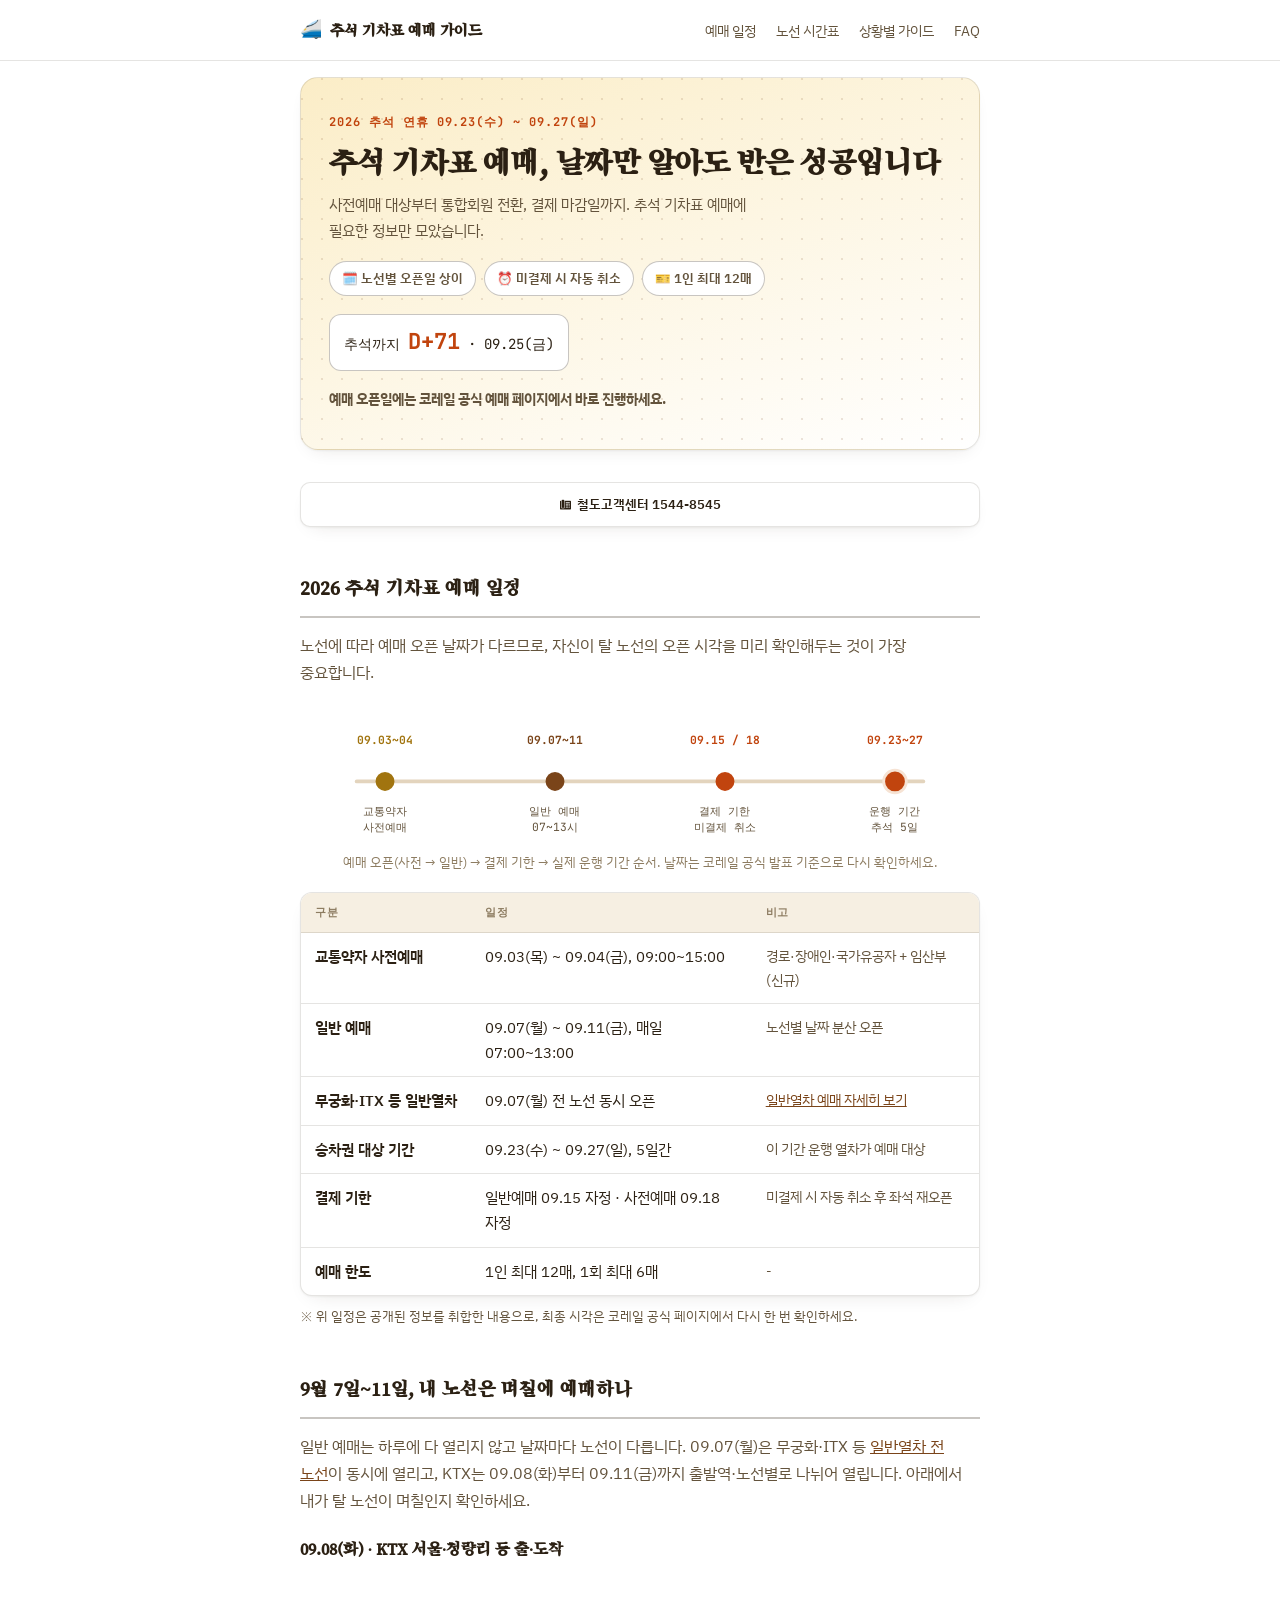
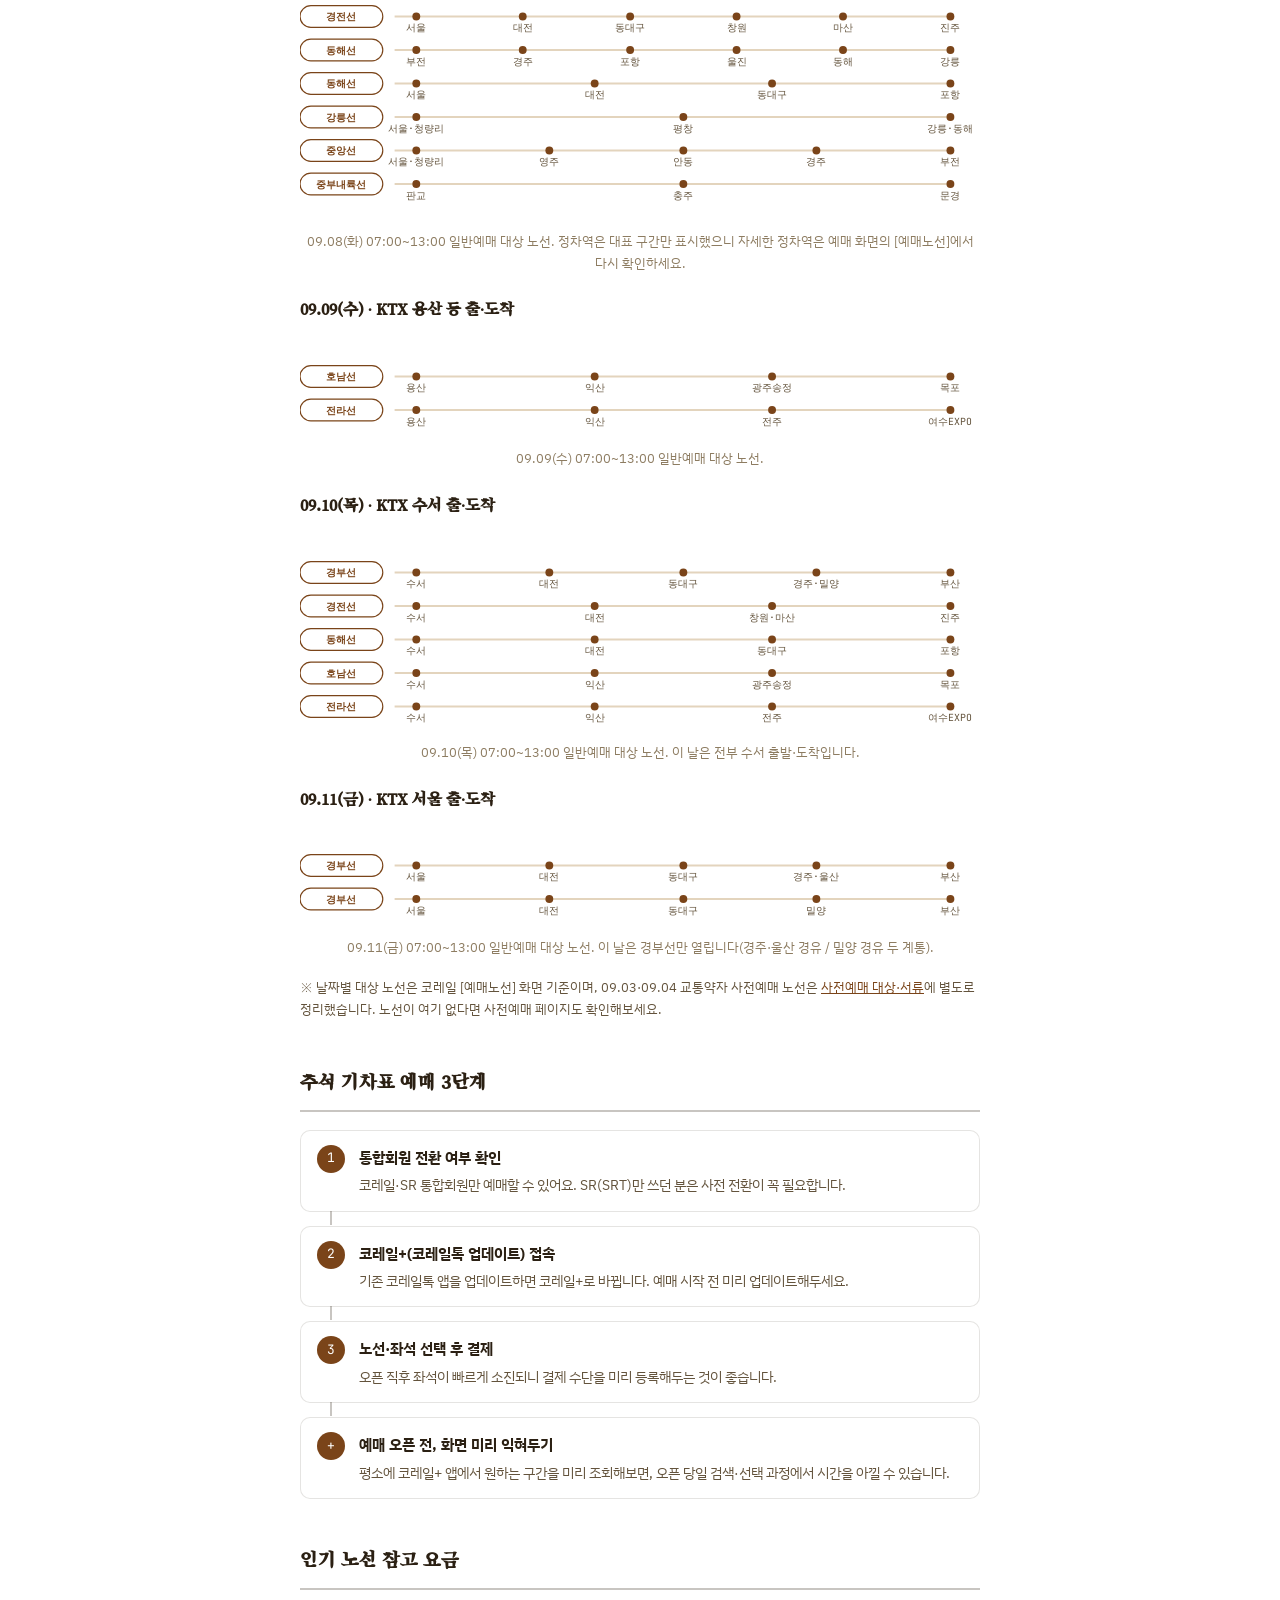
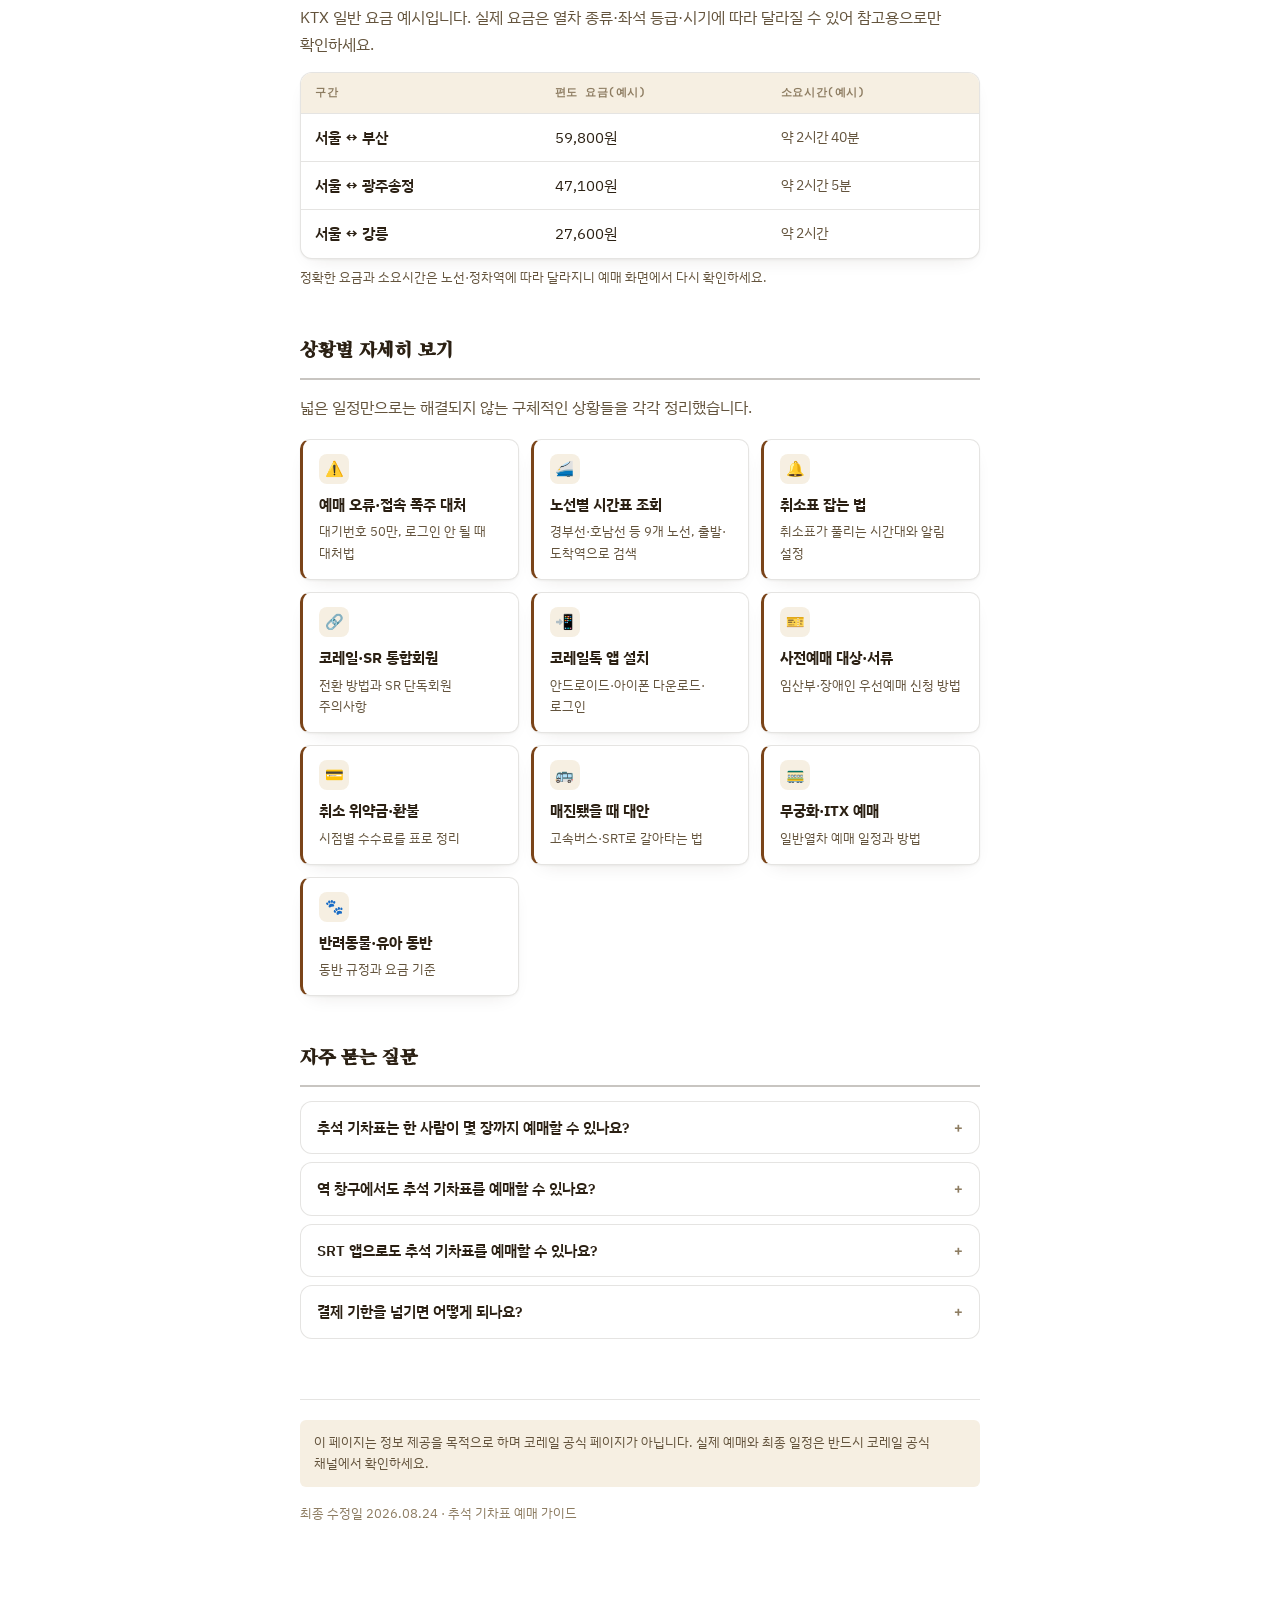
<file: index.html>
<!doctype html>
<html lang="ko">
<head>
<meta charset="UTF-8">
<meta name="viewport" content="width=device-width, initial-scale=1">
<title>2026 추석 기차표 예매 총정리 | 일정·방법·꿀팁</title>
<meta name="description" content="2026년 추석 기차표 예매 일정, 사전예매 대상, 통합회원 전환, 취소표 잡는 법까지 한 번에 정리했습니다.">
<link rel="canonical" href="https://ktx.zucca100.com/">
<meta name="robots" content="index,follow">
<meta name="naver-site-verification" content="a7feb17b45eee95991f97860eff9dbf93d3845fe" />
<meta name="google-site-verification" content="ylRZwQXQH9ZVegPDqDJGKHanYBIwb2fDMD_NWF917FI" />
<meta name="theme-color" content="#7a4419">
<meta property="og:type" content="website">
<meta property="og:site_name" content="추석 기차표 예매 가이드">
<meta property="og:locale" content="ko_KR">
<meta property="og:title" content="2026 추석 기차표 예매 총정리">
<meta property="og:description" content="2026년 추석 기차표 예매 일정, 사전예매 대상, 통합회원 전환, 취소표 잡는 법까지 한 번에 정리했습니다.">
<meta property="og:url" content="https://ktx.zucca100.com/">
<meta property="og:image" content="https://ktx.zucca100.com/assets/og-image.jpg">
<meta property="og:image:width" content="1200">
<meta property="og:image:height" content="630">
<meta property="og:image:alt" content="추석 기차표 예매 가이드">
<meta name="twitter:card" content="summary_large_image">
<meta name="twitter:title" content="2026 추석 기차표 예매 총정리">
<meta name="twitter:description" content="2026년 추석 기차표 예매 일정, 사전예매 대상, 통합회원 전환, 취소표 잡는 법까지 한 번에 정리했습니다.">
<meta name="twitter:image" content="https://ktx.zucca100.com/assets/og-image.jpg">
<link rel="icon" href="assets/favicon.svg" type="image/svg+xml">
<link rel="icon" href="assets/favicon.ico" sizes="any">
<link rel="apple-touch-icon" href="assets/apple-touch-icon.png">
<link rel="preconnect" href="https://fonts.googleapis.com">
<link rel="preconnect" href="https://fonts.gstatic.com" crossorigin>
<link href="https://fonts.googleapis.com/css2?family=Song+Myung&family=IBM+Plex+Sans+KR:wght@400;500;600;700&family=JetBrains+Mono:wght@400;600;700&display=swap" rel="stylesheet">
<link rel="stylesheet" href="assets/style.css">
<script src="assets/traffic-gate.js"></script>
</head>
<body>

<div class="topbar">
  <div class="topbar-inner">
    <a class="brand" href="/"><span class="flag">🚄</span>추석 기차표 예매 가이드</a>
    <nav>
      <a href="#schedule">예매 일정</a>
      <a href="timetable">노선 시간표</a>
      <a href="#guides">상황별 가이드</a>
      <a href="#faq">FAQ</a>
    </nav>
  </div>
</div>

<div class="wrap">

  <div class="hero">
    <div class="eyebrow">2026 추석 연휴 09.23(수) ~ 09.27(일)</div>
    <h1>추석 기차표 예매, 날짜만 알아도 반은 성공입니다</h1>
    <p>사전예매 대상부터 통합회원 전환, 결제 마감일까지. 추석 기차표 예매에 필요한 정보만 모았습니다.</p>
    <div class="hero-tags">
      <span class="tag">🗓️ 노선별 오픈일 상이</span>
      <span class="tag">⏰ 미결제 시 자동 취소</span>
      <span class="tag">🎫 1인 최대 12매</span>
    </div>
    <div class="dday" id="dday">
      <span>추석까지</span><b id="dday-num">D-32</b><span>· 09.25(금)</span>
    </div>
    <br>
    <p style="margin:0 0 4px;font-size:14px;"><strong>예매 오픈일에는 코레일 공식 예매 페이지에서 바로 진행하세요.</strong></p>
    <div class="btn-row" data-paid-only>
      <a class="cta" href="https://bt.korail.com/holiday/main" rel="noopener noreferrer sponsored">코레일 승차권 예매 페이지 열기 →</a>
      <a class="cta on-dark secondary" href="https://www.korail.com/ticket/guest/notice/25563" rel="noopener noreferrer sponsored">예매 전 이용환경 확인하기</a>
    </div>
  </div>

  <div class="quicklinks">
    <a href="https://apps.apple.com/kr/app/id1000558562" rel="noopener noreferrer sponsored" data-paid-only><span class="ic">📱</span>코레일+ (App Store)</a>
    <a href="https://play.google.com/store/apps/details?id=com.korail.talk" rel="noopener noreferrer sponsored" data-paid-only><span class="ic">🤖</span>코레일+ (Google Play)</a>
    <a href="tel:15448545"><span class="ic">☎</span>철도고객센터 1544-8545</a>
  </div>

  <section class="block" id="schedule">
    <h2>2026 추석 기차표 예매 일정</h2>
    <p>노선에 따라 예매 오픈 날짜가 다르므로, 자신이 탈 노선의 오픈 시각을 미리 확인해두는 것이 가장 중요합니다.</p>
    <figure class="figure">
      <svg viewBox="0 0 720 150" role="img" aria-labelledby="tl-title" xmlns="http://www.w3.org/2000/svg">
        <title id="tl-title">2026 추석 기차표 예매 일정 타임라인: 교통약자 사전예매 09.03~04, 일반예매 09.07~11, 결제기한 09.15/09.18, 운행기간 09.23~27</title>
        <line x1="60" y1="82" x2="660" y2="82" stroke="#e3d4bd" stroke-width="4" stroke-linecap="round"/>
        <g font-family="'JetBrains Mono',monospace" text-anchor="middle">
          <g>
            <circle cx="90" cy="82" r="10" fill="#a1740f"/>
            <text x="90" y="42" font-size="12" font-weight="700" fill="#a1740f">09.03~04</text>
            <text x="90" y="118" font-size="12" fill="#63533c">교통약자</text>
            <text x="90" y="134" font-size="12" fill="#63533c">사전예매</text>
          </g>
          <g>
            <circle cx="270" cy="82" r="10" fill="#7a4419"/>
            <text x="270" y="42" font-size="12" font-weight="700" fill="#7a4419">09.07~11</text>
            <text x="270" y="118" font-size="12" fill="#63533c">일반 예매</text>
            <text x="270" y="134" font-size="12" fill="#63533c">07~13시</text>
          </g>
          <g>
            <circle cx="450" cy="82" r="10" fill="#c1440e"/>
            <text x="450" y="42" font-size="12" font-weight="700" fill="#c1440e">09.15 / 18</text>
            <text x="450" y="118" font-size="12" fill="#63533c">결제 기한</text>
            <text x="450" y="134" font-size="12" fill="#63533c">미결제 취소</text>
          </g>
          <g>
            <circle cx="630" cy="82" r="12" fill="#c1440e" stroke="#f6e3d4" stroke-width="3"/>
            <text x="630" y="42" font-size="12" font-weight="700" fill="#c1440e">09.23~27</text>
            <text x="630" y="118" font-size="12" fill="#63533c">운행 기간</text>
            <text x="630" y="134" font-size="12" fill="#63533c">추석 5일</text>
          </g>
        </g>
      </svg>
      <figcaption>예매 오픈(사전 → 일반) → 결제 기한 → 실제 운행 기간 순서. 날짜는 코레일 공식 발표 기준으로 다시 확인하세요.</figcaption>
    </figure>
    <div class="tbl-wrap">
      <table class="facts">
        <thead><tr><th>구분</th><th>일정</th><th>비고</th></tr></thead>
        <tbody>
          <tr><td class="label">교통약자 사전예매</td><td>09.03(목) ~ 09.04(금), 09:00~15:00</td><td class="note">경로·장애인·국가유공자 + 임산부(신규)</td></tr>
          <tr><td class="label">일반 예매</td><td>09.07(월) ~ 09.11(금), 매일 07:00~13:00</td><td class="note">노선별 날짜 분산 오픈</td></tr>
          <tr><td class="label">무궁화·ITX 등 일반열차</td><td>09.07(월) 전 노선 동시 오픈</td><td class="note"><a href="general-train">일반열차 예매 자세히 보기</a></td></tr>
          <tr><td class="label">승차권 대상 기간</td><td>09.23(수) ~ 09.27(일), 5일간</td><td class="note">이 기간 운행 열차가 예매 대상</td></tr>
          <tr><td class="label">결제 기한</td><td>일반예매 09.15 자정 · 사전예매 09.18 자정</td><td class="note">미결제 시 자동 취소 후 좌석 재오픈</td></tr>
          <tr><td class="label">예매 한도</td><td>1인 최대 12매, 1회 최대 6매</td><td class="note">-</td></tr>
        </tbody>
      </table>
    </div>
    <p style="font-size:12.5px;margin-top:10px;">※ 위 일정은 공개된 정보를 취합한 내용으로, 최종 시각은 <a href="https://bt.korail.com/holiday/main" rel="noopener noreferrer sponsored" class="inline-link" data-paid-only>코레일 공식 페이지</a><span data-organic-only>코레일 공식 페이지</span>에서 다시 한 번 확인하세요.</p>
  </section>

  <section class="block" id="general-route-dates">
    <h2>9월 7일~11일, 내 노선은 며칠에 예매하나</h2>
    <p>
      일반 예매는 하루에 다 열리지 않고 날짜마다 노선이 다릅니다. 09.07(월)은 무궁화·ITX 등
      <a href="general-train">일반열차 전 노선</a>이 동시에 열리고, KTX는 09.08(화)부터 09.11(금)까지
      출발역·노선별로 나뉘어 열립니다. 아래에서 내가 탈 노선이 며칠인지 확인하세요.
    </p>

    <h3>09.08(화) · KTX 서울·청량리 등 출·도착</h3>
    <figure class="figure">
      <svg viewBox="0 0 690 245" role="img" aria-labelledby="gb8-title" xmlns="http://www.w3.org/2000/svg">
        <title id="gb8-title">9월 8일(화) 일반예매 대상 노선: 경전선, 동해선(2개 구간), 강릉선, 중앙선, 중부내륙선</title>
        <g font-family="'JetBrains Mono',monospace">
          <g>
            <line x1="96" y1="34" x2="660" y2="34" stroke="#e3d4bd" stroke-width="2"/>
            <circle cx="118" cy="34" r="4" fill="#7a4419"/><circle cx="226" cy="34" r="4" fill="#7a4419"/><circle cx="335" cy="34" r="4" fill="#7a4419"/><circle cx="443" cy="34" r="4" fill="#7a4419"/><circle cx="551" cy="34" r="4" fill="#7a4419"/><circle cx="660" cy="34" r="4" fill="#7a4419"/>
            <rect x="0" y="23" width="84" height="22" rx="11" fill="#fff" stroke="#7a4419" stroke-width="1.2"/>
            <text x="42" y="38" text-anchor="middle" font-size="10.5" font-weight="700" fill="#7a4419">경전선</text>
            <g text-anchor="middle" font-size="10" fill="#63533c">
              <text x="118" y="49">서울</text><text x="226" y="49">대전</text><text x="335" y="49">동대구</text><text x="443" y="49">창원</text><text x="551" y="49">마산</text><text x="660" y="49">진주</text>
            </g>
          </g>
          <g>
            <line x1="96" y1="68" x2="660" y2="68" stroke="#e3d4bd" stroke-width="2"/>
            <circle cx="118" cy="68" r="4" fill="#7a4419"/><circle cx="226" cy="68" r="4" fill="#7a4419"/><circle cx="335" cy="68" r="4" fill="#7a4419"/><circle cx="443" cy="68" r="4" fill="#7a4419"/><circle cx="551" cy="68" r="4" fill="#7a4419"/><circle cx="660" cy="68" r="4" fill="#7a4419"/>
            <rect x="0" y="57" width="84" height="22" rx="11" fill="#fff" stroke="#7a4419" stroke-width="1.2"/>
            <text x="42" y="72" text-anchor="middle" font-size="10.5" font-weight="700" fill="#7a4419">동해선</text>
            <g text-anchor="middle" font-size="10" fill="#63533c">
              <text x="118" y="83">부전</text><text x="226" y="83">경주</text><text x="335" y="83">포항</text><text x="443" y="83">울진</text><text x="551" y="83">동해</text><text x="660" y="83">강릉</text>
            </g>
          </g>
          <g>
            <line x1="96" y1="102" x2="660" y2="102" stroke="#e3d4bd" stroke-width="2"/>
            <circle cx="118" cy="102" r="4" fill="#7a4419"/><circle cx="299" cy="102" r="4" fill="#7a4419"/><circle cx="479" cy="102" r="4" fill="#7a4419"/><circle cx="660" cy="102" r="4" fill="#7a4419"/>
            <rect x="0" y="91" width="84" height="22" rx="11" fill="#fff" stroke="#7a4419" stroke-width="1.2"/>
            <text x="42" y="106" text-anchor="middle" font-size="10.5" font-weight="700" fill="#7a4419">동해선</text>
            <g text-anchor="middle" font-size="10" fill="#63533c">
              <text x="118" y="117">서울</text><text x="299" y="117">대전</text><text x="479" y="117">동대구</text><text x="660" y="117">포항</text>
            </g>
          </g>
          <g>
            <line x1="96" y1="136" x2="660" y2="136" stroke="#e3d4bd" stroke-width="2"/>
            <circle cx="118" cy="136" r="4" fill="#7a4419"/><circle cx="389" cy="136" r="4" fill="#7a4419"/><circle cx="660" cy="136" r="4" fill="#7a4419"/>
            <rect x="0" y="125" width="84" height="22" rx="11" fill="#fff" stroke="#7a4419" stroke-width="1.2"/>
            <text x="42" y="140" text-anchor="middle" font-size="10.5" font-weight="700" fill="#7a4419">강릉선</text>
            <g text-anchor="middle" font-size="10" fill="#63533c">
              <text x="118" y="151">서울·청량리</text><text x="389" y="151">평창</text><text x="660" y="151">강릉·동해</text>
            </g>
          </g>
          <g>
            <line x1="96" y1="170" x2="660" y2="170" stroke="#e3d4bd" stroke-width="2"/>
            <circle cx="118" cy="170" r="4" fill="#7a4419"/><circle cx="253" cy="170" r="4" fill="#7a4419"/><circle cx="389" cy="170" r="4" fill="#7a4419"/><circle cx="524" cy="170" r="4" fill="#7a4419"/><circle cx="660" cy="170" r="4" fill="#7a4419"/>
            <rect x="0" y="159" width="84" height="22" rx="11" fill="#fff" stroke="#7a4419" stroke-width="1.2"/>
            <text x="42" y="174" text-anchor="middle" font-size="10.5" font-weight="700" fill="#7a4419">중앙선</text>
            <g text-anchor="middle" font-size="10" fill="#63533c">
              <text x="118" y="185">서울·청량리</text><text x="253" y="185">영주</text><text x="389" y="185">안동</text><text x="524" y="185">경주</text><text x="660" y="185">부전</text>
            </g>
          </g>
          <g>
            <line x1="96" y1="204" x2="660" y2="204" stroke="#e3d4bd" stroke-width="2"/>
            <circle cx="118" cy="204" r="4" fill="#7a4419"/><circle cx="389" cy="204" r="4" fill="#7a4419"/><circle cx="660" cy="204" r="4" fill="#7a4419"/>
            <rect x="0" y="193" width="84" height="22" rx="11" fill="#fff" stroke="#7a4419" stroke-width="1.2"/>
            <text x="42" y="208" text-anchor="middle" font-size="10.5" font-weight="700" fill="#7a4419">중부내륙선</text>
            <g text-anchor="middle" font-size="10" fill="#63533c">
              <text x="118" y="219">판교</text><text x="389" y="219">충주</text><text x="660" y="219">문경</text>
            </g>
          </g>
        </g>
      </svg>
      <figcaption>09.08(화) 07:00~13:00 일반예매 대상 노선. 정차역은 대표 구간만 표시했으니 자세한 정차역은 예매 화면의 [예매노선]에서 다시 확인하세요.</figcaption>
    </figure>

    <h3>09.09(수) · KTX 용산 등 출·도착</h3>
    <figure class="figure">
      <svg viewBox="0 0 690 100" role="img" aria-labelledby="gb9-title" xmlns="http://www.w3.org/2000/svg">
        <title id="gb9-title">9월 9일(수) 일반예매 대상 노선: 호남선, 전라선</title>
        <g font-family="'JetBrains Mono',monospace">
          <g>
            <line x1="96" y1="34" x2="660" y2="34" stroke="#e3d4bd" stroke-width="2"/>
            <circle cx="118" cy="34" r="4" fill="#7a4419"/><circle cx="299" cy="34" r="4" fill="#7a4419"/><circle cx="479" cy="34" r="4" fill="#7a4419"/><circle cx="660" cy="34" r="4" fill="#7a4419"/>
            <rect x="0" y="23" width="84" height="22" rx="11" fill="#fff" stroke="#7a4419" stroke-width="1.2"/>
            <text x="42" y="38" text-anchor="middle" font-size="10.5" font-weight="700" fill="#7a4419">호남선</text>
            <g text-anchor="middle" font-size="10" fill="#63533c">
              <text x="118" y="49">용산</text><text x="299" y="49">익산</text><text x="479" y="49">광주송정</text><text x="660" y="49">목포</text>
            </g>
          </g>
          <g>
            <line x1="96" y1="68" x2="660" y2="68" stroke="#e3d4bd" stroke-width="2"/>
            <circle cx="118" cy="68" r="4" fill="#7a4419"/><circle cx="299" cy="68" r="4" fill="#7a4419"/><circle cx="479" cy="68" r="4" fill="#7a4419"/><circle cx="660" cy="68" r="4" fill="#7a4419"/>
            <rect x="0" y="57" width="84" height="22" rx="11" fill="#fff" stroke="#7a4419" stroke-width="1.2"/>
            <text x="42" y="72" text-anchor="middle" font-size="10.5" font-weight="700" fill="#7a4419">전라선</text>
            <g text-anchor="middle" font-size="10" fill="#63533c">
              <text x="118" y="83">용산</text><text x="299" y="83">익산</text><text x="479" y="83">전주</text><text x="660" y="83">여수EXPO</text>
            </g>
          </g>
        </g>
      </svg>
      <figcaption>09.09(수) 07:00~13:00 일반예매 대상 노선.</figcaption>
    </figure>

    <h3>09.10(목) · KTX 수서 출·도착</h3>
    <figure class="figure">
      <svg viewBox="0 0 690 200" role="img" aria-labelledby="gb10-title" xmlns="http://www.w3.org/2000/svg">
        <title id="gb10-title">9월 10일(목) 일반예매 대상 노선: 경부선, 경전선, 동해선, 호남선, 전라선(모두 수서 출발)</title>
        <g font-family="'JetBrains Mono',monospace">
          <g>
            <line x1="96" y1="34" x2="660" y2="34" stroke="#e3d4bd" stroke-width="2"/>
            <circle cx="118" cy="34" r="4" fill="#7a4419"/><circle cx="253" cy="34" r="4" fill="#7a4419"/><circle cx="389" cy="34" r="4" fill="#7a4419"/><circle cx="524" cy="34" r="4" fill="#7a4419"/><circle cx="660" cy="34" r="4" fill="#7a4419"/>
            <rect x="0" y="23" width="84" height="22" rx="11" fill="#fff" stroke="#7a4419" stroke-width="1.2"/>
            <text x="42" y="38" text-anchor="middle" font-size="10.5" font-weight="700" fill="#7a4419">경부선</text>
            <g text-anchor="middle" font-size="10" fill="#63533c">
              <text x="118" y="49">수서</text><text x="253" y="49">대전</text><text x="389" y="49">동대구</text><text x="524" y="49">경주·밀양</text><text x="660" y="49">부산</text>
            </g>
          </g>
          <g>
            <line x1="96" y1="68" x2="660" y2="68" stroke="#e3d4bd" stroke-width="2"/>
            <circle cx="118" cy="68" r="4" fill="#7a4419"/><circle cx="299" cy="68" r="4" fill="#7a4419"/><circle cx="479" cy="68" r="4" fill="#7a4419"/><circle cx="660" cy="68" r="4" fill="#7a4419"/>
            <rect x="0" y="57" width="84" height="22" rx="11" fill="#fff" stroke="#7a4419" stroke-width="1.2"/>
            <text x="42" y="72" text-anchor="middle" font-size="10.5" font-weight="700" fill="#7a4419">경전선</text>
            <g text-anchor="middle" font-size="10" fill="#63533c">
              <text x="118" y="83">수서</text><text x="299" y="83">대전</text><text x="479" y="83">창원·마산</text><text x="660" y="83">진주</text>
            </g>
          </g>
          <g>
            <line x1="96" y1="102" x2="660" y2="102" stroke="#e3d4bd" stroke-width="2"/>
            <circle cx="118" cy="102" r="4" fill="#7a4419"/><circle cx="299" cy="102" r="4" fill="#7a4419"/><circle cx="479" cy="102" r="4" fill="#7a4419"/><circle cx="660" cy="102" r="4" fill="#7a4419"/>
            <rect x="0" y="91" width="84" height="22" rx="11" fill="#fff" stroke="#7a4419" stroke-width="1.2"/>
            <text x="42" y="106" text-anchor="middle" font-size="10.5" font-weight="700" fill="#7a4419">동해선</text>
            <g text-anchor="middle" font-size="10" fill="#63533c">
              <text x="118" y="117">수서</text><text x="299" y="117">대전</text><text x="479" y="117">동대구</text><text x="660" y="117">포항</text>
            </g>
          </g>
          <g>
            <line x1="96" y1="136" x2="660" y2="136" stroke="#e3d4bd" stroke-width="2"/>
            <circle cx="118" cy="136" r="4" fill="#7a4419"/><circle cx="299" cy="136" r="4" fill="#7a4419"/><circle cx="479" cy="136" r="4" fill="#7a4419"/><circle cx="660" cy="136" r="4" fill="#7a4419"/>
            <rect x="0" y="125" width="84" height="22" rx="11" fill="#fff" stroke="#7a4419" stroke-width="1.2"/>
            <text x="42" y="140" text-anchor="middle" font-size="10.5" font-weight="700" fill="#7a4419">호남선</text>
            <g text-anchor="middle" font-size="10" fill="#63533c">
              <text x="118" y="151">수서</text><text x="299" y="151">익산</text><text x="479" y="151">광주송정</text><text x="660" y="151">목포</text>
            </g>
          </g>
          <g>
            <line x1="96" y1="170" x2="660" y2="170" stroke="#e3d4bd" stroke-width="2"/>
            <circle cx="118" cy="170" r="4" fill="#7a4419"/><circle cx="299" cy="170" r="4" fill="#7a4419"/><circle cx="479" cy="170" r="4" fill="#7a4419"/><circle cx="660" cy="170" r="4" fill="#7a4419"/>
            <rect x="0" y="159" width="84" height="22" rx="11" fill="#fff" stroke="#7a4419" stroke-width="1.2"/>
            <text x="42" y="174" text-anchor="middle" font-size="10.5" font-weight="700" fill="#7a4419">전라선</text>
            <g text-anchor="middle" font-size="10" fill="#63533c">
              <text x="118" y="185">수서</text><text x="299" y="185">익산</text><text x="479" y="185">전주</text><text x="660" y="185">여수EXPO</text>
            </g>
          </g>
        </g>
      </svg>
      <figcaption>09.10(목) 07:00~13:00 일반예매 대상 노선. 이 날은 전부 수서 출발·도착입니다.</figcaption>
    </figure>

    <h3>09.11(금) · KTX 서울 출·도착</h3>
    <figure class="figure">
      <svg viewBox="0 0 690 100" role="img" aria-labelledby="gb11-title" xmlns="http://www.w3.org/2000/svg">
        <title id="gb11-title">9월 11일(금) 일반예매 대상 노선: 경부선(경주·울산 경유 / 밀양 경유 2개 계통)</title>
        <g font-family="'JetBrains Mono',monospace">
          <g>
            <line x1="96" y1="34" x2="660" y2="34" stroke="#e3d4bd" stroke-width="2"/>
            <circle cx="118" cy="34" r="4" fill="#7a4419"/><circle cx="253" cy="34" r="4" fill="#7a4419"/><circle cx="389" cy="34" r="4" fill="#7a4419"/><circle cx="524" cy="34" r="4" fill="#7a4419"/><circle cx="660" cy="34" r="4" fill="#7a4419"/>
            <rect x="0" y="23" width="84" height="22" rx="11" fill="#fff" stroke="#7a4419" stroke-width="1.2"/>
            <text x="42" y="38" text-anchor="middle" font-size="10.5" font-weight="700" fill="#7a4419">경부선</text>
            <g text-anchor="middle" font-size="10" fill="#63533c">
              <text x="118" y="49">서울</text><text x="253" y="49">대전</text><text x="389" y="49">동대구</text><text x="524" y="49">경주·울산</text><text x="660" y="49">부산</text>
            </g>
          </g>
          <g>
            <line x1="96" y1="68" x2="660" y2="68" stroke="#e3d4bd" stroke-width="2"/>
            <circle cx="118" cy="68" r="4" fill="#7a4419"/><circle cx="253" cy="68" r="4" fill="#7a4419"/><circle cx="389" cy="68" r="4" fill="#7a4419"/><circle cx="524" cy="68" r="4" fill="#7a4419"/><circle cx="660" cy="68" r="4" fill="#7a4419"/>
            <rect x="0" y="57" width="84" height="22" rx="11" fill="#fff" stroke="#7a4419" stroke-width="1.2"/>
            <text x="42" y="72" text-anchor="middle" font-size="10.5" font-weight="700" fill="#7a4419">경부선</text>
            <g text-anchor="middle" font-size="10" fill="#63533c">
              <text x="118" y="83">서울</text><text x="253" y="83">대전</text><text x="389" y="83">동대구</text><text x="524" y="83">밀양</text><text x="660" y="83">부산</text>
            </g>
          </g>
        </g>
      </svg>
      <figcaption>09.11(금) 07:00~13:00 일반예매 대상 노선. 이 날은 경부선만 열립니다(경주·울산 경유 / 밀양 경유 두 계통).</figcaption>
    </figure>

    <p style="font-size:12.5px;">※ 날짜별 대상 노선은 코레일 [예매노선] 화면 기준이며, 09.03·09.04 교통약자 사전예매 노선은 <a href="priority-booking">사전예매 대상·서류</a>에 별도로 정리했습니다. 노선이 여기 없다면 사전예매 페이지도 확인해보세요.</p>
  </section>

  <div class="ad-slot" data-paid-only>
    <span class="ad-label">광고</span>
    <ins class="adsbygoogle"
         style="display:block"
         data-ad-client="ca-pub-9196149361612087"
         data-ad-slot="8085639039"
         data-ad-format="auto"
         data-full-width-responsive="true"></ins>
    <script>
      if (document.documentElement.classList.contains('is-paid')) {
        (adsbygoogle = window.adsbygoogle || []).push({});
      }
    </script>
  </div>

  <section class="block">
    <h2>추석 기차표 예매 3단계</h2>
    <div class="steps">
      <div class="step"><span class="n">1</span><div><div class="t">통합회원 전환 여부 확인</div><div class="d">코레일·SR 통합회원만 예매할 수 있어요. SR(SRT)만 쓰던 분은 사전 전환이 꼭 필요합니다.</div></div></div>
      <div class="step"><span class="n">2</span><div><div class="t">코레일+(코레일톡 업데이트) 접속</div><div class="d">기존 코레일톡 앱을 업데이트하면 코레일+로 바뀝니다. 예매 시작 전 미리 업데이트해두세요.</div></div></div>
      <div class="step"><span class="n">3</span><div><div class="t">노선·좌석 선택 후 결제</div><div class="d">오픈 직후 좌석이 빠르게 소진되니 결제 수단을 미리 등록해두는 것이 좋습니다.</div></div></div>
      <div class="step"><span class="n">+</span><div><div class="t">예매 오픈 전, 화면 미리 익혀두기</div><div class="d">평소에 코레일+ 앱에서 원하는 구간을 미리 조회해보면, 오픈 당일 검색·선택 과정에서 시간을 아낄 수 있습니다.</div></div></div>
    </div>
  </section>

  <section class="block">
    <h2>인기 노선 참고 요금</h2>
    <p>KTX 일반 요금 예시입니다. 실제 요금은 열차 종류·좌석 등급·시기에 따라 달라질 수 있어 참고용으로만 확인하세요.</p>
    <div class="tbl-wrap">
      <table class="facts">
        <thead><tr><th>구간</th><th>편도 요금(예시)</th><th>소요시간(예시)</th></tr></thead>
        <tbody>
          <tr><td class="label">서울 ↔ 부산</td><td>59,800원</td><td class="note">약 2시간 40분</td></tr>
          <tr><td class="label">서울 ↔ 광주송정</td><td>47,100원</td><td class="note">약 2시간 5분</td></tr>
          <tr><td class="label">서울 ↔ 강릉</td><td>27,600원</td><td class="note">약 2시간</td></tr>
        </tbody>
      </table>
    </div>
    <p style="font-size:12.5px;margin-top:8px;">정확한 요금과 소요시간은 노선·정차역에 따라 달라지니 예매 화면에서 다시 확인하세요.</p>
  </section>

  <section class="block" id="guides">
    <h2>상황별 자세히 보기</h2>
    <p>넓은 일정만으로는 해결되지 않는 구체적인 상황들을 각각 정리했습니다.</p>
    <div class="grid">
      <a class="gcard" href="booking-error"><span class="gi">⚠️</span><div class="t">예매 오류·접속 폭주 대처</div><div class="d">대기번호 50만, 로그인 안 될 때 대처법</div></a>
      <a class="gcard" href="timetable"><span class="gi">🚄</span><div class="t">노선별 시간표 조회</div><div class="d">경부선·호남선 등 9개 노선, 출발·도착역으로 검색</div></a>
      <a class="gcard" href="cancel-ticket"><span class="gi">🔔</span><div class="t">취소표 잡는 법</div><div class="d">취소표가 풀리는 시간대와 알림 설정</div></a>
      <a class="gcard" href="member-integration"><span class="gi">🔗</span><div class="t">코레일·SR 통합회원</div><div class="d">전환 방법과 SR 단독회원 주의사항</div></a>
      <a class="gcard" href="korailtalk-install"><span class="gi">📲</span><div class="t">코레일톡 앱 설치</div><div class="d">안드로이드·아이폰 다운로드·로그인</div></a>
      <a class="gcard" href="priority-booking"><span class="gi">🎫</span><div class="t">사전예매 대상·서류</div><div class="d">임산부·장애인 우선예매 신청 방법</div></a>
      <a class="gcard" href="refund-penalty"><span class="gi">💳</span><div class="t">취소 위약금·환불</div><div class="d">시점별 수수료를 표로 정리</div></a>
      <a class="gcard" href="alternative-transport"><span class="gi">🚌</span><div class="t">매진됐을 때 대안</div><div class="d">고속버스·SRT로 갈아타는 법</div></a>
      <a class="gcard" href="general-train"><span class="gi">🚃</span><div class="t">무궁화·ITX 예매</div><div class="d">일반열차 예매 일정과 방법</div></a>
      <a class="gcard" href="pet-child"><span class="gi">🐾</span><div class="t">반려동물·유아 동반</div><div class="d">동반 규정과 요금 기준</div></a>
    </div>
  </section>


  <section class="block" id="faq">
    <h2>자주 묻는 질문</h2>
    <div class="faq">
      <details>
        <summary>추석 기차표는 한 사람이 몇 장까지 예매할 수 있나요?</summary>
        <div class="a">1인 최대 12매, 한 번에 예매할 수 있는 매수는 최대 6매입니다.</div>
      </details>
      <details>
        <summary>역 창구에서도 추석 기차표를 예매할 수 있나요?</summary>
        <div class="a">명절 특별수송기간에는 역 창구 예매를 별도로 열지 않으며, 코레일 홈페이지·코레일+ 앱·철도고객센터(1544-8545) 전화 예매만 가능합니다.</div>
      </details>
      <details>
        <summary>SRT 앱으로도 추석 기차표를 예매할 수 있나요?</summary>
        <div class="a">코레일·SR 통합 이후에는 SR 앱 단독이 아니라 통합회원 전환을 마쳐야 코레일+·코레일톡·SRT 앱 어디서든 양사 열차를 예매할 수 있습니다. 자세한 내용은 <a href="member-integration">통합회원 전환 안내</a>를 확인하세요.</div>
      </details>
      <details>
        <summary>결제 기한을 넘기면 어떻게 되나요?</summary>
        <div class="a">일반예매분은 09.15 자정, 사전예매분은 09.18 자정까지 결제하지 않으면 예약이 자동 취소되고 좌석이 다시 풀립니다.</div>
      </details>
    </div>
  </section>

  <footer class="pagefoot">
    <div class="disclaimer">이 페이지는 정보 제공을 목적으로 하며 코레일 공식 페이지가 아닙니다. 실제 예매와 최종 일정은 반드시 <a href="https://bt.korail.com/holiday/main" rel="noopener noreferrer sponsored" data-paid-only>코레일 공식 채널</a><span data-organic-only>코레일 공식 채널</span>에서 확인하세요.</div>
    <p>최종 수정일 2026.08.24 · 추석 기차표 예매 가이드</p>
  </footer>

</div>

<script>
(function(){
  var target = new Date("2026-09-25T00:00:00+09:00").getTime();
  var el = document.getElementById("dday-num");
  function tick(){
    var now = new Date().getTime();
    var diff = Math.ceil((target - now) / 86400000);
    el.textContent = diff > 0 ? ("D-" + diff) : (diff === 0 ? "D-DAY" : ("D+" + Math.abs(diff)));
  }
  tick();
})();
</script>

</body>
</html>
</file>
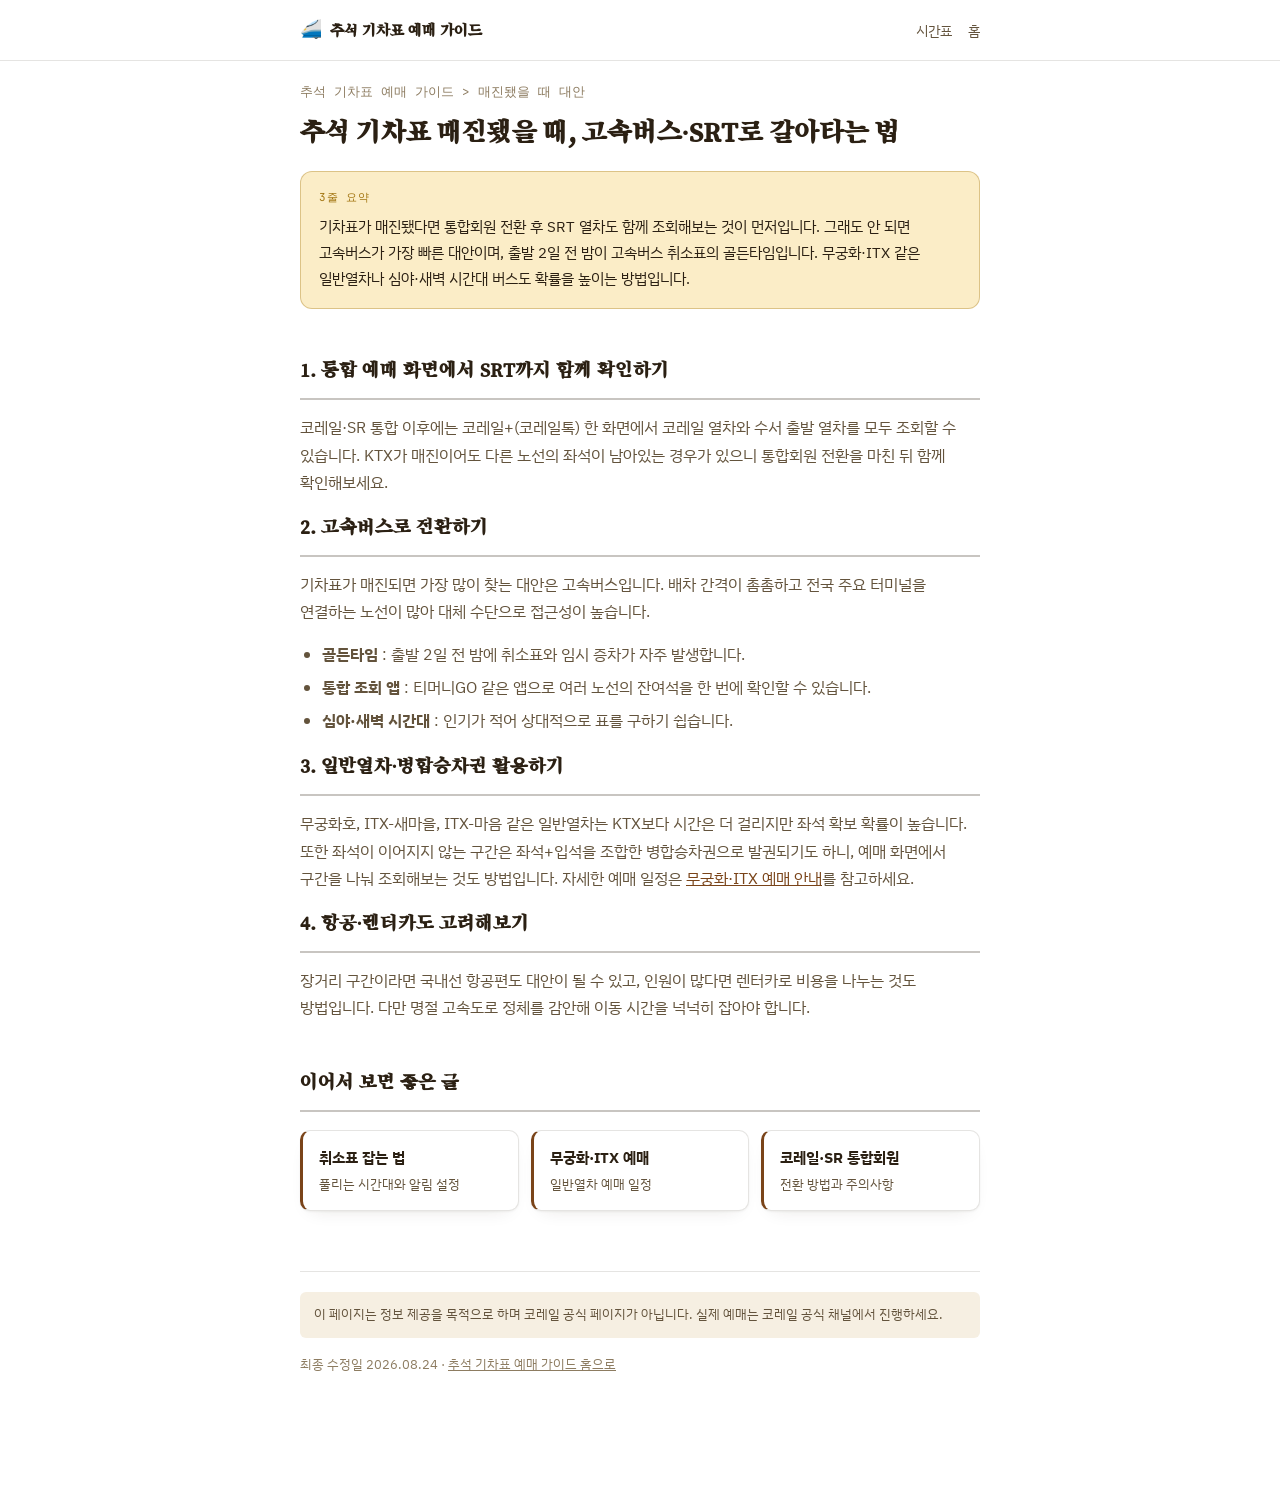
<file: alternative-transport.html>
<!doctype html>
<html lang="ko">
<head>
<meta charset="UTF-8">
<meta name="viewport" content="width=device-width, initial-scale=1">
<title>추석 기차표 매진됐을 때, 고속버스·SRT로 갈아타는 법</title>
<meta name="description" content="추석 기차표가 매진됐을 때 고속버스, SRT, 일반열차 등 대체 교통수단을 확보하는 방법을 정리했습니다.">
<link rel="canonical" href="https://ktx.zucca100.com/alternative-transport">
<meta name="robots" content="index,follow">
<meta name="naver-site-verification" content="a7feb17b45eee95991f97860eff9dbf93d3845fe" />
<meta name="google-site-verification" content="ylRZwQXQH9ZVegPDqDJGKHanYBIwb2fDMD_NWF917FI" />
<meta name="theme-color" content="#7a4419">
<meta property="og:type" content="website">
<meta property="og:site_name" content="추석 기차표 예매 가이드">
<meta property="og:locale" content="ko_KR">
<meta property="og:title" content="추석 기차표 매진됐을 때, 고속버스·SRT로 갈아타는 법">
<meta property="og:description" content="추석 기차표가 매진됐을 때 고속버스, SRT, 일반열차 등 대체 교통수단을 확보하는 방법을 정리했습니다.">
<meta property="og:url" content="https://ktx.zucca100.com/alternative-transport">
<meta property="og:image" content="https://ktx.zucca100.com/assets/og-image.jpg">
<meta property="og:image:width" content="1200">
<meta property="og:image:height" content="630">
<meta property="og:image:alt" content="추석 기차표 예매 가이드">
<meta name="twitter:card" content="summary_large_image">
<meta name="twitter:title" content="추석 기차표 매진됐을 때, 고속버스·SRT로 갈아타는 법">
<meta name="twitter:description" content="추석 기차표가 매진됐을 때 고속버스, SRT, 일반열차 등 대체 교통수단을 확보하는 방법을 정리했습니다.">
<meta name="twitter:image" content="https://ktx.zucca100.com/assets/og-image.jpg">
<link rel="icon" href="assets/favicon.svg" type="image/svg+xml">
<link rel="icon" href="assets/favicon.ico" sizes="any">
<link rel="apple-touch-icon" href="assets/apple-touch-icon.png">
<link rel="preconnect" href="https://fonts.googleapis.com">
<link rel="preconnect" href="https://fonts.gstatic.com" crossorigin>
<link href="https://fonts.googleapis.com/css2?family=Song+Myung&family=IBM+Plex+Sans+KR:wght@400;500;600;700&family=JetBrains+Mono:wght@400;600;700&display=swap" rel="stylesheet">
<link rel="stylesheet" href="assets/style.css">
<script src="assets/traffic-gate.js"></script>
</head>
<body>

<div class="topbar">
  <div class="topbar-inner">
    <a class="brand" href="/"><span class="flag">🚄</span>추석 기차표 예매 가이드</a>
    <nav><a href="timetable">시간표</a><a href="/">홈</a></nav>
  </div>
</div>

<div class="wrap">
  <div class="crumb"><a href="/">추석 기차표 예매 가이드</a> &gt; 매진됐을 때 대안</div>

  <div class="pagehead">
    <h1>추석 기차표 매진됐을 때, 고속버스·SRT로 갈아타는 법</h1>
  </div>

  <div class="snippet">
    <span class="label">3줄 요약</span>
    기차표가 매진됐다면 통합회원 전환 후 SRT 열차도 함께 조회해보는 것이 먼저입니다. 그래도 안 되면
    고속버스가 가장 빠른 대안이며, 출발 2일 전 밤이 고속버스 취소표의 골든타임입니다. 무궁화·ITX 같은
    일반열차나 심야·새벽 시간대 버스도 확률을 높이는 방법입니다.
  </div>

  <section class="block">
    <h2>1. 통합 예매 화면에서 SRT까지 함께 확인하기</h2>
    <p>
      코레일·SR 통합 이후에는 코레일+(코레일톡) 한 화면에서 코레일 열차와 수서 출발 열차를 모두 조회할 수
      있습니다. KTX가 매진이어도 다른 노선의 좌석이 남아있는 경우가 있으니 통합회원 전환을 마친 뒤 함께
      확인해보세요.
    </p>
    <div class="btn-row">
      <a class="cta small" href="https://bt.korail.com/holiday/main" rel="noopener noreferrer sponsored" data-paid-only>통합 예매 페이지 열기</a>
    </div>

    <h2>2. 고속버스로 전환하기</h2>
    <p>
      기차표가 매진되면 가장 많이 찾는 대안은 고속버스입니다. 배차 간격이 촘촘하고 전국 주요 터미널을
      연결하는 노선이 많아 대체 수단으로 접근성이 높습니다.
    </p>
    <ul>
      <li><strong>골든타임</strong> : 출발 2일 전 밤에 취소표와 임시 증차가 자주 발생합니다.</li>
      <li><strong>통합 조회 앱</strong> : 티머니GO 같은 앱으로 여러 노선의 잔여석을 한 번에 확인할 수 있습니다.</li>
      <li><strong>심야·새벽 시간대</strong> : 인기가 적어 상대적으로 표를 구하기 쉽습니다.</li>
    </ul>
    <div class="btn-row">
      <a class="cta small" href="https://www.kobus.co.kr" rel="noopener noreferrer sponsored" data-paid-only>고속버스통합예매(코버스) 바로가기</a>
      <a class="cta outline small" href="https://txbus.t-money.co.kr/main.do" rel="noopener noreferrer sponsored" data-paid-only>시외버스 통합예매 바로가기</a>
    </div>

    <h2>3. 일반열차·병합승차권 활용하기</h2>
    <p>
      무궁화호, ITX-새마을, ITX-마음 같은 일반열차는 KTX보다 시간은 더 걸리지만 좌석 확보 확률이 높습니다.
      또한 좌석이 이어지지 않는 구간은 좌석+입석을 조합한 병합승차권으로 발권되기도 하니, 예매 화면에서
      구간을 나눠 조회해보는 것도 방법입니다. 자세한 예매 일정은 <a href="general-train">무궁화·ITX 예매 안내</a>를
      참고하세요.
    </p>

    <div class="ad-slot" data-paid-only>
      <span class="ad-label">광고</span>
      <ins class="adsbygoogle"
           style="display:block"
           data-ad-client="ca-pub-9196149361612087"
           data-ad-slot="8085639039"
           data-ad-format="auto"
           data-full-width-responsive="true"></ins>
      <script>
        if (document.documentElement.classList.contains('is-paid')) {
          (adsbygoogle = window.adsbygoogle || []).push({});
        }
      </script>
    </div>

    <h2>4. 항공·렌터카도 고려해보기</h2>
    <p>
      장거리 구간이라면 국내선 항공편도 대안이 될 수 있고, 인원이 많다면 렌터카로 비용을 나누는 것도
      방법입니다. 다만 명절 고속도로 정체를 감안해 이동 시간을 넉넉히 잡아야 합니다.
    </p>
  </section>


  <section class="block">
    <h2>이어서 보면 좋은 글</h2>
    <div class="grid">
      <a class="gcard" href="cancel-ticket"><div class="t">취소표 잡는 법</div><div class="d">풀리는 시간대와 알림 설정</div></a>
      <a class="gcard" href="general-train"><div class="t">무궁화·ITX 예매</div><div class="d">일반열차 예매 일정</div></a>
      <a class="gcard" href="member-integration"><div class="t">코레일·SR 통합회원</div><div class="d">전환 방법과 주의사항</div></a>
    </div>
  </section>

  <footer class="pagefoot">
    <div class="disclaimer">이 페이지는 정보 제공을 목적으로 하며 코레일 공식 페이지가 아닙니다. 실제 예매는 <a href="https://bt.korail.com/holiday/main" rel="noopener noreferrer sponsored" data-paid-only>코레일 공식 채널</a><span data-organic-only>코레일 공식 채널</span>에서 진행하세요.</div>
    <p>최종 수정일 2026.08.24 · <a href="/">추석 기차표 예매 가이드 홈으로</a></p>
  </footer>
</div>

</body>
</html>
</file>
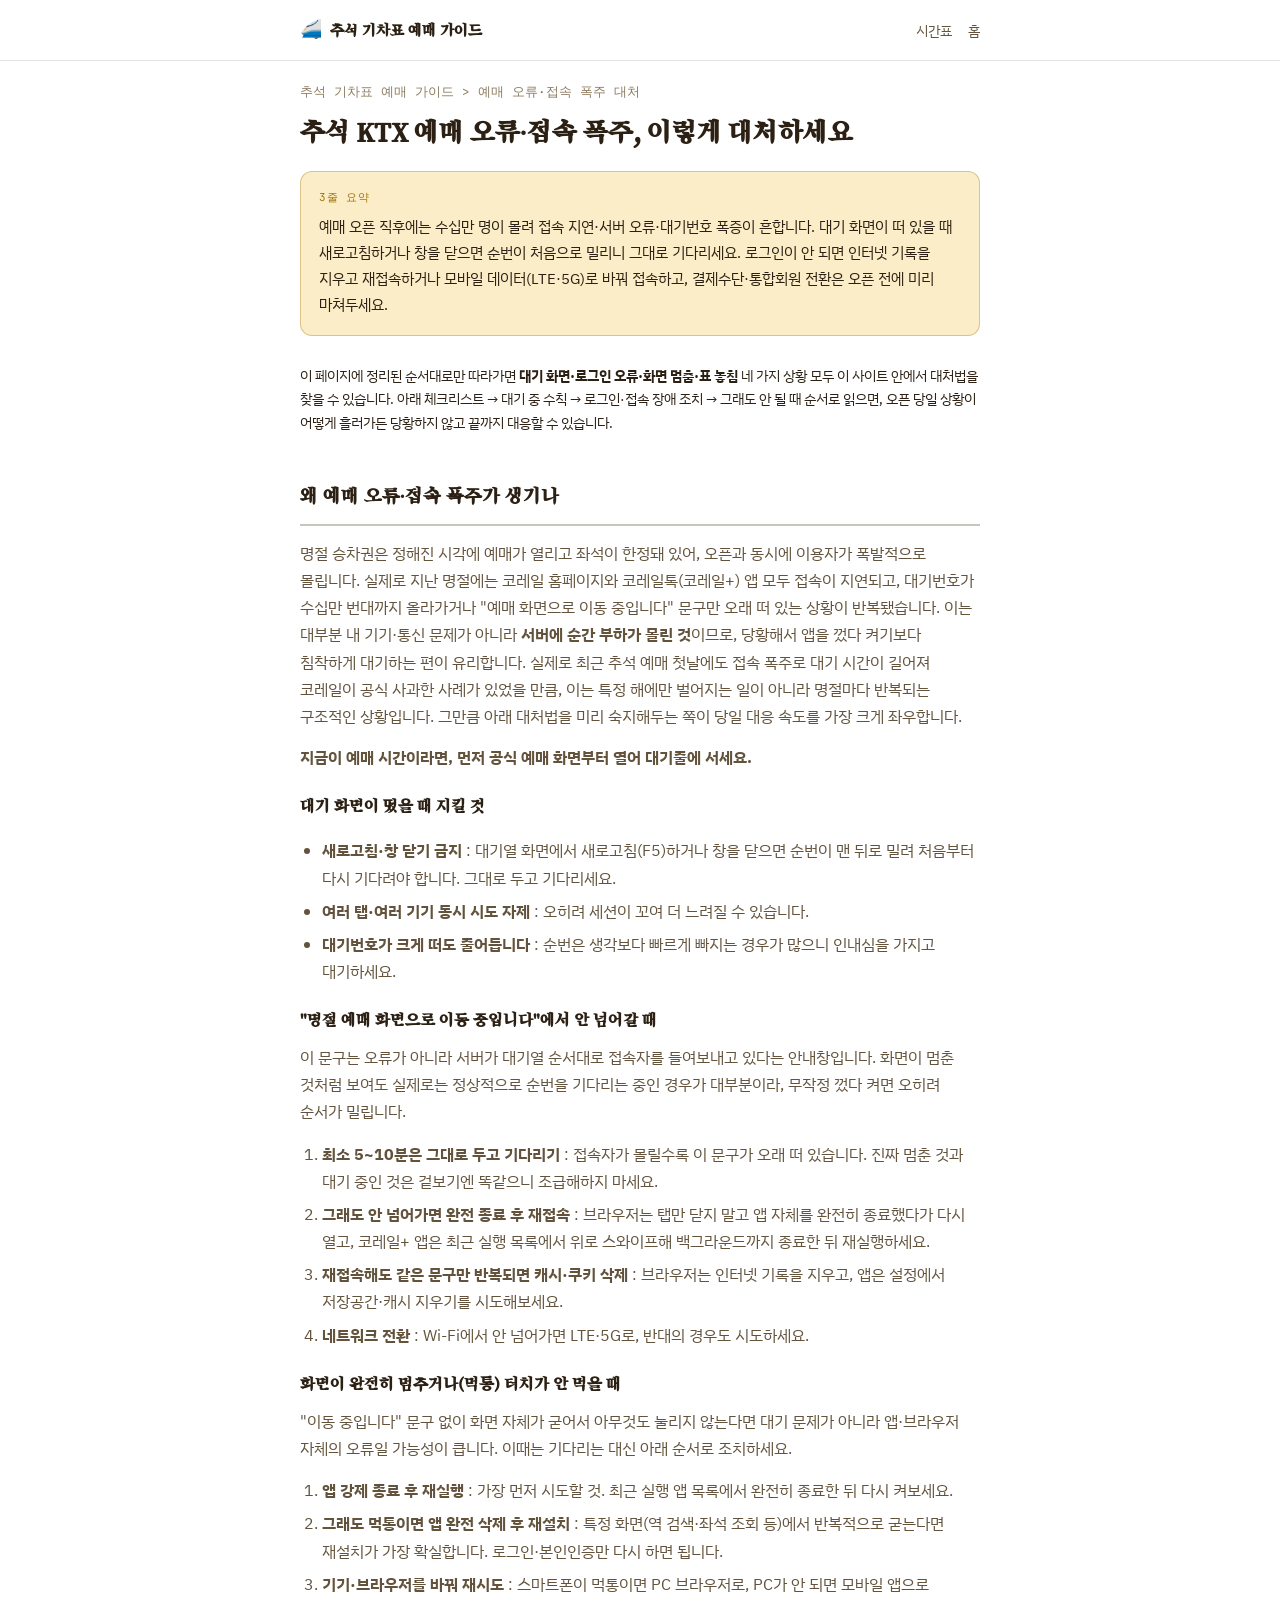
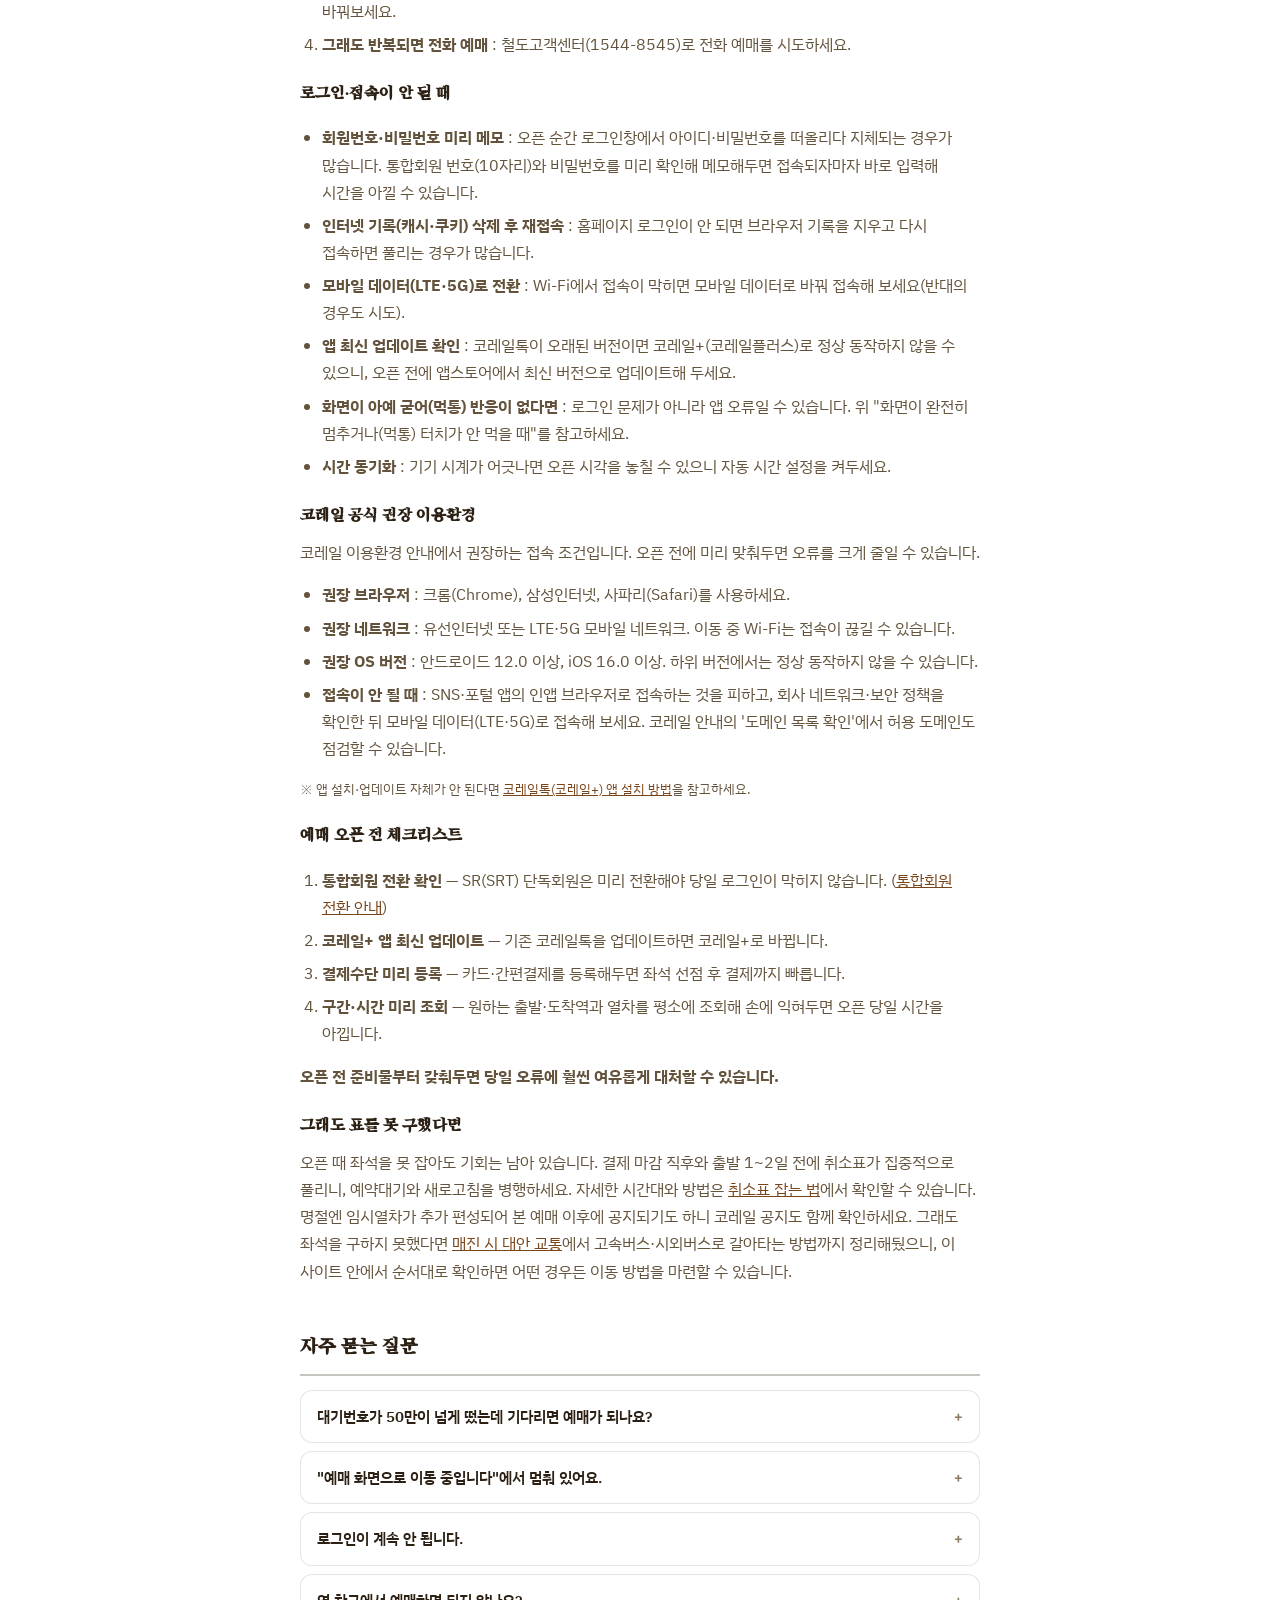
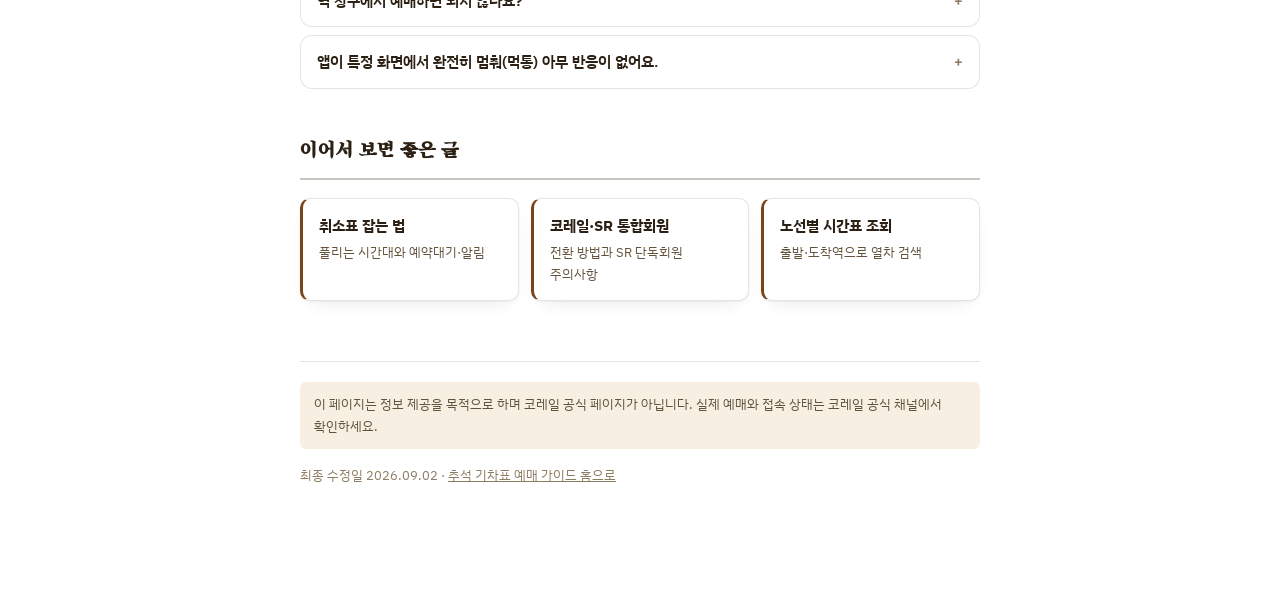
<file: booking-error.html>
<!doctype html>
<html lang="ko">
<head>
<meta charset="UTF-8">
<meta name="viewport" content="width=device-width, initial-scale=1">
<title>추석 KTX 예매 오류·접속 폭주 대처법 | 대기번호 50만 떠도 표 잡는 법</title>
<meta name="description" content="추석 KTX 예매 오픈 때 접속 폭주·화면 멈춤(먹통)·'이동 중입니다' 대기·로그인 안 됨에 대처하는 법. 대기화면 수칙과 오픈 전 체크리스트를 정리했습니다.">
<link rel="canonical" href="https://ktx.zucca100.com/booking-error">
<meta name="robots" content="index,follow">
<meta name="naver-site-verification" content="a7feb17b45eee95991f97860eff9dbf93d3845fe" />
<meta name="google-site-verification" content="ylRZwQXQH9ZVegPDqDJGKHanYBIwb2fDMD_NWF917FI" />
<meta name="theme-color" content="#7a4419">
<meta property="og:type" content="website">
<meta property="og:site_name" content="추석 기차표 예매 가이드">
<meta property="og:locale" content="ko_KR">
<meta property="og:title" content="추석 KTX 예매 오류·접속 폭주 대처법">
<meta property="og:description" content="접속 폭주·서버 오류·로그인 안 됨·대기번호 폭증에 대처하는 법과 오픈 전 체크리스트.">
<meta property="og:url" content="https://ktx.zucca100.com/booking-error">
<meta property="og:image" content="https://ktx.zucca100.com/assets/og-image.jpg">
<meta property="og:image:width" content="1200">
<meta property="og:image:height" content="630">
<meta property="og:image:alt" content="추석 기차표 예매 가이드">
<meta name="twitter:card" content="summary_large_image">
<meta name="twitter:title" content="추석 KTX 예매 오류·접속 폭주 대처법">
<meta name="twitter:description" content="접속 폭주·서버 오류·로그인 안 됨·대기번호 폭증에 대처하는 법과 오픈 전 체크리스트.">
<meta name="twitter:image" content="https://ktx.zucca100.com/assets/og-image.jpg">
<link rel="icon" href="assets/favicon.svg" type="image/svg+xml">
<link rel="icon" href="assets/favicon.ico" sizes="any">
<link rel="apple-touch-icon" href="assets/apple-touch-icon.png">
<link rel="preconnect" href="https://fonts.googleapis.com">
<link rel="preconnect" href="https://fonts.gstatic.com" crossorigin>
<link href="https://fonts.googleapis.com/css2?family=Song+Myung&family=IBM+Plex+Sans+KR:wght@400;500;600;700&family=JetBrains+Mono:wght@400;600;700&display=swap" rel="stylesheet">
<link rel="stylesheet" href="assets/style.css">
<script src="assets/traffic-gate.js"></script>
</head>
<body>

<div class="topbar">
  <div class="topbar-inner">
    <a class="brand" href="/"><span class="flag">🚄</span>추석 기차표 예매 가이드</a>
    <nav><a href="timetable">시간표</a><a href="/">홈</a></nav>
  </div>
</div>

<div class="wrap">
  <div class="crumb"><a href="/">추석 기차표 예매 가이드</a> &gt; 예매 오류·접속 폭주 대처</div>

  <div class="pagehead">
    <h1>추석 KTX 예매 오류·접속 폭주, 이렇게 대처하세요</h1>
  </div>

  <div class="snippet">
    <span class="label">3줄 요약</span>
    예매 오픈 직후에는 수십만 명이 몰려 접속 지연·서버 오류·대기번호 폭증이 흔합니다. 대기 화면이 떠 있을
    때 새로고침하거나 창을 닫으면 순번이 처음으로 밀리니 그대로 기다리세요. 로그인이 안 되면 인터넷 기록을
    지우고 재접속하거나 모바일 데이터(LTE·5G)로 바꿔 접속하고, 결제수단·통합회원 전환은 오픈 전에 미리 마쳐두세요.
  </div>

  <p style="font-size:14px;line-height:1.7;">
    이 페이지에 정리된 순서대로만 따라가면 <strong>대기 화면·로그인 오류·화면 멈춤·표 놓침</strong> 네 가지
    상황 모두 이 사이트 안에서 대처법을 찾을 수 있습니다. 아래 체크리스트 → 대기 중 수칙 → 로그인·접속
    장애 조치 → 그래도 안 될 때 순서로 읽으면, 오픈 당일 상황이 어떻게 흘러가든 당황하지 않고 끝까지
    대응할 수 있습니다.
  </p>

  <section class="block">
    <h2>왜 예매 오류·접속 폭주가 생기나</h2>
    <p>
      명절 승차권은 정해진 시각에 예매가 열리고 좌석이 한정돼 있어, 오픈과 동시에 이용자가 폭발적으로
      몰립니다. 실제로 지난 명절에는 코레일 홈페이지와 코레일톡(코레일+) 앱 모두 접속이 지연되고,
      대기번호가 수십만 번대까지 올라가거나 "예매 화면으로 이동 중입니다" 문구만 오래 떠 있는 상황이
      반복됐습니다. 이는 대부분 내 기기·통신 문제가 아니라 <strong>서버에 순간 부하가 몰린 것</strong>이므로,
      당황해서 앱을 껐다 켜기보다 침착하게 대기하는 편이 유리합니다. 실제로 최근 추석 예매 첫날에도
      접속 폭주로 대기 시간이 길어져 코레일이 공식 사과한 사례가 있었을 만큼, 이는 특정 해에만 벌어지는
      일이 아니라 명절마다 반복되는 구조적인 상황입니다. 그만큼 아래 대처법을 미리 숙지해두는 쪽이
      당일 대응 속도를 가장 크게 좌우합니다.
    </p>

    <p><strong>지금이 예매 시간이라면, 먼저 공식 예매 화면부터 열어 대기줄에 서세요.</strong></p>
    <div class="btn-row" data-paid-only>
      <a class="cta small" href="https://bt.korail.com/holiday/main" rel="noopener noreferrer sponsored">코레일 예매 페이지 열기</a>
      <a class="cta outline small" href="https://www.korail.com/ticket/guest/notice/25563" rel="noopener noreferrer sponsored">예매 전 이용환경 확인</a>
    </div>

    <h3>대기 화면이 떴을 때 지킬 것</h3>
    <ul>
      <li><strong>새로고침·창 닫기 금지</strong> : 대기열 화면에서 새로고침(F5)하거나 창을 닫으면 순번이
        맨 뒤로 밀려 처음부터 다시 기다려야 합니다. 그대로 두고 기다리세요.</li>
      <li><strong>여러 탭·여러 기기 동시 시도 자제</strong> : 오히려 세션이 꼬여 더 느려질 수 있습니다.</li>
      <li><strong>대기번호가 크게 떠도 줄어듭니다</strong> : 순번은 생각보다 빠르게 빠지는 경우가 많으니
        인내심을 가지고 대기하세요.</li>
    </ul>

    <h3>"명절 예매 화면으로 이동 중입니다"에서 안 넘어갈 때</h3>
    <p>
      이 문구는 오류가 아니라 서버가 대기열 순서대로 접속자를 들여보내고 있다는 안내창입니다. 화면이
      멈춘 것처럼 보여도 실제로는 정상적으로 순번을 기다리는 중인 경우가 대부분이라, 무작정 껐다 켜면
      오히려 순서가 밀립니다.
    </p>
    <ol>
      <li><strong>최소 5~10분은 그대로 두고 기다리기</strong> : 접속자가 몰릴수록 이 문구가 오래 떠 있습니다.
        진짜 멈춘 것과 대기 중인 것은 겉보기엔 똑같으니 조급해하지 마세요.</li>
      <li><strong>그래도 안 넘어가면 완전 종료 후 재접속</strong> : 브라우저는 탭만 닫지 말고 앱 자체를 완전히
        종료했다가 다시 열고, 코레일+ 앱은 최근 실행 목록에서 위로 스와이프해 백그라운드까지 종료한 뒤
        재실행하세요.</li>
      <li><strong>재접속해도 같은 문구만 반복되면 캐시·쿠키 삭제</strong> : 브라우저는 인터넷 기록을 지우고,
        앱은 설정에서 저장공간·캐시 지우기를 시도해보세요.</li>
      <li><strong>네트워크 전환</strong> : Wi-Fi에서 안 넘어가면 LTE·5G로, 반대의 경우도 시도하세요.</li>
    </ol>

    <h3>화면이 완전히 멈추거나(먹통) 터치가 안 먹을 때</h3>
    <p>
      "이동 중입니다" 문구 없이 화면 자체가 굳어서 아무것도 눌리지 않는다면 대기 문제가 아니라 앱·브라우저
      자체의 오류일 가능성이 큽니다. 이때는 기다리는 대신 아래 순서로 조치하세요.
    </p>
    <ol>
      <li><strong>앱 강제 종료 후 재실행</strong> : 가장 먼저 시도할 것. 최근 실행 앱 목록에서 완전히
        종료한 뒤 다시 켜보세요.</li>
      <li><strong>그래도 먹통이면 앱 완전 삭제 후 재설치</strong> : 특정 화면(역 검색·좌석 조회 등)에서
        반복적으로 굳는다면 재설치가 가장 확실합니다. 로그인·본인인증만 다시 하면 됩니다.</li>
      <li><strong>기기·브라우저를 바꿔 재시도</strong> : 스마트폰이 먹통이면 PC 브라우저로, PC가 안 되면
        모바일 앱으로 바꿔보세요.</li>
      <li><strong>그래도 반복되면 전화 예매</strong> : 철도고객센터(1544-8545)로 전화 예매를 시도하세요.</li>
    </ol>

    <div class="ad-slot" data-paid-only>
      <span class="ad-label">광고</span>
      <ins class="adsbygoogle"
           style="display:block"
           data-ad-client="ca-pub-9196149361612087"
           data-ad-slot="8085639039"
           data-ad-format="auto"
           data-full-width-responsive="true"></ins>
      <script>
        if (document.documentElement.classList.contains('is-paid')) {
          (adsbygoogle = window.adsbygoogle || []).push({});
        }
      </script>
    </div>

    <h3>로그인·접속이 안 될 때</h3>
    <ul>
      <li><strong>회원번호·비밀번호 미리 메모</strong> : 오픈 순간 로그인창에서 아이디·비밀번호를 떠올리다
        지체되는 경우가 많습니다. 통합회원 번호(10자리)와 비밀번호를 미리 확인해 메모해두면 접속되자마자
        바로 입력해 시간을 아낄 수 있습니다.</li>
      <li><strong>인터넷 기록(캐시·쿠키) 삭제 후 재접속</strong> : 홈페이지 로그인이 안 되면 브라우저
        기록을 지우고 다시 접속하면 풀리는 경우가 많습니다.</li>
      <li><strong>모바일 데이터(LTE·5G)로 전환</strong> : Wi-Fi에서 접속이 막히면 모바일 데이터로 바꿔
        접속해 보세요(반대의 경우도 시도).</li>
      <li><strong>앱 최신 업데이트 확인</strong> : 코레일톡이 오래된 버전이면 코레일+(코레일플러스)로 정상 동작하지 않을
        수 있으니, 오픈 전에 앱스토어에서 최신 버전으로 업데이트해 두세요.</li>
      <li><strong>화면이 아예 굳어(먹통) 반응이 없다면</strong> : 로그인 문제가 아니라 앱 오류일 수 있습니다.
        위 "화면이 완전히 멈추거나(먹통) 터치가 안 먹을 때"를 참고하세요.</li>
      <li><strong>시간 동기화</strong> : 기기 시계가 어긋나면 오픈 시각을 놓칠 수 있으니 자동 시간 설정을 켜두세요.</li>
    </ul>

    <h3>코레일 공식 권장 이용환경</h3>
    <p>코레일 이용환경 안내에서 권장하는 접속 조건입니다. 오픈 전에 미리 맞춰두면 오류를 크게 줄일 수 있습니다.</p>
    <ul>
      <li><strong>권장 브라우저</strong> : 크롬(Chrome), 삼성인터넷, 사파리(Safari)를 사용하세요.</li>
      <li><strong>권장 네트워크</strong> : 유선인터넷 또는 LTE·5G 모바일 네트워크. 이동 중 Wi-Fi는 접속이 끊길 수 있습니다.</li>
      <li><strong>권장 OS 버전</strong> : 안드로이드 12.0 이상, iOS 16.0 이상. 하위 버전에서는 정상 동작하지 않을 수 있습니다.</li>
      <li><strong>접속이 안 될 때</strong> : SNS·포털 앱의 인앱 브라우저로 접속하는 것을 피하고, 회사 네트워크·보안 정책을 확인한 뒤 모바일 데이터(LTE·5G)로 접속해 보세요. 코레일 안내의 '도메인 목록 확인'에서 허용 도메인도 점검할 수 있습니다.</li>
    </ul>
    <p style="font-size:13px;">※ 앱 설치·업데이트 자체가 안 된다면 <a href="korailtalk-install">코레일톡(코레일+) 앱 설치 방법</a>을 참고하세요.</p>

    <h3>예매 오픈 전 체크리스트</h3>
    <ol>
      <li><strong>통합회원 전환 확인</strong> — SR(SRT) 단독회원은 미리 전환해야 당일 로그인이 막히지 않습니다.
        (<a href="member-integration">통합회원 전환 안내</a>)</li>
      <li><strong>코레일+ 앱 최신 업데이트</strong> — 기존 코레일톡을 업데이트하면 코레일+로 바뀝니다.</li>
      <li><strong>결제수단 미리 등록</strong> — 카드·간편결제를 등록해두면 좌석 선점 후 결제까지 빠릅니다.</li>
      <li><strong>구간·시간 미리 조회</strong> — 원하는 출발·도착역과 열차를 평소에 조회해 손에 익혀두면 오픈 당일 시간을 아낍니다.</li>
    </ol>

    <p><strong>오픈 전 준비물부터 갖춰두면 당일 오류에 훨씬 여유롭게 대처할 수 있습니다.</strong></p>
    <div class="btn-row" data-paid-only>
      <a class="cta small" href="https://apps.apple.com/kr/app/id1000558562" rel="noopener noreferrer sponsored">📱 코레일+ App Store</a>
      <a class="cta outline small" href="https://play.google.com/store/apps/details?id=com.korail.talk" rel="noopener noreferrer sponsored">🤖 코레일+ Google Play</a>
    </div>

    <h3>그래도 표를 못 구했다면</h3>
    <p>
      오픈 때 좌석을 못 잡아도 기회는 남아 있습니다. 결제 마감 직후와 출발 1~2일 전에 취소표가 집중적으로
      풀리니, 예약대기와 새로고침을 병행하세요. 자세한 시간대와 방법은
      <a href="cancel-ticket">취소표 잡는 법</a>에서 확인할 수 있습니다. 명절엔 임시열차가 추가 편성되어
      본 예매 이후에 공지되기도 하니 코레일 공지도 함께 확인하세요. 그래도 좌석을 구하지 못했다면
      <a href="alternative-transport">매진 시 대안 교통</a>에서 고속버스·시외버스로 갈아타는 방법까지
      정리해뒀으니, 이 사이트 안에서 순서대로 확인하면 어떤 경우든 이동 방법을 마련할 수 있습니다.
    </p>
  </section>

  <section class="block">
    <h2>자주 묻는 질문</h2>
    <div class="faq">
      <details>
        <summary>대기번호가 50만이 넘게 떴는데 기다리면 예매가 되나요?</summary>
        <div class="a">순번은 생각보다 빠르게 줄어드는 경우가 많습니다. 새로고침하거나 창을 닫으면 맨 뒤로 밀리니, 화면을 그대로 두고 기다리는 것이 안전합니다.</div>
      </details>
      <details>
        <summary>"예매 화면으로 이동 중입니다"에서 멈춰 있어요.</summary>
        <div class="a">서버 부하로 인한 대기 상태인 경우가 많습니다. 강제로 새로고침하지 말고 기다리되, 아주 오래 멈춰 있으면 모바일 데이터로 전환하거나 인터넷 기록을 지운 뒤 다시 접속해 보세요.</div>
      </details>
      <details>
        <summary>로그인이 계속 안 됩니다.</summary>
        <div class="a">브라우저 캐시·쿠키를 삭제하고 재접속하거나, Wi-Fi 대신 모바일 데이터(LTE·5G)로 접속해 보세요. 앱은 최신 버전으로 업데이트되어 있어야 합니다. SR 단독회원이라면 통합회원 전환이 되어 있어야 로그인이 됩니다.</div>
      </details>
      <details>
        <summary>역 창구에서 예매하면 되지 않나요?</summary>
        <div class="a">명절 특별수송기간에는 역 창구 현장 예매를 별도로 열지 않고, 코레일 홈페이지·코레일+ 앱·철도고객센터(1544-8545) 전화 예매만 가능합니다.</div>
      </details>
      <details>
        <summary>앱이 특정 화면에서 완전히 멈춰(먹통) 아무 반응이 없어요.</summary>
        <div class="a">최신 버전으로 업데이트해도 특정 화면에서 멎어 있다면 서버 부하가 아니라 앱 자체 오류일 가능성이 큽니다. 앱을 완전히 삭제 후 재설치하면 대부분 해결되며, 재설치해도 같은 화면에서 반복해서 멈춘다면 철도고객센터(1544-8545)로 전화 예매를 시도하세요.</div>
      </details>
    </div>
  </section>

  <section class="block">
    <h2>이어서 보면 좋은 글</h2>
    <div class="grid">
      <a class="gcard" href="cancel-ticket"><div class="t">취소표 잡는 법</div><div class="d">풀리는 시간대와 예약대기·알림</div></a>
      <a class="gcard" href="member-integration"><div class="t">코레일·SR 통합회원</div><div class="d">전환 방법과 SR 단독회원 주의사항</div></a>
      <a class="gcard" href="timetable"><div class="t">노선별 시간표 조회</div><div class="d">출발·도착역으로 열차 검색</div></a>
    </div>
  </section>

  <footer class="pagefoot">
    <div class="disclaimer">이 페이지는 정보 제공을 목적으로 하며 코레일 공식 페이지가 아닙니다. 실제 예매와 접속 상태는 <a href="https://bt.korail.com/holiday/main" rel="noopener noreferrer sponsored" data-paid-only>코레일 공식 채널</a><span data-organic-only>코레일 공식 채널</span>에서 확인하세요.</div>
    <p>최종 수정일 2026.09.02 · <a href="/">추석 기차표 예매 가이드 홈으로</a></p>
  </footer>
</div>

</body>
</html>
</file>
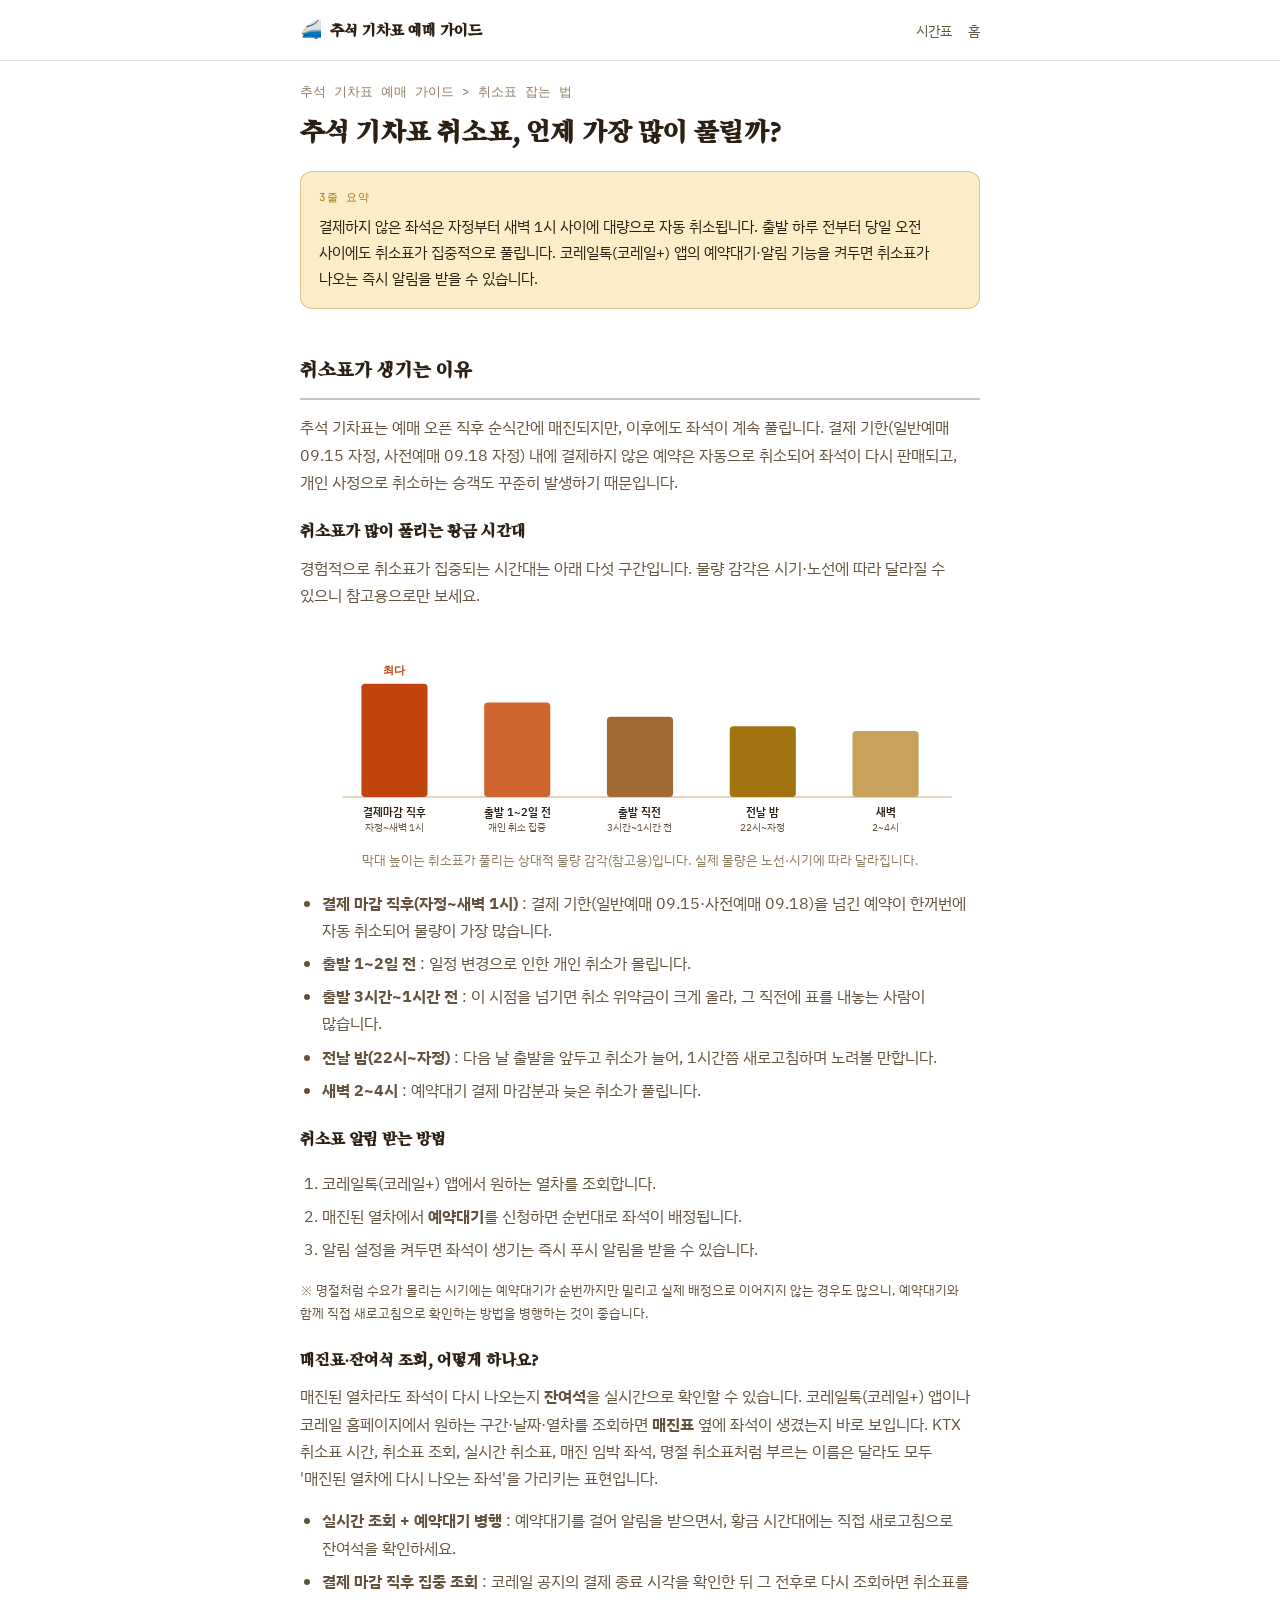
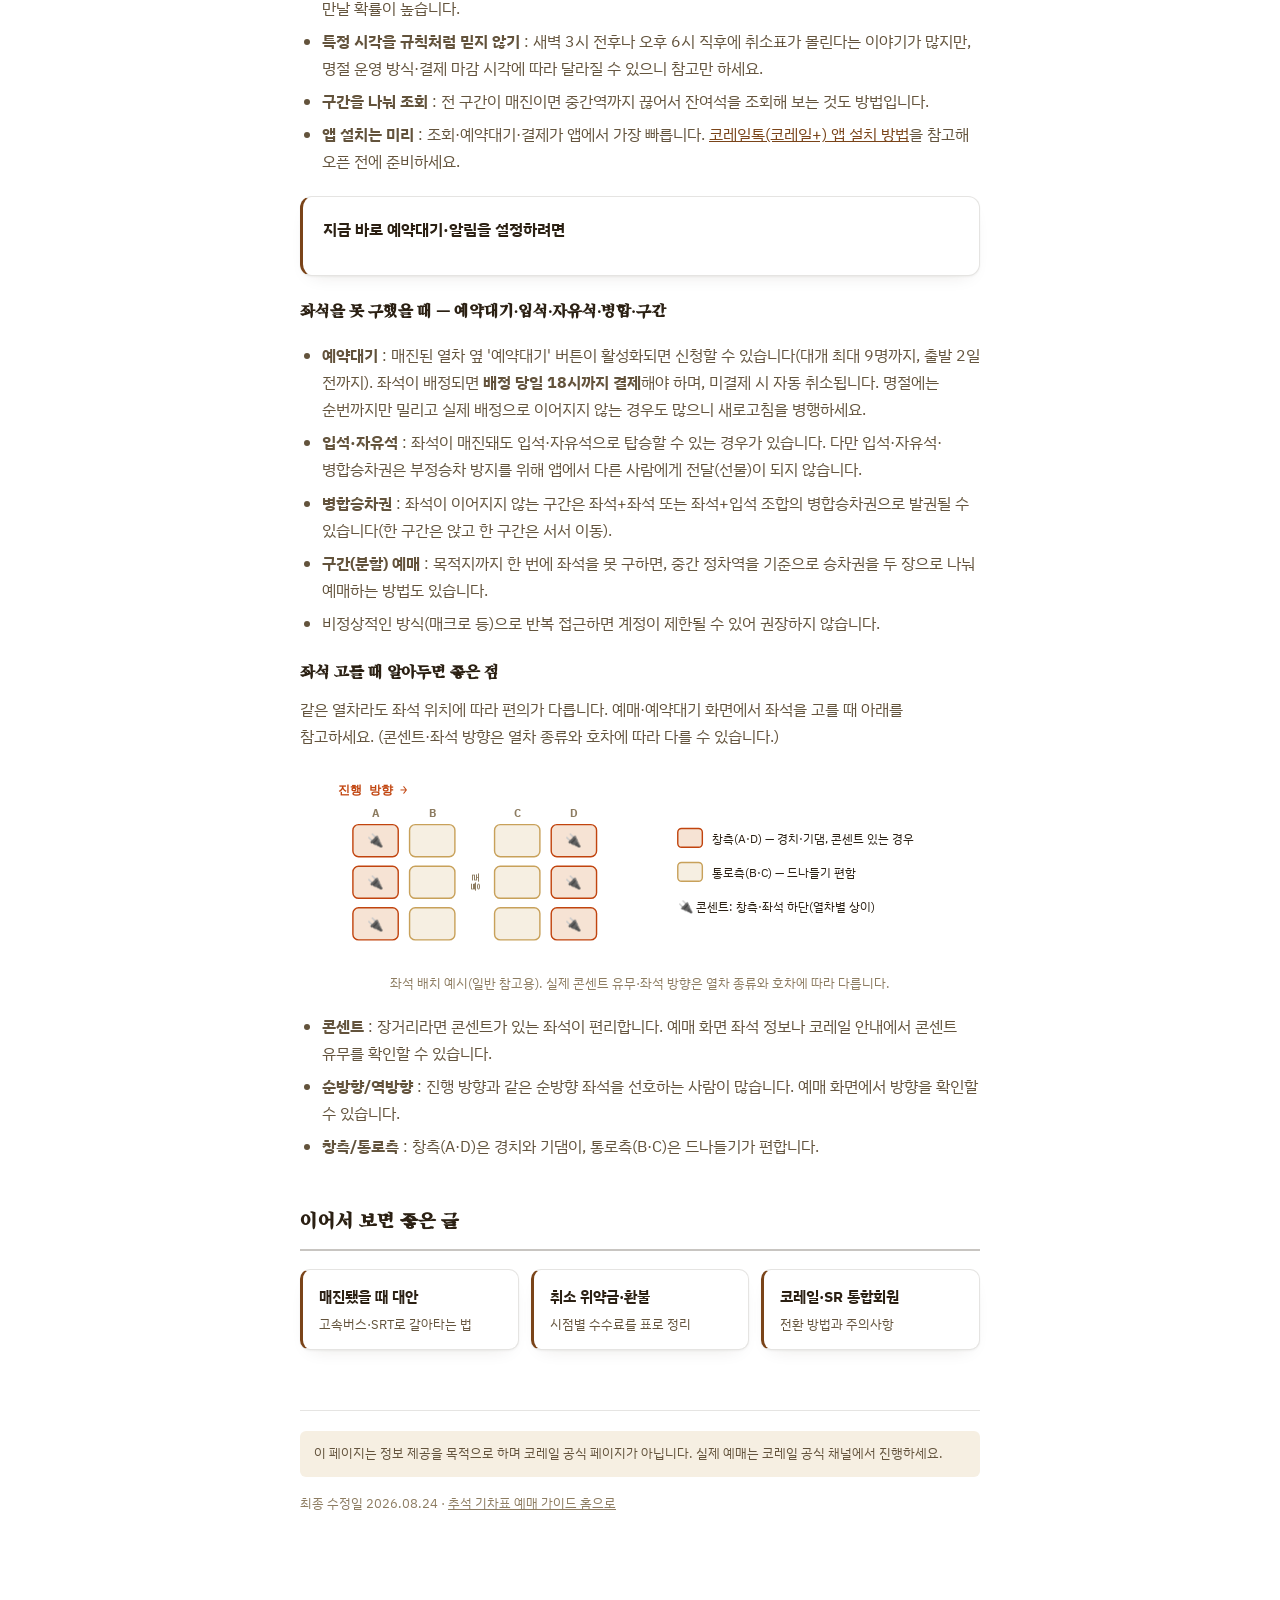
<file: cancel-ticket.html>
<!doctype html>
<html lang="ko">
<head>
<meta charset="UTF-8">
<meta name="viewport" content="width=device-width, initial-scale=1">
<title>추석 기차표 취소표, 언제 가장 많이 풀릴까? | 잡는 법 정리</title>
<meta name="description" content="추석 기차표 취소표가 풀리는 시간대와 코레일톡 알림 설정, 예약대기 활용법을 정리했습니다.">
<link rel="canonical" href="https://ktx.zucca100.com/cancel-ticket">
<meta name="robots" content="index,follow">
<meta name="naver-site-verification" content="a7feb17b45eee95991f97860eff9dbf93d3845fe" />
<meta name="google-site-verification" content="ylRZwQXQH9ZVegPDqDJGKHanYBIwb2fDMD_NWF917FI" />
<meta name="theme-color" content="#7a4419">
<meta property="og:type" content="website">
<meta property="og:site_name" content="추석 기차표 예매 가이드">
<meta property="og:locale" content="ko_KR">
<meta property="og:title" content="추석 기차표 취소표, 언제 가장 많이 풀릴까?">
<meta property="og:description" content="추석 기차표 취소표가 풀리는 시간대와 코레일톡 알림 설정, 예약대기 활용법을 정리했습니다.">
<meta property="og:url" content="https://ktx.zucca100.com/cancel-ticket">
<meta property="og:image" content="https://ktx.zucca100.com/assets/og-image.jpg">
<meta property="og:image:width" content="1200">
<meta property="og:image:height" content="630">
<meta property="og:image:alt" content="추석 기차표 예매 가이드">
<meta name="twitter:card" content="summary_large_image">
<meta name="twitter:title" content="추석 기차표 취소표, 언제 가장 많이 풀릴까?">
<meta name="twitter:description" content="추석 기차표 취소표가 풀리는 시간대와 코레일톡 알림 설정, 예약대기 활용법을 정리했습니다.">
<meta name="twitter:image" content="https://ktx.zucca100.com/assets/og-image.jpg">
<link rel="icon" href="assets/favicon.svg" type="image/svg+xml">
<link rel="icon" href="assets/favicon.ico" sizes="any">
<link rel="apple-touch-icon" href="assets/apple-touch-icon.png">
<link rel="preconnect" href="https://fonts.googleapis.com">
<link rel="preconnect" href="https://fonts.gstatic.com" crossorigin>
<link href="https://fonts.googleapis.com/css2?family=Song+Myung&family=IBM+Plex+Sans+KR:wght@400;500;600;700&family=JetBrains+Mono:wght@400;600;700&display=swap" rel="stylesheet">
<link rel="stylesheet" href="assets/style.css">
<script src="assets/traffic-gate.js"></script>
</head>
<body>

<div class="topbar">
  <div class="topbar-inner">
    <a class="brand" href="/"><span class="flag">🚄</span>추석 기차표 예매 가이드</a>
    <nav><a href="timetable">시간표</a><a href="/">홈</a></nav>
  </div>
</div>

<div class="wrap">
  <div class="crumb"><a href="/">추석 기차표 예매 가이드</a> &gt; 취소표 잡는 법</div>

  <div class="pagehead">
    <h1>추석 기차표 취소표, 언제 가장 많이 풀릴까?</h1>
  </div>

  <div class="snippet">
    <span class="label">3줄 요약</span>
    결제하지 않은 좌석은 자정부터 새벽 1시 사이에 대량으로 자동 취소됩니다. 출발 하루 전부터 당일 오전 사이에도
    취소표가 집중적으로 풀립니다. 코레일톡(코레일+) 앱의 예약대기·알림 기능을 켜두면 취소표가 나오는 즉시
    알림을 받을 수 있습니다.
  </div>

  <section class="block">
    <h2>취소표가 생기는 이유</h2>
    <p>
      추석 기차표는 예매 오픈 직후 순식간에 매진되지만, 이후에도 좌석이 계속 풀립니다. 결제 기한(일반예매
      09.15 자정, 사전예매 09.18 자정) 내에 결제하지 않은 예약은 자동으로 취소되어 좌석이 다시 판매되고,
      개인 사정으로 취소하는 승객도 꾸준히 발생하기 때문입니다.
    </p>

    <h3>취소표가 많이 풀리는 황금 시간대</h3>
    <p>경험적으로 취소표가 집중되는 시간대는 아래 다섯 구간입니다. 물량 감각은 시기·노선에 따라 달라질 수 있으니 참고용으로만 보세요.</p>
    <figure class="figure">
      <svg viewBox="0 0 720 230" role="img" aria-labelledby="ct-title" xmlns="http://www.w3.org/2000/svg">
        <title id="ct-title">취소표가 많이 풀리는 시간대별 물량 감각: 결제마감 직후(자정~1시)가 가장 많고, 출발 1~2일 전, 출발 직전, 전날 밤, 새벽 순</title>
        <line x1="45" y1="180" x2="690" y2="180" stroke="#e3d4bd" stroke-width="2"/>
        <g text-anchor="middle" font-family="'IBM Plex Sans KR',sans-serif">
          <!-- 막대: baseline 180 -->
          <g>
            <rect x="65" y="60" width="70" height="120" rx="4" fill="#c1440e"/>
            <text x="100" y="50" font-size="12" font-weight="700" fill="#c1440e" font-family="'JetBrains Mono',monospace">최다</text>
            <text x="100" y="200" font-size="12" fill="#2b2013" font-weight="600">결제마감 직후</text>
            <text x="100" y="216" font-size="11" fill="#63533c">자정~새벽 1시</text>
          </g>
          <g>
            <rect x="195" y="80" width="70" height="100" rx="4" fill="#d1652f"/>
            <text x="230" y="200" font-size="12" fill="#2b2013" font-weight="600">출발 1~2일 전</text>
            <text x="230" y="216" font-size="11" fill="#63533c">개인 취소 집중</text>
          </g>
          <g>
            <rect x="325" y="95" width="70" height="85" rx="4" fill="#a06a34"/>
            <text x="360" y="200" font-size="12" fill="#2b2013" font-weight="600">출발 직전</text>
            <text x="360" y="216" font-size="11" fill="#63533c">3시간~1시간 전</text>
          </g>
          <g>
            <rect x="455" y="105" width="70" height="75" rx="4" fill="#a1740f"/>
            <text x="490" y="200" font-size="12" fill="#2b2013" font-weight="600">전날 밤</text>
            <text x="490" y="216" font-size="11" fill="#63533c">22시~자정</text>
          </g>
          <g>
            <rect x="585" y="110" width="70" height="70" rx="4" fill="#c8a15a"/>
            <text x="620" y="200" font-size="12" fill="#2b2013" font-weight="600">새벽</text>
            <text x="620" y="216" font-size="11" fill="#63533c">2~4시</text>
          </g>
        </g>
      </svg>
      <figcaption>막대 높이는 취소표가 풀리는 상대적 물량 감각(참고용)입니다. 실제 물량은 노선·시기에 따라 달라집니다.</figcaption>
    </figure>
    <ul>
      <li><strong>결제 마감 직후(자정~새벽 1시)</strong> : 결제 기한(일반예매 09.15·사전예매 09.18)을 넘긴 예약이 한꺼번에 자동 취소되어 물량이 가장 많습니다.</li>
      <li><strong>출발 1~2일 전</strong> : 일정 변경으로 인한 개인 취소가 몰립니다.</li>
      <li><strong>출발 3시간~1시간 전</strong> : 이 시점을 넘기면 취소 위약금이 크게 올라, 그 직전에 표를 내놓는 사람이 많습니다.</li>
      <li><strong>전날 밤(22시~자정)</strong> : 다음 날 출발을 앞두고 취소가 늘어, 1시간쯤 새로고침하며 노려볼 만합니다.</li>
      <li><strong>새벽 2~4시</strong> : 예약대기 결제 마감분과 늦은 취소가 풀립니다.</li>
    </ul>

    <div class="ad-slot" data-paid-only>
      <span class="ad-label">광고</span>
      <ins class="adsbygoogle"
           style="display:block"
           data-ad-client="ca-pub-9196149361612087"
           data-ad-slot="8085639039"
           data-ad-format="auto"
           data-full-width-responsive="true"></ins>
      <script>
        if (document.documentElement.classList.contains('is-paid')) {
          (adsbygoogle = window.adsbygoogle || []).push({});
        }
      </script>
    </div>

    <h3>취소표 알림 받는 방법</h3>
    <ol>
      <li>코레일톡(코레일+) 앱에서 원하는 열차를 조회합니다.</li>
      <li>매진된 열차에서 <strong>예약대기</strong>를 신청하면 순번대로 좌석이 배정됩니다.</li>
      <li>알림 설정을 켜두면 좌석이 생기는 즉시 푸시 알림을 받을 수 있습니다.</li>
    </ol>
    <p style="font-size:13px;">※ 명절처럼 수요가 몰리는 시기에는 예약대기가 순번까지만 밀리고 실제 배정으로 이어지지 않는 경우도 많으니, 예약대기와 함께 직접 새로고침으로 확인하는 방법을 병행하는 것이 좋습니다.</p>

    <h3>매진표·잔여석 조회, 어떻게 하나요?</h3>
    <p>
      매진된 열차라도 좌석이 다시 나오는지 <strong>잔여석</strong>을 실시간으로 확인할 수 있습니다.
      코레일톡(코레일+) 앱이나 코레일 홈페이지에서 원하는 구간·날짜·열차를 조회하면 <strong>매진표</strong>
      옆에 좌석이 생겼는지 바로 보입니다. KTX 취소표 시간, 취소표 조회, 실시간 취소표, 매진 임박 좌석,
      명절 취소표처럼 부르는 이름은 달라도 모두 '매진된 열차에 다시 나오는 좌석'을 가리키는 표현입니다.
    </p>
    <ul>
      <li><strong>실시간 조회 + 예약대기 병행</strong> : 예약대기를 걸어 알림을 받으면서, 황금 시간대에는 직접 새로고침으로 잔여석을 확인하세요.</li>
      <li><strong>결제 마감 직후 집중 조회</strong> : 코레일 공지의 결제 종료 시각을 확인한 뒤 그 전후로 다시 조회하면 취소표를 만날 확률이 높습니다.</li>
      <li><strong>특정 시각을 규칙처럼 믿지 않기</strong> : 새벽 3시 전후나 오후 6시 직후에 취소표가 몰린다는 이야기가 많지만, 명절 운영 방식·결제 마감 시각에 따라 달라질 수 있으니 참고만 하세요.</li>
      <li><strong>구간을 나눠 조회</strong> : 전 구간이 매진이면 중간역까지 끊어서 잔여석을 조회해 보는 것도 방법입니다.</li>
      <li><strong>앱 설치는 미리</strong> : 조회·예약대기·결제가 앱에서 가장 빠릅니다. <a href="korailtalk-install">코레일톡(코레일+) 앱 설치 방법</a>을 참고해 오픈 전에 준비하세요.</li>
    </ul>

    <div class="card" style="margin-top:20px;">
      <strong>지금 바로 예약대기·알림을 설정하려면</strong>
      <div class="btn-row">
        <a class="cta small" href="https://bt.korail.com/holiday/main" rel="noopener noreferrer sponsored" data-paid-only>코레일 예매 페이지 열기</a>
        <a class="cta outline small" href="https://apps.apple.com/kr/app/id1000558562" rel="noopener noreferrer sponsored" data-paid-only>📱 App Store</a>
        <a class="cta outline small" href="https://play.google.com/store/apps/details?id=com.korail.talk" rel="noopener noreferrer sponsored" data-paid-only>🤖 Google Play</a>
      </div>
    </div>

    <h3>좌석을 못 구했을 때 — 예약대기·입석·자유석·병합·구간</h3>
    <ul>
      <li><strong>예약대기</strong> : 매진된 열차 옆 '예약대기' 버튼이 활성화되면 신청할 수 있습니다(대개 최대 9명까지, 출발 2일 전까지). 좌석이 배정되면 <strong>배정 당일 18시까지 결제</strong>해야 하며, 미결제 시 자동 취소됩니다. 명절에는 순번까지만 밀리고 실제 배정으로 이어지지 않는 경우도 많으니 새로고침을 병행하세요.</li>
      <li><strong>입석·자유석</strong> : 좌석이 매진돼도 입석·자유석으로 탑승할 수 있는 경우가 있습니다. 다만 입석·자유석·병합승차권은 부정승차 방지를 위해 앱에서 다른 사람에게 전달(선물)이 되지 않습니다.</li>
      <li><strong>병합승차권</strong> : 좌석이 이어지지 않는 구간은 좌석+좌석 또는 좌석+입석 조합의 병합승차권으로 발권될 수 있습니다(한 구간은 앉고 한 구간은 서서 이동).</li>
      <li><strong>구간(분할) 예매</strong> : 목적지까지 한 번에 좌석을 못 구하면, 중간 정차역을 기준으로 승차권을 두 장으로 나눠 예매하는 방법도 있습니다.</li>
      <li>비정상적인 방식(매크로 등)으로 반복 접근하면 계정이 제한될 수 있어 권장하지 않습니다.</li>
    </ul>

    <h3>좌석 고를 때 알아두면 좋은 점</h3>
    <p>같은 열차라도 좌석 위치에 따라 편의가 다릅니다. 예매·예약대기 화면에서 좌석을 고를 때 아래를 참고하세요. (콘센트·좌석 방향은 열차 종류와 호차에 따라 다를 수 있습니다.)</p>
    <figure class="figure">
      <svg viewBox="0 0 720 210" role="img" aria-labelledby="seat-title" xmlns="http://www.w3.org/2000/svg">
        <title id="seat-title">KTX 좌석 배치 예시: 창측(A·D)과 통로측(B·C), 진행 방향(순방향), 콘센트는 창측·좌석 하단에 있는 경우가 많음</title>
        <g font-family="'IBM Plex Sans KR',sans-serif">
          <text x="40" y="28" font-size="13" font-weight="700" fill="#c1440e" font-family="'JetBrains Mono',monospace">진행 방향 →</text>
          <!-- 좌석 블록 (2+2), 행 3개 -->
          <g text-anchor="middle" font-size="14" font-weight="700">
            <!-- 열 라벨 -->
            <text x="80" y="52" font-size="12" fill="#8d7c61">A</text>
            <text x="140" y="52" font-size="12" fill="#8d7c61">B</text>
            <text x="230" y="52" font-size="12" fill="#8d7c61">C</text>
            <text x="290" y="52" font-size="12" fill="#8d7c61">D</text>
            <!-- 행 1 -->
            <rect x="56" y="60" width="48" height="34" rx="6" fill="#f6e3d4" stroke="#c1440e" stroke-width="1.5"/><text x="80" y="82" fill="#c1440e">🔌</text>
            <rect x="116" y="60" width="48" height="34" rx="6" fill="#f6efe2" stroke="#c8a15a" stroke-width="1.5"/>
            <rect x="206" y="60" width="48" height="34" rx="6" fill="#f6efe2" stroke="#c8a15a" stroke-width="1.5"/>
            <rect x="266" y="60" width="48" height="34" rx="6" fill="#f6e3d4" stroke="#c1440e" stroke-width="1.5"/><text x="290" y="82" fill="#c1440e">🔌</text>
            <!-- 행 2 -->
            <rect x="56" y="104" width="48" height="34" rx="6" fill="#f6e3d4" stroke="#c1440e" stroke-width="1.5"/><text x="80" y="126" fill="#c1440e">🔌</text>
            <rect x="116" y="104" width="48" height="34" rx="6" fill="#f6efe2" stroke="#c8a15a" stroke-width="1.5"/>
            <rect x="206" y="104" width="48" height="34" rx="6" fill="#f6efe2" stroke="#c8a15a" stroke-width="1.5"/>
            <rect x="266" y="104" width="48" height="34" rx="6" fill="#f6e3d4" stroke="#c1440e" stroke-width="1.5"/><text x="290" y="126" fill="#c1440e">🔌</text>
            <!-- 행 3 -->
            <rect x="56" y="148" width="48" height="34" rx="6" fill="#f6e3d4" stroke="#c1440e" stroke-width="1.5"/><text x="80" y="170" fill="#c1440e">🔌</text>
            <rect x="116" y="148" width="48" height="34" rx="6" fill="#f6efe2" stroke="#c8a15a" stroke-width="1.5"/>
            <rect x="206" y="148" width="48" height="34" rx="6" fill="#f6efe2" stroke="#c8a15a" stroke-width="1.5"/>
            <rect x="266" y="148" width="48" height="34" rx="6" fill="#f6e3d4" stroke="#c1440e" stroke-width="1.5"/><text x="290" y="170" fill="#c1440e">🔌</text>
          </g>
          <text x="185" y="126" text-anchor="middle" font-size="11" fill="#8d7c61" transform="rotate(-90 185 121)">통로</text>
          <!-- 범례 -->
          <g font-size="13" fill="#2b2013">
            <rect x="400" y="64" width="26" height="20" rx="4" fill="#f6e3d4" stroke="#c1440e" stroke-width="1.5"/>
            <text x="436" y="79">창측(A·D) — 경치·기댐, 콘센트 있는 경우</text>
            <rect x="400" y="100" width="26" height="20" rx="4" fill="#f6efe2" stroke="#c8a15a" stroke-width="1.5"/>
            <text x="436" y="115">통로측(B·C) — 드나들기 편함</text>
            <text x="400" y="151" font-size="13">🔌 콘센트: 창측·좌석 하단(열차별 상이)</text>
          </g>
        </g>
      </svg>
      <figcaption>좌석 배치 예시(일반 참고용). 실제 콘센트 유무·좌석 방향은 열차 종류와 호차에 따라 다릅니다.</figcaption>
    </figure>
    <ul>
      <li><strong>콘센트</strong> : 장거리라면 콘센트가 있는 좌석이 편리합니다. 예매 화면 좌석 정보나 코레일 안내에서 콘센트 유무를 확인할 수 있습니다.</li>
      <li><strong>순방향/역방향</strong> : 진행 방향과 같은 순방향 좌석을 선호하는 사람이 많습니다. 예매 화면에서 방향을 확인할 수 있습니다.</li>
      <li><strong>창측/통로측</strong> : 창측(A·D)은 경치와 기댐이, 통로측(B·C)은 드나들기가 편합니다.</li>
    </ul>
  </section>


  <section class="block">
    <h2>이어서 보면 좋은 글</h2>
    <div class="grid">
      <a class="gcard" href="alternative-transport"><div class="t">매진됐을 때 대안</div><div class="d">고속버스·SRT로 갈아타는 법</div></a>
      <a class="gcard" href="refund-penalty"><div class="t">취소 위약금·환불</div><div class="d">시점별 수수료를 표로 정리</div></a>
      <a class="gcard" href="member-integration"><div class="t">코레일·SR 통합회원</div><div class="d">전환 방법과 주의사항</div></a>
    </div>
  </section>

  <footer class="pagefoot">
    <div class="disclaimer">이 페이지는 정보 제공을 목적으로 하며 코레일 공식 페이지가 아닙니다. 실제 예매는 <a href="https://bt.korail.com/holiday/main" rel="noopener noreferrer sponsored" data-paid-only>코레일 공식 채널</a><span data-organic-only>코레일 공식 채널</span>에서 진행하세요.</div>
    <p>최종 수정일 2026.08.24 · <a href="/">추석 기차표 예매 가이드 홈으로</a></p>
  </footer>
</div>

</body>
</html>
</file>
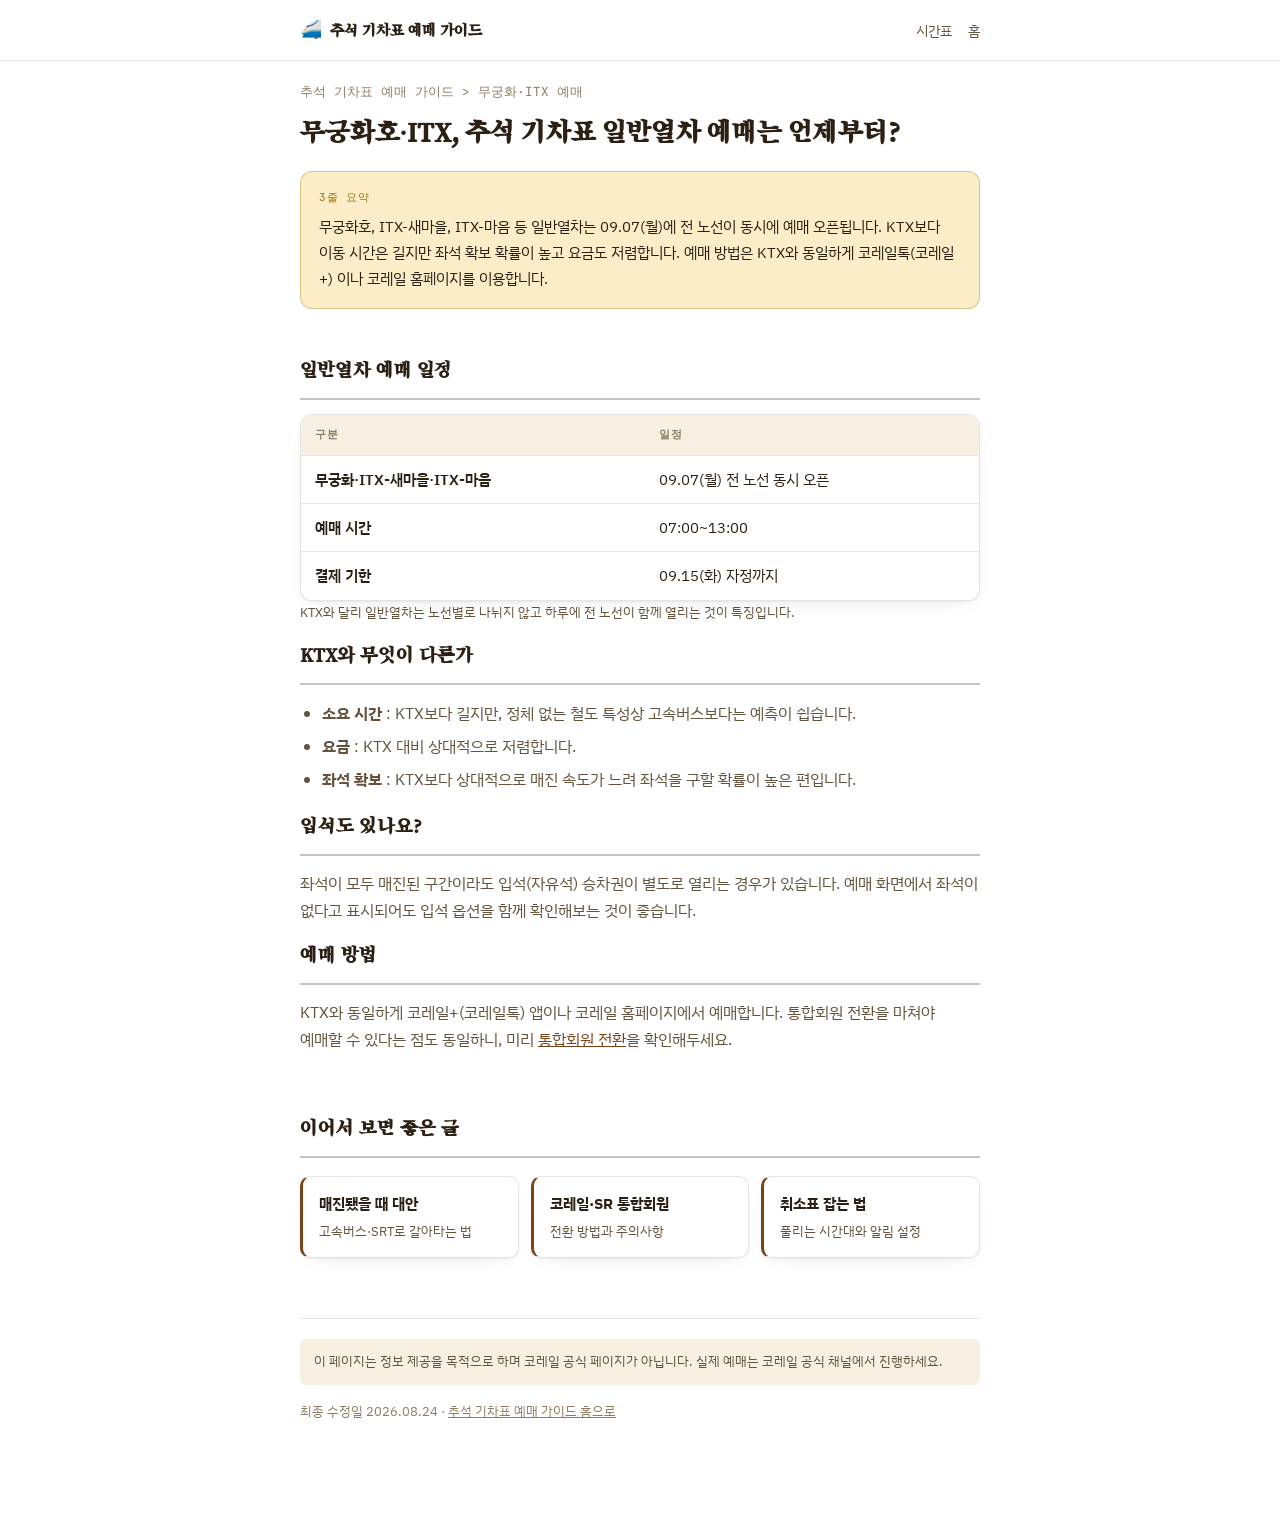
<file: general-train.html>
<!doctype html>
<html lang="ko">
<head>
<meta charset="UTF-8">
<meta name="viewport" content="width=device-width, initial-scale=1">
<title>무궁화호·ITX, 추석 기차표 일반열차 예매는 언제부터?</title>
<meta name="description" content="추석 무궁화호, ITX-새마을, ITX-마음 등 일반열차 예매 일정과 KTX와의 차이를 정리했습니다.">
<link rel="canonical" href="https://ktx.zucca100.com/general-train">
<meta name="robots" content="index,follow">
<meta name="naver-site-verification" content="a7feb17b45eee95991f97860eff9dbf93d3845fe" />
<meta name="google-site-verification" content="ylRZwQXQH9ZVegPDqDJGKHanYBIwb2fDMD_NWF917FI" />
<meta name="theme-color" content="#7a4419">
<meta property="og:type" content="website">
<meta property="og:site_name" content="추석 기차표 예매 가이드">
<meta property="og:locale" content="ko_KR">
<meta property="og:title" content="무궁화호·ITX, 추석 기차표 일반열차 예매는 언제부터?">
<meta property="og:description" content="추석 무궁화호, ITX-새마을, ITX-마음 등 일반열차 예매 일정과 KTX와의 차이를 정리했습니다.">
<meta property="og:url" content="https://ktx.zucca100.com/general-train">
<meta property="og:image" content="https://ktx.zucca100.com/assets/og-image.jpg">
<meta property="og:image:width" content="1200">
<meta property="og:image:height" content="630">
<meta property="og:image:alt" content="추석 기차표 예매 가이드">
<meta name="twitter:card" content="summary_large_image">
<meta name="twitter:title" content="무궁화호·ITX, 추석 기차표 일반열차 예매는 언제부터?">
<meta name="twitter:description" content="추석 무궁화호, ITX-새마을, ITX-마음 등 일반열차 예매 일정과 KTX와의 차이를 정리했습니다.">
<meta name="twitter:image" content="https://ktx.zucca100.com/assets/og-image.jpg">
<link rel="icon" href="assets/favicon.svg" type="image/svg+xml">
<link rel="icon" href="assets/favicon.ico" sizes="any">
<link rel="apple-touch-icon" href="assets/apple-touch-icon.png">
<link rel="preconnect" href="https://fonts.googleapis.com">
<link rel="preconnect" href="https://fonts.gstatic.com" crossorigin>
<link href="https://fonts.googleapis.com/css2?family=Song+Myung&family=IBM+Plex+Sans+KR:wght@400;500;600;700&family=JetBrains+Mono:wght@400;600;700&display=swap" rel="stylesheet">
<link rel="stylesheet" href="assets/style.css">
<script src="assets/traffic-gate.js"></script>
</head>
<body>

<div class="topbar">
  <div class="topbar-inner">
    <a class="brand" href="/"><span class="flag">🚄</span>추석 기차표 예매 가이드</a>
    <nav><a href="timetable">시간표</a><a href="/">홈</a></nav>
  </div>
</div>

<div class="wrap">
  <div class="crumb"><a href="/">추석 기차표 예매 가이드</a> &gt; 무궁화·ITX 예매</div>

  <div class="pagehead">
    <h1>무궁화호·ITX, 추석 기차표 일반열차 예매는 언제부터?</h1>
  </div>

  <div class="snippet">
    <span class="label">3줄 요약</span>
    무궁화호, ITX-새마을, ITX-마음 등 일반열차는 09.07(월)에 전 노선이 동시에 예매 오픈됩니다. KTX보다
    이동 시간은 길지만 좌석 확보 확률이 높고 요금도 저렴합니다. 예매 방법은 KTX와 동일하게 코레일톡(코레일+)
    이나 코레일 홈페이지를 이용합니다.
  </div>

  <section class="block">
    <h2>일반열차 예매 일정</h2>
    <div class="tbl-wrap">
      <table class="facts">
        <thead><tr><th>구분</th><th>일정</th></tr></thead>
        <tbody>
          <tr><td class="label">무궁화·ITX-새마을·ITX-마음</td><td>09.07(월) 전 노선 동시 오픈</td></tr>
          <tr><td class="label">예매 시간</td><td>07:00~13:00</td></tr>
          <tr><td class="label">결제 기한</td><td>09.15(화) 자정까지</td></tr>
        </tbody>
      </table>
    </div>
    <p style="font-size:13px;">KTX와 달리 일반열차는 노선별로 나뉘지 않고 하루에 전 노선이 함께 열리는 것이 특징입니다.</p>

    <h2>KTX와 무엇이 다른가</h2>
    <ul>
      <li><strong>소요 시간</strong> : KTX보다 길지만, 정체 없는 철도 특성상 고속버스보다는 예측이 쉽습니다.</li>
      <li><strong>요금</strong> : KTX 대비 상대적으로 저렴합니다.</li>
      <li><strong>좌석 확보</strong> : KTX보다 상대적으로 매진 속도가 느려 좌석을 구할 확률이 높은 편입니다.</li>
    </ul>

    <div class="ad-slot" data-paid-only>
      <span class="ad-label">광고</span>
      <ins class="adsbygoogle"
           style="display:block"
           data-ad-client="ca-pub-9196149361612087"
           data-ad-slot="8085639039"
           data-ad-format="auto"
           data-full-width-responsive="true"></ins>
      <script>
        if (document.documentElement.classList.contains('is-paid')) {
          (adsbygoogle = window.adsbygoogle || []).push({});
        }
      </script>
    </div>

    <h2>입석도 있나요?</h2>
    <p>
      좌석이 모두 매진된 구간이라도 입석(자유석) 승차권이 별도로 열리는 경우가 있습니다. 예매 화면에서
      좌석이 없다고 표시되어도 입석 옵션을 함께 확인해보는 것이 좋습니다.
    </p>

    <h2>예매 방법</h2>
    <p>
      KTX와 동일하게 코레일+(코레일톡) 앱이나 코레일 홈페이지에서 예매합니다. 통합회원 전환을 마쳐야
      예매할 수 있다는 점도 동일하니, 미리 <a href="member-integration">통합회원 전환</a>을 확인해두세요.
    </p>

    <div class="btn-row">
      <a class="cta small" href="https://bt.korail.com/holiday/main" rel="noopener noreferrer sponsored" data-paid-only>예매 페이지 열기</a>
      <a class="cta outline small" href="https://www.korail.com/ticket/guest/notice/25563" rel="noopener noreferrer sponsored" data-paid-only>예매 전 이용환경 확인</a>
    </div>
  </section>


  <section class="block">
    <h2>이어서 보면 좋은 글</h2>
    <div class="grid">
      <a class="gcard" href="alternative-transport"><div class="t">매진됐을 때 대안</div><div class="d">고속버스·SRT로 갈아타는 법</div></a>
      <a class="gcard" href="member-integration"><div class="t">코레일·SR 통합회원</div><div class="d">전환 방법과 주의사항</div></a>
      <a class="gcard" href="cancel-ticket"><div class="t">취소표 잡는 법</div><div class="d">풀리는 시간대와 알림 설정</div></a>
    </div>
  </section>

  <footer class="pagefoot">
    <div class="disclaimer">이 페이지는 정보 제공을 목적으로 하며 코레일 공식 페이지가 아닙니다. 실제 예매는 <a href="https://bt.korail.com/holiday/main" rel="noopener noreferrer sponsored" data-paid-only>코레일 공식 채널</a><span data-organic-only>코레일 공식 채널</span>에서 진행하세요.</div>
    <p>최종 수정일 2026.08.24 · <a href="/">추석 기차표 예매 가이드 홈으로</a></p>
  </footer>
</div>

</body>
</html>
</file>
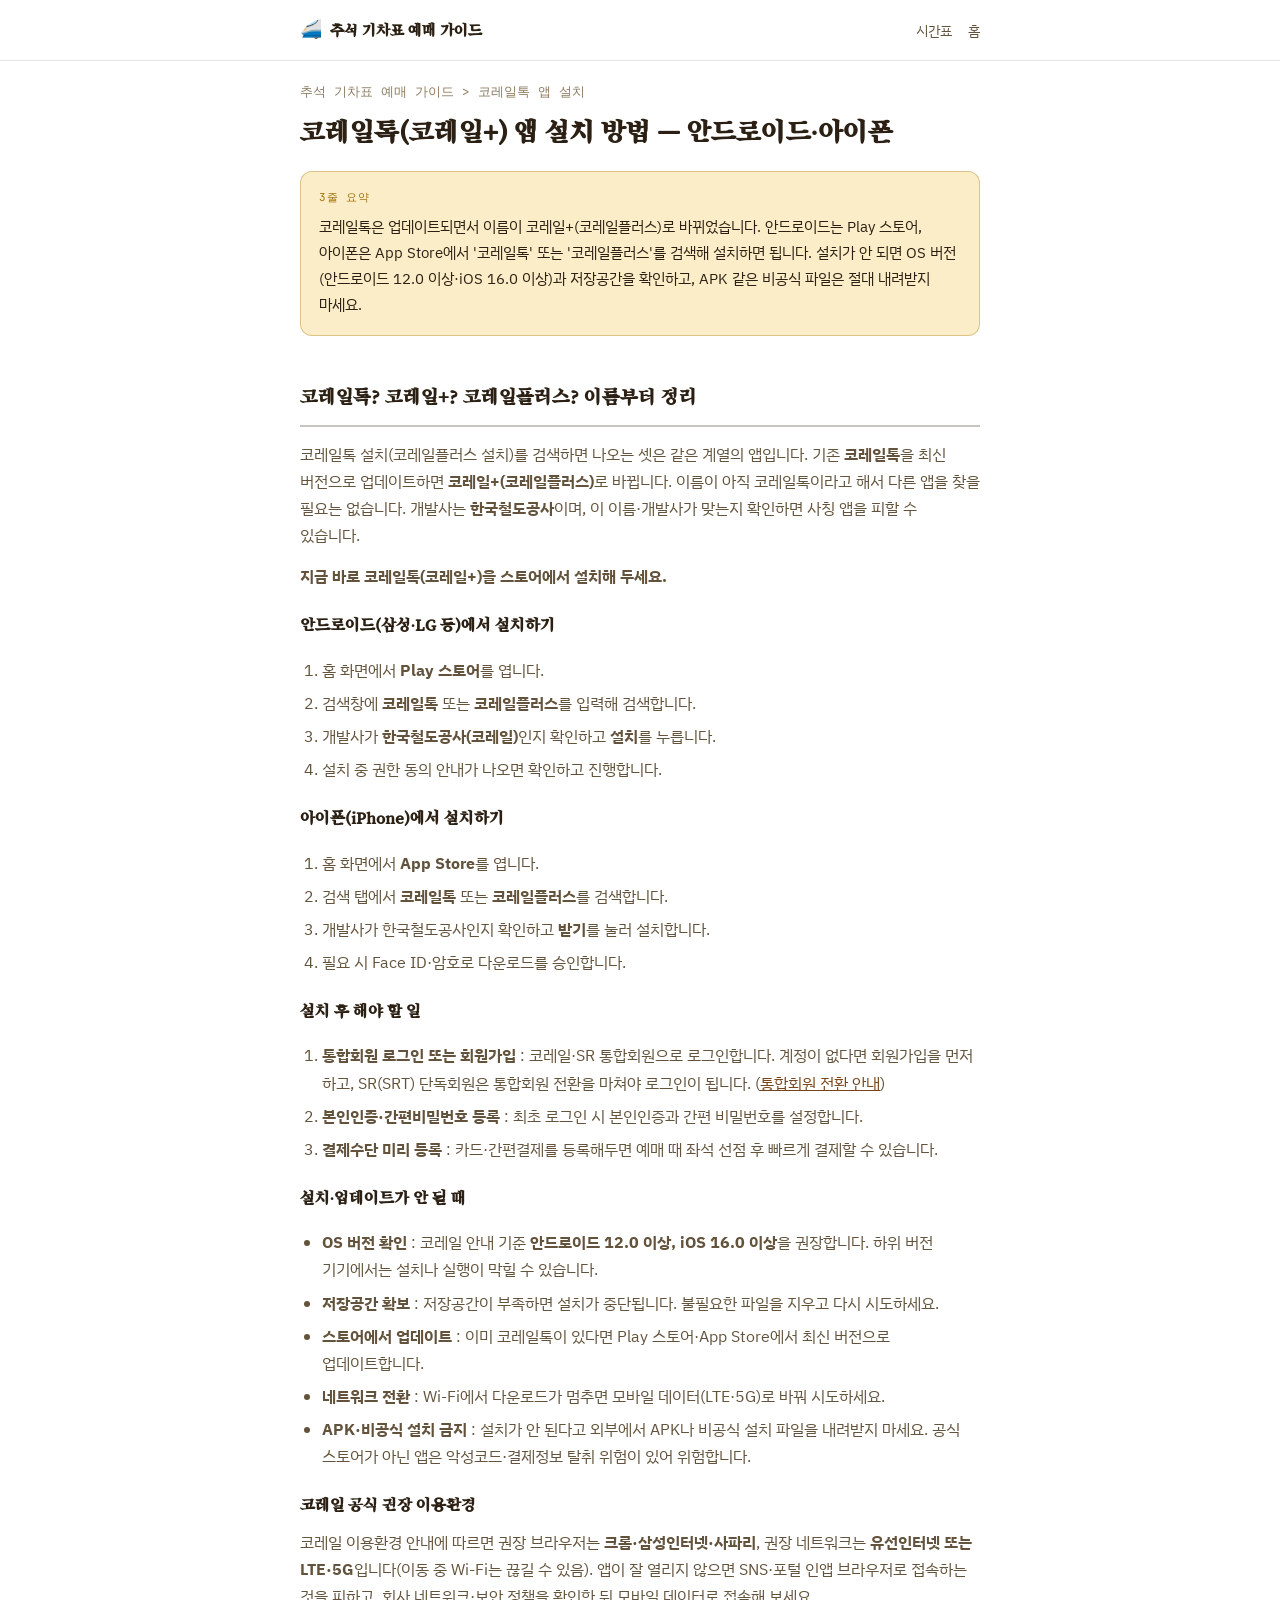
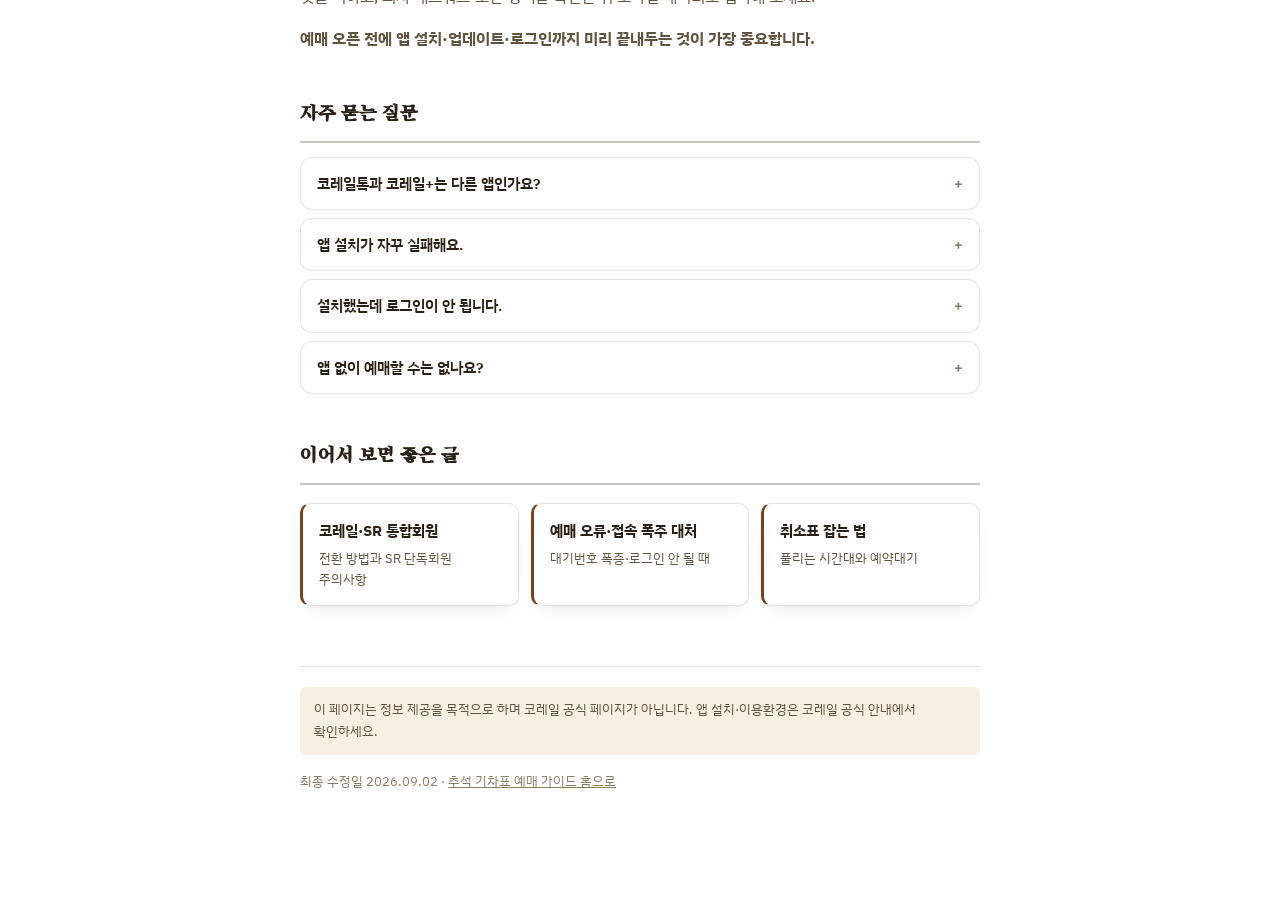
<file: korailtalk-install.html>
<!doctype html>
<html lang="ko">
<head>
<meta charset="UTF-8">
<meta name="viewport" content="width=device-width, initial-scale=1">
<title>코레일톡(코레일+) 앱 설치 방법 | 안드로이드·아이폰 다운로드·로그인</title>
<meta name="description" content="코레일톡·코레일+(코레일플러스) 앱 설치 방법을 안드로이드·아이폰별로 정리했습니다. 다운로드, 업데이트, 설치 안 될 때 해결법, 통합회원 로그인까지 안내합니다.">
<link rel="canonical" href="https://ktx.zucca100.com/korailtalk-install">
<meta name="robots" content="index,follow">
<meta name="naver-site-verification" content="a7feb17b45eee95991f97860eff9dbf93d3845fe" />
<meta name="google-site-verification" content="ylRZwQXQH9ZVegPDqDJGKHanYBIwb2fDMD_NWF917FI" />
<meta name="theme-color" content="#7a4419">
<meta property="og:type" content="website">
<meta property="og:site_name" content="추석 기차표 예매 가이드">
<meta property="og:locale" content="ko_KR">
<meta property="og:title" content="코레일톡(코레일+) 앱 설치 방법">
<meta property="og:description" content="안드로이드·아이폰별 설치, 업데이트, 설치 안 될 때 해결법, 통합회원 로그인 안내.">
<meta property="og:url" content="https://ktx.zucca100.com/korailtalk-install">
<meta property="og:image" content="https://ktx.zucca100.com/assets/og-image.jpg">
<meta property="og:image:width" content="1200">
<meta property="og:image:height" content="630">
<meta property="og:image:alt" content="추석 기차표 예매 가이드">
<meta name="twitter:card" content="summary_large_image">
<meta name="twitter:title" content="코레일톡(코레일+) 앱 설치 방법">
<meta name="twitter:description" content="안드로이드·아이폰별 설치, 업데이트, 설치 안 될 때 해결법, 통합회원 로그인 안내.">
<meta name="twitter:image" content="https://ktx.zucca100.com/assets/og-image.jpg">
<link rel="icon" href="assets/favicon.svg" type="image/svg+xml">
<link rel="icon" href="assets/favicon.ico" sizes="any">
<link rel="apple-touch-icon" href="assets/apple-touch-icon.png">
<link rel="preconnect" href="https://fonts.googleapis.com">
<link rel="preconnect" href="https://fonts.gstatic.com" crossorigin>
<link href="https://fonts.googleapis.com/css2?family=Song+Myung&family=IBM+Plex+Sans+KR:wght@400;500;600;700&family=JetBrains+Mono:wght@400;600;700&display=swap" rel="stylesheet">
<link rel="stylesheet" href="assets/style.css">
<script src="assets/traffic-gate.js"></script>
</head>
<body>

<div class="topbar">
  <div class="topbar-inner">
    <a class="brand" href="/"><span class="flag">🚄</span>추석 기차표 예매 가이드</a>
    <nav><a href="timetable">시간표</a><a href="/">홈</a></nav>
  </div>
</div>

<div class="wrap">
  <div class="crumb"><a href="/">추석 기차표 예매 가이드</a> &gt; 코레일톡 앱 설치</div>

  <div class="pagehead">
    <h1>코레일톡(코레일+) 앱 설치 방법 — 안드로이드·아이폰</h1>
  </div>

  <div class="snippet">
    <span class="label">3줄 요약</span>
    코레일톡은 업데이트되면서 이름이 코레일+(코레일플러스)로 바뀌었습니다. 안드로이드는 Play 스토어,
    아이폰은 App Store에서 '코레일톡' 또는 '코레일플러스'를 검색해 설치하면 됩니다. 설치가 안 되면
    OS 버전(안드로이드 12.0 이상·iOS 16.0 이상)과 저장공간을 확인하고, APK 같은 비공식 파일은
    절대 내려받지 마세요.
  </div>

  <section class="block">
    <h2>코레일톡? 코레일+? 코레일플러스? 이름부터 정리</h2>
    <p>
      코레일톡 설치(코레일플러스 설치)를 검색하면 나오는 셋은 같은 계열의 앱입니다. 기존 <strong>코레일톡</strong>을 최신 버전으로 업데이트하면
      <strong>코레일+(코레일플러스)</strong>로 바뀝니다. 이름이 아직 코레일톡이라고 해서 다른 앱을
      찾을 필요는 없습니다. 개발사는 <strong>한국철도공사</strong>이며, 이 이름·개발사가 맞는지
      확인하면 사칭 앱을 피할 수 있습니다.
    </p>

    <p><strong>지금 바로 코레일톡(코레일+)을 스토어에서 설치해 두세요.</strong></p>
    <div class="btn-row" data-paid-only>
      <a class="cta small" href="https://apps.apple.com/kr/app/id1000558562" rel="noopener noreferrer sponsored">📱 App Store에서 설치</a>
      <a class="cta outline small" href="https://play.google.com/store/apps/details?id=com.korail.talk" rel="noopener noreferrer sponsored">🤖 Google Play에서 설치</a>
    </div>

    <h3>안드로이드(삼성·LG 등)에서 설치하기</h3>
    <ol>
      <li>홈 화면에서 <strong>Play 스토어</strong>를 엽니다.</li>
      <li>검색창에 <strong>코레일톡</strong> 또는 <strong>코레일플러스</strong>를 입력해 검색합니다.</li>
      <li>개발사가 <strong>한국철도공사(코레일)</strong>인지 확인하고 <strong>설치</strong>를 누릅니다.</li>
      <li>설치 중 권한 동의 안내가 나오면 확인하고 진행합니다.</li>
    </ol>

    <h3>아이폰(iPhone)에서 설치하기</h3>
    <ol>
      <li>홈 화면에서 <strong>App Store</strong>를 엽니다.</li>
      <li>검색 탭에서 <strong>코레일톡</strong> 또는 <strong>코레일플러스</strong>를 검색합니다.</li>
      <li>개발사가 한국철도공사인지 확인하고 <strong>받기</strong>를 눌러 설치합니다.</li>
      <li>필요 시 Face ID·암호로 다운로드를 승인합니다.</li>
    </ol>

    <h3>설치 후 해야 할 일</h3>
    <ol>
      <li><strong>통합회원 로그인 또는 회원가입</strong> : 코레일·SR 통합회원으로 로그인합니다. 계정이 없다면
        회원가입을 먼저 하고, SR(SRT) 단독회원은 통합회원 전환을 마쳐야 로그인이 됩니다.
        (<a href="member-integration">통합회원 전환 안내</a>)</li>
      <li><strong>본인인증·간편비밀번호 등록</strong> : 최초 로그인 시 본인인증과 간편 비밀번호를 설정합니다.</li>
      <li><strong>결제수단 미리 등록</strong> : 카드·간편결제를 등록해두면 예매 때 좌석 선점 후 빠르게 결제할 수 있습니다.</li>
    </ol>

    <h3>설치·업데이트가 안 될 때</h3>
    <ul>
      <li><strong>OS 버전 확인</strong> : 코레일 안내 기준 <strong>안드로이드 12.0 이상, iOS 16.0 이상</strong>을
        권장합니다. 하위 버전 기기에서는 설치나 실행이 막힐 수 있습니다.</li>
      <li><strong>저장공간 확보</strong> : 저장공간이 부족하면 설치가 중단됩니다. 불필요한 파일을 지우고 다시 시도하세요.</li>
      <li><strong>스토어에서 업데이트</strong> : 이미 코레일톡이 있다면 Play 스토어·App Store에서 최신 버전으로 업데이트합니다.</li>
      <li><strong>네트워크 전환</strong> : Wi-Fi에서 다운로드가 멈추면 모바일 데이터(LTE·5G)로 바꿔 시도하세요.</li>
      <li><strong>APK·비공식 설치 금지</strong> : 설치가 안 된다고 외부에서 APK나 비공식 설치 파일을 내려받지 마세요.
        공식 스토어가 아닌 앱은 악성코드·결제정보 탈취 위험이 있어 위험합니다.</li>
    </ul>

    <div class="ad-slot" data-paid-only>
      <span class="ad-label">광고</span>
      <ins class="adsbygoogle"
           style="display:block"
           data-ad-client="ca-pub-9196149361612087"
           data-ad-slot="8085639039"
           data-ad-format="auto"
           data-full-width-responsive="true"></ins>
      <script>
        if (document.documentElement.classList.contains('is-paid')) {
          (adsbygoogle = window.adsbygoogle || []).push({});
        }
      </script>
    </div>

    <h3>코레일 공식 권장 이용환경</h3>
    <p>
      코레일 이용환경 안내에 따르면 권장 브라우저는 <strong>크롬·삼성인터넷·사파리</strong>, 권장
      네트워크는 <strong>유선인터넷 또는 LTE·5G</strong>입니다(이동 중 Wi-Fi는 끊길 수 있음). 앱이 잘
      열리지 않으면 SNS·포털 인앱 브라우저로 접속하는 것을 피하고, 회사 네트워크·보안 정책을 확인한 뒤
      모바일 데이터로 접속해 보세요.
    </p>

    <p><strong>예매 오픈 전에 앱 설치·업데이트·로그인까지 미리 끝내두는 것이 가장 중요합니다.</strong></p>
    <div class="btn-row" data-paid-only>
      <a class="cta small" href="https://apps.apple.com/kr/app/id1000558562" rel="noopener noreferrer sponsored">📱 코레일+ App Store</a>
      <a class="cta outline small" href="https://play.google.com/store/apps/details?id=com.korail.talk" rel="noopener noreferrer sponsored">🤖 코레일+ Google Play</a>
    </div>
  </section>

  <section class="block">
    <h2>자주 묻는 질문</h2>
    <div class="faq">
      <details>
        <summary>코레일톡과 코레일+는 다른 앱인가요?</summary>
        <div class="a">같은 앱입니다. 코레일톡을 최신 버전으로 업데이트하면 코레일+(코레일플러스)로 이름이 바뀝니다. 새로 설치할 필요는 없습니다.</div>
      </details>
      <details>
        <summary>앱 설치가 자꾸 실패해요.</summary>
        <div class="a">기기의 OS 버전(안드로이드 12.0 이상·iOS 16.0 이상)과 저장공간을 확인하고, Wi-Fi 대신 모바일 데이터로 시도해 보세요. APK 등 비공식 파일은 내려받지 마세요.</div>
      </details>
      <details>
        <summary>설치했는데 로그인이 안 됩니다.</summary>
        <div class="a">코레일·SR 통합회원으로 로그인해야 합니다. SR 단독회원이라면 통합회원 전환을 먼저 마쳐야 로그인할 수 있습니다.</div>
      </details>
      <details>
        <summary>앱 없이 예매할 수는 없나요?</summary>
        <div class="a">코레일 홈페이지(PC·모바일 웹)나 철도고객센터(1544-8545) 전화로도 예매할 수 있습니다. 다만 명절에는 앱이 좌석 선택·결제가 가장 빠릅니다.</div>
      </details>
    </div>
  </section>

  <section class="block">
    <h2>이어서 보면 좋은 글</h2>
    <div class="grid">
      <a class="gcard" href="member-integration"><div class="t">코레일·SR 통합회원</div><div class="d">전환 방법과 SR 단독회원 주의사항</div></a>
      <a class="gcard" href="booking-error"><div class="t">예매 오류·접속 폭주 대처</div><div class="d">대기번호 폭증·로그인 안 될 때</div></a>
      <a class="gcard" href="cancel-ticket"><div class="t">취소표 잡는 법</div><div class="d">풀리는 시간대와 예약대기</div></a>
    </div>
  </section>

  <footer class="pagefoot">
    <div class="disclaimer">이 페이지는 정보 제공을 목적으로 하며 코레일 공식 페이지가 아닙니다. 앱 설치·이용환경은 <a href="https://www.korail.com/ticket/guest/notice/25563" rel="noopener noreferrer sponsored" data-paid-only>코레일 공식 안내</a><span data-organic-only>코레일 공식 안내</span>에서 확인하세요.</div>
    <p>최종 수정일 2026.09.02 · <a href="/">추석 기차표 예매 가이드 홈으로</a></p>
  </footer>
</div>

</body>
</html>
</file>
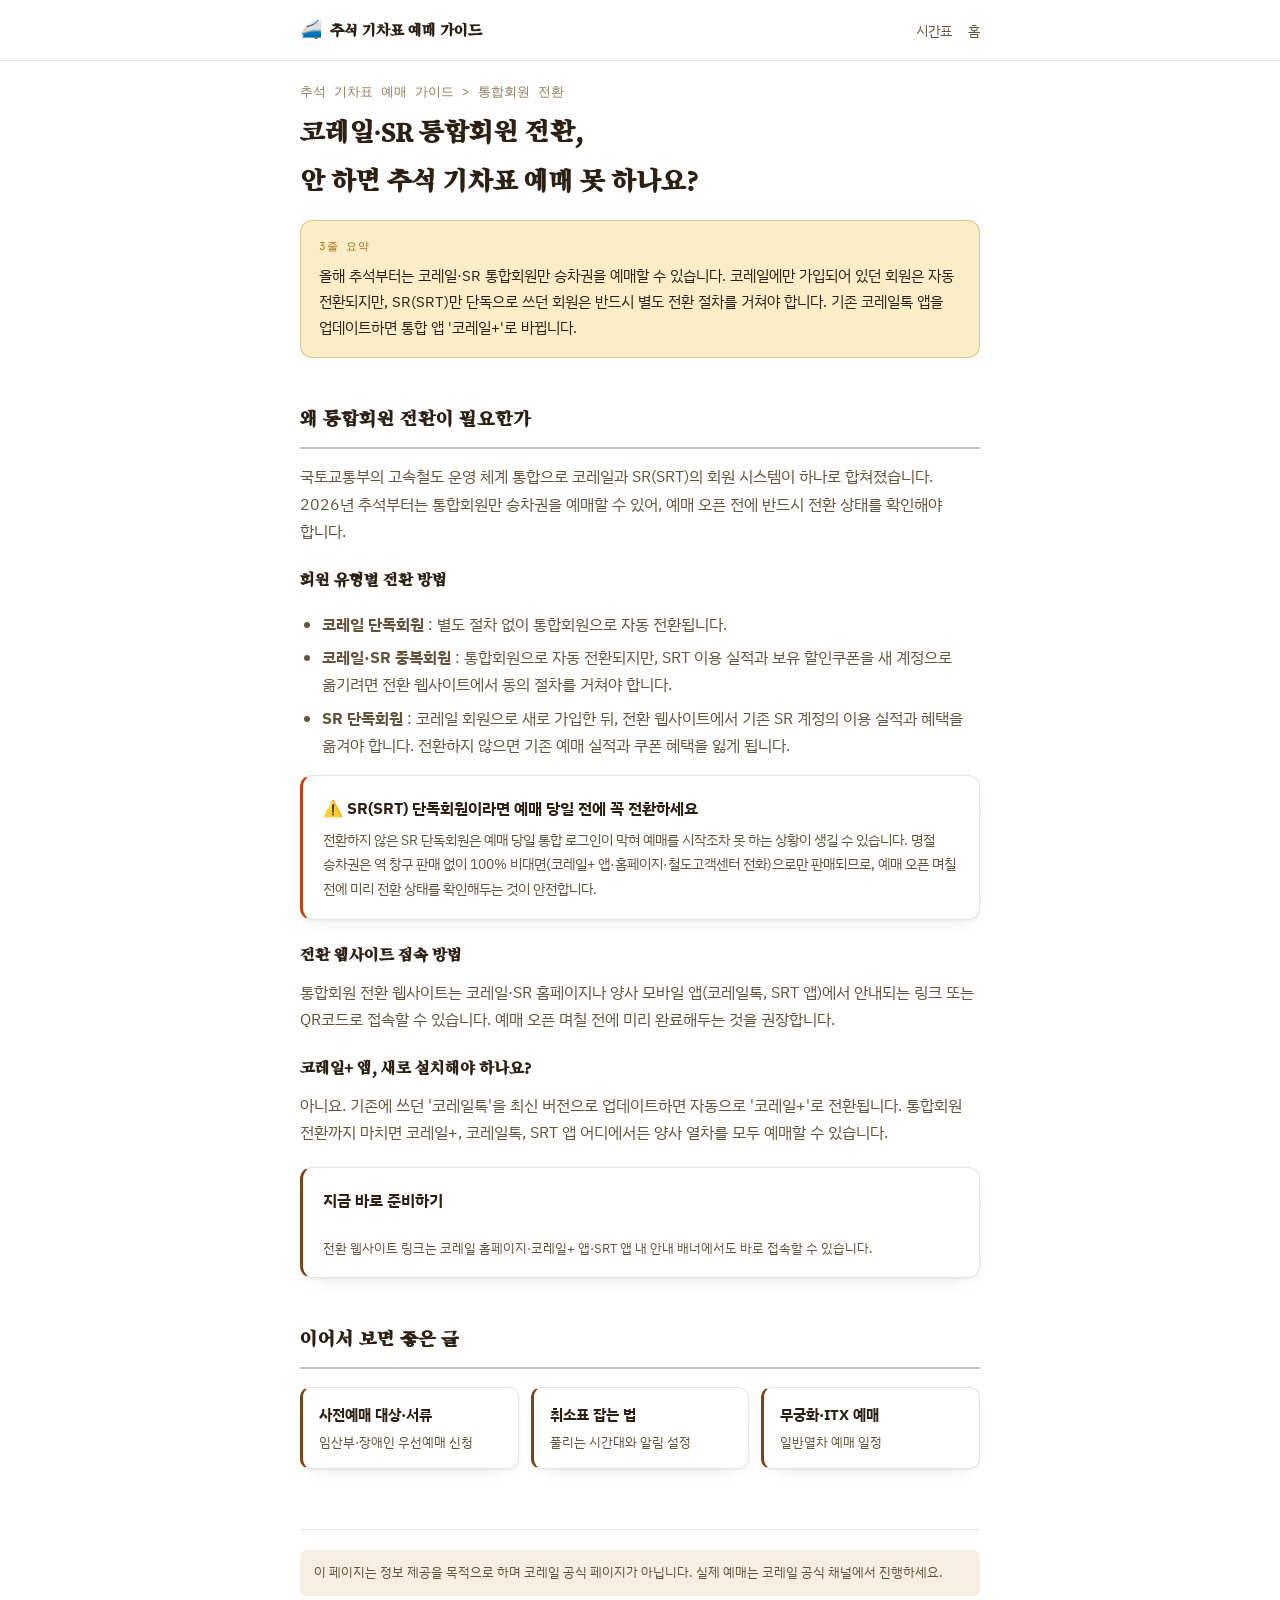
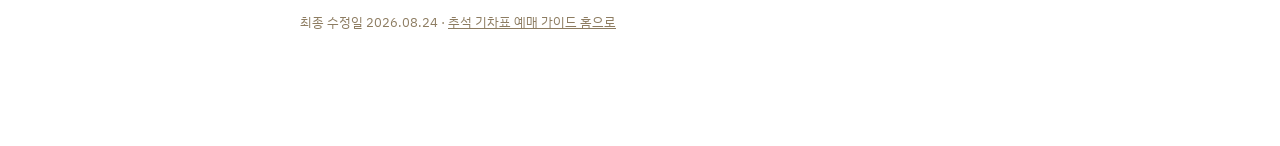
<file: member-integration.html>
<!doctype html>
<html lang="ko">
<head>
<meta charset="UTF-8">
<meta name="viewport" content="width=device-width, initial-scale=1">
<title>코레일·SR 통합회원 전환, 안 하면 추석 기차표 예매 못 하나요?</title>
<meta name="description" content="코레일과 SR(SRT) 통합회원 전환 방법, 대상별 절차, 전환하지 않았을 때 생기는 문제를 정리했습니다.">
<link rel="canonical" href="https://ktx.zucca100.com/member-integration">
<meta name="robots" content="index,follow">
<meta name="naver-site-verification" content="a7feb17b45eee95991f97860eff9dbf93d3845fe" />
<meta name="google-site-verification" content="ylRZwQXQH9ZVegPDqDJGKHanYBIwb2fDMD_NWF917FI" />
<meta name="theme-color" content="#7a4419">
<meta property="og:type" content="website">
<meta property="og:site_name" content="추석 기차표 예매 가이드">
<meta property="og:locale" content="ko_KR">
<meta property="og:title" content="코레일·SR 통합회원 전환, 안 하면 추석 기차표 예매 못 하나요?">
<meta property="og:description" content="코레일과 SR(SRT) 통합회원 전환 방법, 대상별 절차, 전환하지 않았을 때 생기는 문제를 정리했습니다.">
<meta property="og:url" content="https://ktx.zucca100.com/member-integration">
<meta property="og:image" content="https://ktx.zucca100.com/assets/og-image.jpg">
<meta property="og:image:width" content="1200">
<meta property="og:image:height" content="630">
<meta property="og:image:alt" content="추석 기차표 예매 가이드">
<meta name="twitter:card" content="summary_large_image">
<meta name="twitter:title" content="코레일·SR 통합회원 전환, 안 하면 추석 기차표 예매 못 하나요?">
<meta name="twitter:description" content="코레일과 SR(SRT) 통합회원 전환 방법, 대상별 절차, 전환하지 않았을 때 생기는 문제를 정리했습니다.">
<meta name="twitter:image" content="https://ktx.zucca100.com/assets/og-image.jpg">
<link rel="icon" href="assets/favicon.svg" type="image/svg+xml">
<link rel="icon" href="assets/favicon.ico" sizes="any">
<link rel="apple-touch-icon" href="assets/apple-touch-icon.png">
<link rel="preconnect" href="https://fonts.googleapis.com">
<link rel="preconnect" href="https://fonts.gstatic.com" crossorigin>
<link href="https://fonts.googleapis.com/css2?family=Song+Myung&family=IBM+Plex+Sans+KR:wght@400;500;600;700&family=JetBrains+Mono:wght@400;600;700&display=swap" rel="stylesheet">
<link rel="stylesheet" href="assets/style.css">
<script src="assets/traffic-gate.js"></script>
</head>
<body>

<div class="topbar">
  <div class="topbar-inner">
    <a class="brand" href="/"><span class="flag">🚄</span>추석 기차표 예매 가이드</a>
    <nav><a href="timetable">시간표</a><a href="/">홈</a></nav>
  </div>
</div>

<div class="wrap">
  <div class="crumb"><a href="/">추석 기차표 예매 가이드</a> &gt; 통합회원 전환</div>

  <div class="pagehead">
    <h1>코레일·SR 통합회원 전환,<br>안 하면 추석 기차표 예매 못 하나요?</h1>
  </div>

  <div class="snippet">
    <span class="label">3줄 요약</span>
    올해 추석부터는 코레일·SR 통합회원만 승차권을 예매할 수 있습니다. 코레일에만 가입되어 있던 회원은
    자동 전환되지만, SR(SRT)만 단독으로 쓰던 회원은 반드시 별도 전환 절차를 거쳐야 합니다. 기존 코레일톡
    앱을 업데이트하면 통합 앱 '코레일+'로 바뀝니다.
  </div>

  <section class="block">
    <h2>왜 통합회원 전환이 필요한가</h2>
    <p>
      국토교통부의 고속철도 운영 체계 통합으로 코레일과 SR(SRT)의 회원 시스템이 하나로 합쳐졌습니다.
      2026년 추석부터는 통합회원만 승차권을 예매할 수 있어, 예매 오픈 전에 반드시 전환 상태를 확인해야 합니다.
    </p>

    <div class="ad-slot" data-paid-only>
      <span class="ad-label">광고</span>
      <ins class="adsbygoogle"
           style="display:block"
           data-ad-client="ca-pub-9196149361612087"
           data-ad-slot="8085639039"
           data-ad-format="auto"
           data-full-width-responsive="true"></ins>
      <script>
        if (document.documentElement.classList.contains('is-paid')) {
          (adsbygoogle = window.adsbygoogle || []).push({});
        }
      </script>
    </div>

    <h3>회원 유형별 전환 방법</h3>
    <ul>
      <li><strong>코레일 단독회원</strong> : 별도 절차 없이 통합회원으로 자동 전환됩니다.</li>
      <li><strong>코레일·SR 중복회원</strong> : 통합회원으로 자동 전환되지만, SRT 이용 실적과 보유 할인쿠폰을
        새 계정으로 옮기려면 전환 웹사이트에서 동의 절차를 거쳐야 합니다.</li>
      <li><strong>SR 단독회원</strong> : 코레일 회원으로 새로 가입한 뒤, 전환 웹사이트에서 기존 SR 계정의
        이용 실적과 혜택을 옮겨야 합니다. 전환하지 않으면 기존 예매 실적과 쿠폰 혜택을 잃게 됩니다.</li>
    </ul>

    <div class="card warn" style="margin-top:16px;">
      <strong>⚠️ SR(SRT) 단독회원이라면 예매 당일 전에 꼭 전환하세요</strong>
      <p style="margin:6px 0 0;font-size:14px;">전환하지 않은 SR 단독회원은 예매 당일 통합 로그인이 막혀 예매를 시작조차 못 하는 상황이 생길 수 있습니다. 명절 승차권은 역 창구 판매 없이 100% 비대면(코레일+ 앱·홈페이지·철도고객센터 전화)으로만 판매되므로, 예매 오픈 며칠 전에 미리 전환 상태를 확인해두는 것이 안전합니다.</p>
    </div>

    <h3>전환 웹사이트 접속 방법</h3>
    <p>
      통합회원 전환 웹사이트는 코레일·SR 홈페이지나 양사 모바일 앱(코레일톡, SRT 앱)에서 안내되는
      링크 또는 QR코드로 접속할 수 있습니다. 예매 오픈 며칠 전에 미리 완료해두는 것을 권장합니다.
    </p>

    <h3>코레일+ 앱, 새로 설치해야 하나요?</h3>
    <p>
      아니요. 기존에 쓰던 '코레일톡'을 최신 버전으로 업데이트하면 자동으로 '코레일+'로 전환됩니다.
      통합회원 전환까지 마치면 코레일+, 코레일톡, SRT 앱 어디에서든 양사 열차를 모두 예매할 수 있습니다.
    </p>

    <div class="card" style="margin-top:20px;">
      <strong>지금 바로 준비하기</strong>
      <div class="btn-row">
        <a class="cta small" href="https://www.korail.com" rel="noopener noreferrer sponsored" data-paid-only>코레일 홈페이지에서 전환 시작</a>
        <a class="cta outline small" href="https://apps.apple.com/kr/app/id1000558562" rel="noopener noreferrer sponsored" data-paid-only>📱 코레일+ App Store</a>
        <a class="cta outline small" href="https://play.google.com/store/apps/details?id=com.korail.talk" rel="noopener noreferrer sponsored" data-paid-only>🤖 코레일+ Google Play</a>
      </div>
      <p style="font-size:12.5px;margin:10px 0 0;">전환 웹사이트 링크는 코레일 홈페이지·코레일+ 앱·SRT 앱 내 안내 배너에서도 바로 접속할 수 있습니다.</p>
    </div>
  </section>


  <section class="block">
    <h2>이어서 보면 좋은 글</h2>
    <div class="grid">
      <a class="gcard" href="priority-booking"><div class="t">사전예매 대상·서류</div><div class="d">임산부·장애인 우선예매 신청</div></a>
      <a class="gcard" href="cancel-ticket"><div class="t">취소표 잡는 법</div><div class="d">풀리는 시간대와 알림 설정</div></a>
      <a class="gcard" href="general-train"><div class="t">무궁화·ITX 예매</div><div class="d">일반열차 예매 일정</div></a>
    </div>
  </section>

  <footer class="pagefoot">
    <div class="disclaimer">이 페이지는 정보 제공을 목적으로 하며 코레일 공식 페이지가 아닙니다. 실제 예매는 <a href="https://bt.korail.com/holiday/main" rel="noopener noreferrer sponsored" data-paid-only>코레일 공식 채널</a><span data-organic-only>코레일 공식 채널</span>에서 진행하세요.</div>
    <p>최종 수정일 2026.08.24 · <a href="/">추석 기차표 예매 가이드 홈으로</a></p>
  </footer>
</div>

</body>
</html>
</file>
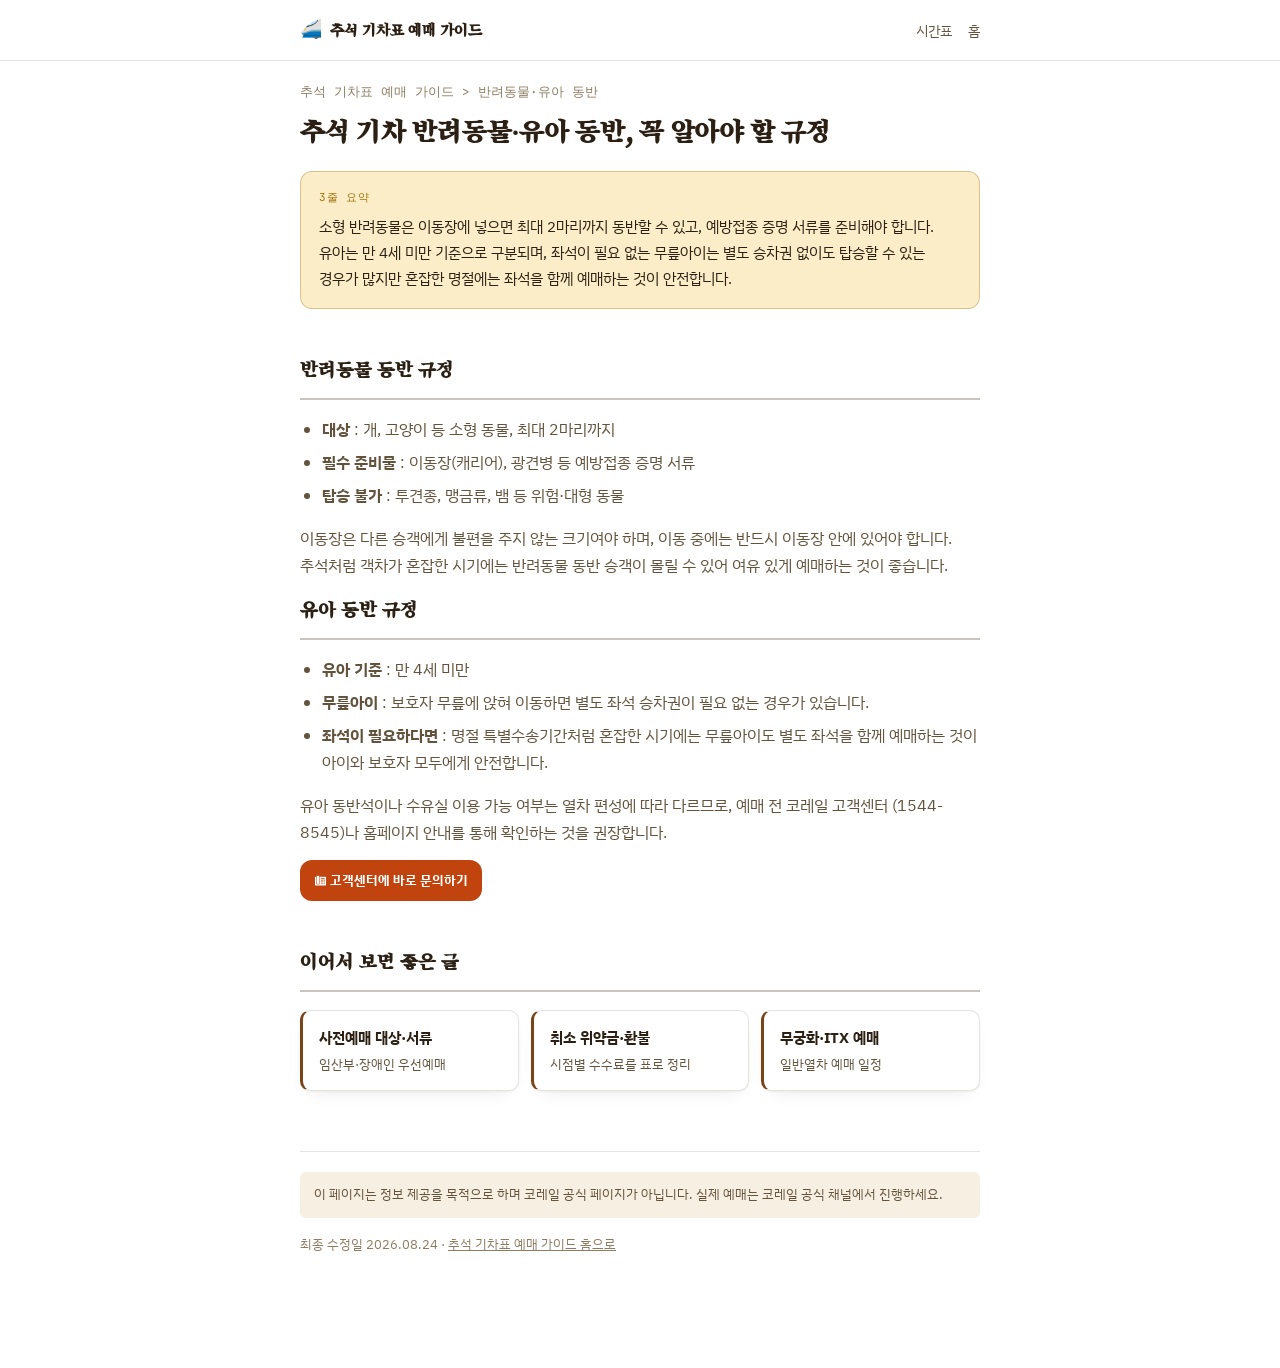
<file: pet-child.html>
<!doctype html>
<html lang="ko">
<head>
<meta charset="UTF-8">
<meta name="viewport" content="width=device-width, initial-scale=1">
<title>추석 기차 반려동물·유아 동반, 꼭 알아야 할 규정</title>
<meta name="description" content="추석 기차표 예매 시 반려동물 동반 규정과 유아 요금 기준, 무릎아이 좌석 여부를 정리했습니다.">
<link rel="canonical" href="https://ktx.zucca100.com/pet-child">
<meta name="robots" content="index,follow">
<meta name="naver-site-verification" content="a7feb17b45eee95991f97860eff9dbf93d3845fe" />
<meta name="google-site-verification" content="ylRZwQXQH9ZVegPDqDJGKHanYBIwb2fDMD_NWF917FI" />
<meta name="theme-color" content="#7a4419">
<meta property="og:type" content="website">
<meta property="og:site_name" content="추석 기차표 예매 가이드">
<meta property="og:locale" content="ko_KR">
<meta property="og:title" content="추석 기차 반려동물·유아 동반, 꼭 알아야 할 규정">
<meta property="og:description" content="추석 기차표 예매 시 반려동물 동반 규정과 유아 요금 기준, 무릎아이 좌석 여부를 정리했습니다.">
<meta property="og:url" content="https://ktx.zucca100.com/pet-child">
<meta property="og:image" content="https://ktx.zucca100.com/assets/og-image.jpg">
<meta property="og:image:width" content="1200">
<meta property="og:image:height" content="630">
<meta property="og:image:alt" content="추석 기차표 예매 가이드">
<meta name="twitter:card" content="summary_large_image">
<meta name="twitter:title" content="추석 기차 반려동물·유아 동반, 꼭 알아야 할 규정">
<meta name="twitter:description" content="추석 기차표 예매 시 반려동물 동반 규정과 유아 요금 기준, 무릎아이 좌석 여부를 정리했습니다.">
<meta name="twitter:image" content="https://ktx.zucca100.com/assets/og-image.jpg">
<link rel="icon" href="assets/favicon.svg" type="image/svg+xml">
<link rel="icon" href="assets/favicon.ico" sizes="any">
<link rel="apple-touch-icon" href="assets/apple-touch-icon.png">
<link rel="preconnect" href="https://fonts.googleapis.com">
<link rel="preconnect" href="https://fonts.gstatic.com" crossorigin>
<link href="https://fonts.googleapis.com/css2?family=Song+Myung&family=IBM+Plex+Sans+KR:wght@400;500;600;700&family=JetBrains+Mono:wght@400;600;700&display=swap" rel="stylesheet">
<link rel="stylesheet" href="assets/style.css">
<script src="assets/traffic-gate.js"></script>
</head>
<body>

<div class="topbar">
  <div class="topbar-inner">
    <a class="brand" href="/"><span class="flag">🚄</span>추석 기차표 예매 가이드</a>
    <nav><a href="timetable">시간표</a><a href="/">홈</a></nav>
  </div>
</div>

<div class="wrap">
  <div class="crumb"><a href="/">추석 기차표 예매 가이드</a> &gt; 반려동물·유아 동반</div>

  <div class="pagehead">
    <h1>추석 기차 반려동물·유아 동반, 꼭 알아야 할 규정</h1>
  </div>

  <div class="snippet">
    <span class="label">3줄 요약</span>
    소형 반려동물은 이동장에 넣으면 최대 2마리까지 동반할 수 있고, 예방접종 증명 서류를 준비해야 합니다.
    유아는 만 4세 미만 기준으로 구분되며, 좌석이 필요 없는 무릎아이는 별도 승차권 없이도 탑승할 수 있는
    경우가 많지만 혼잡한 명절에는 좌석을 함께 예매하는 것이 안전합니다.
  </div>

  <section class="block">
    <h2>반려동물 동반 규정</h2>
    <ul>
      <li><strong>대상</strong> : 개, 고양이 등 소형 동물, 최대 2마리까지</li>
      <li><strong>필수 준비물</strong> : 이동장(캐리어), 광견병 등 예방접종 증명 서류</li>
      <li><strong>탑승 불가</strong> : 투견종, 맹금류, 뱀 등 위험·대형 동물</li>
    </ul>
    <p>
      이동장은 다른 승객에게 불편을 주지 않는 크기여야 하며, 이동 중에는 반드시 이동장 안에 있어야 합니다.
      추석처럼 객차가 혼잡한 시기에는 반려동물 동반 승객이 몰릴 수 있어 여유 있게 예매하는 것이 좋습니다.
    </p>

    <div class="ad-slot" data-paid-only>
      <span class="ad-label">광고</span>
      <ins class="adsbygoogle"
           style="display:block"
           data-ad-client="ca-pub-9196149361612087"
           data-ad-slot="8085639039"
           data-ad-format="auto"
           data-full-width-responsive="true"></ins>
      <script>
        if (document.documentElement.classList.contains('is-paid')) {
          (adsbygoogle = window.adsbygoogle || []).push({});
        }
      </script>
    </div>

    <h2>유아 동반 규정</h2>
    <ul>
      <li><strong>유아 기준</strong> : 만 4세 미만</li>
      <li><strong>무릎아이</strong> : 보호자 무릎에 앉혀 이동하면 별도 좌석 승차권이 필요 없는 경우가 있습니다.</li>
      <li><strong>좌석이 필요하다면</strong> : 명절 특별수송기간처럼 혼잡한 시기에는 무릎아이도 별도 좌석을
        함께 예매하는 것이 아이와 보호자 모두에게 안전합니다.</li>
    </ul>
    <p>
      유아 동반석이나 수유실 이용 가능 여부는 열차 편성에 따라 다르므로, 예매 전 코레일 고객센터
      (1544-8545)나 홈페이지 안내를 통해 확인하는 것을 권장합니다.
    </p>

    <div class="btn-row">
      <a class="cta small" href="tel:15448545">☎ 고객센터에 바로 문의하기</a>
      <a class="cta outline small" href="https://bt.korail.com/holiday/main" rel="noopener noreferrer sponsored" data-paid-only>예매 페이지 열기</a>
    </div>
  </section>


  <section class="block">
    <h2>이어서 보면 좋은 글</h2>
    <div class="grid">
      <a class="gcard" href="priority-booking"><div class="t">사전예매 대상·서류</div><div class="d">임산부·장애인 우선예매</div></a>
      <a class="gcard" href="refund-penalty"><div class="t">취소 위약금·환불</div><div class="d">시점별 수수료를 표로 정리</div></a>
      <a class="gcard" href="general-train"><div class="t">무궁화·ITX 예매</div><div class="d">일반열차 예매 일정</div></a>
    </div>
  </section>

  <footer class="pagefoot">
    <div class="disclaimer">이 페이지는 정보 제공을 목적으로 하며 코레일 공식 페이지가 아닙니다. 실제 예매는 <a href="https://bt.korail.com/holiday/main" rel="noopener noreferrer sponsored" data-paid-only>코레일 공식 채널</a><span data-organic-only>코레일 공식 채널</span>에서 진행하세요.</div>
    <p>최종 수정일 2026.08.24 · <a href="/">추석 기차표 예매 가이드 홈으로</a></p>
  </footer>
</div>

</body>
</html>
</file>
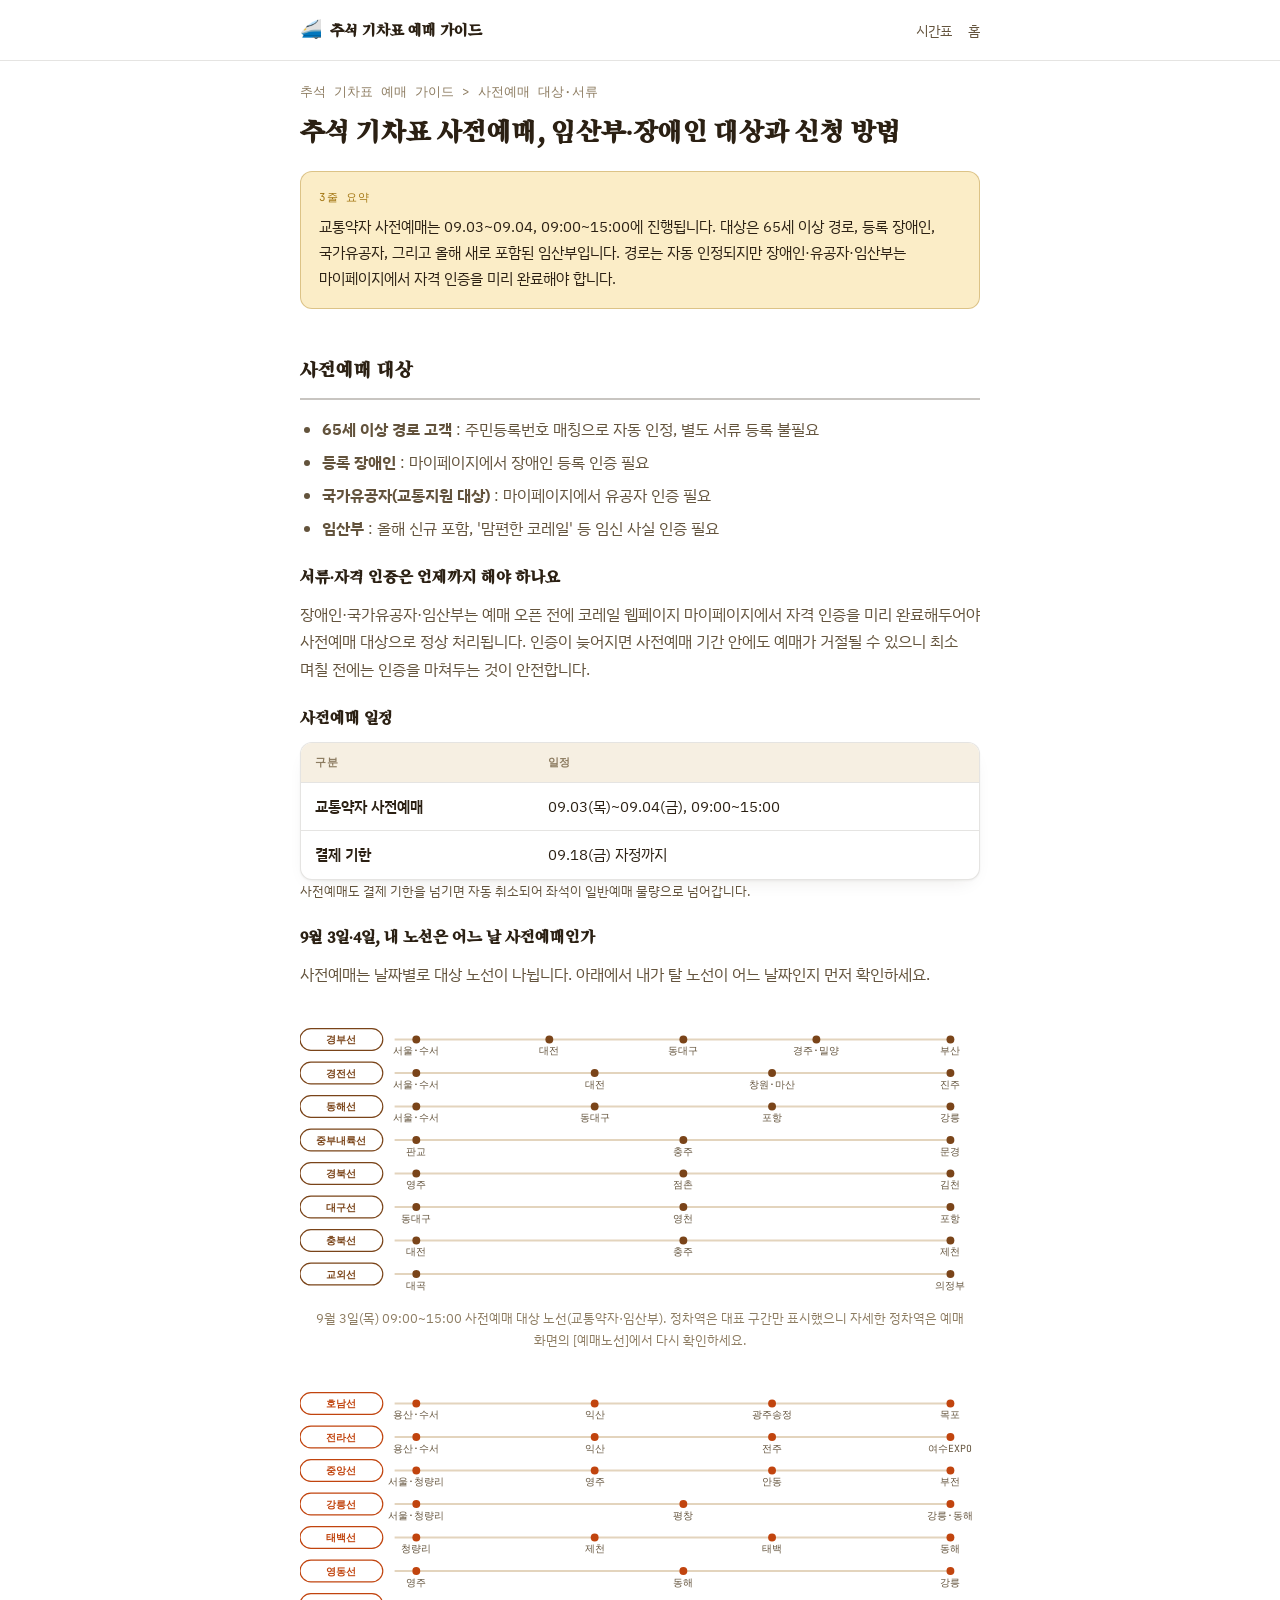
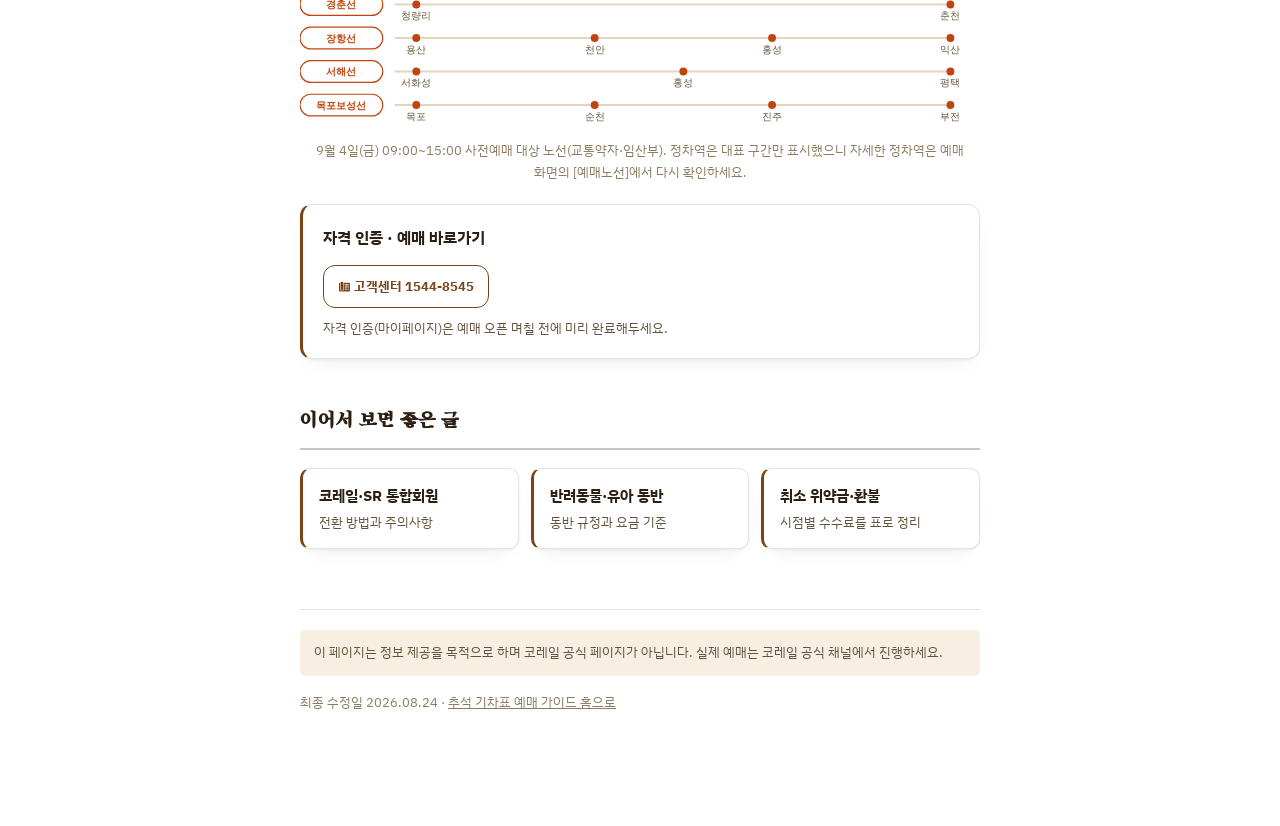
<file: priority-booking.html>
<!doctype html>
<html lang="ko">
<head>
<meta charset="UTF-8">
<meta name="viewport" content="width=device-width, initial-scale=1">
<title>추석 기차표 사전예매, 임산부·장애인 대상과 신청 방법</title>
<meta name="description" content="추석 기차표 교통약자 사전예매 대상, 일정, 임산부·장애인·국가유공자 서류 인증 방법을 정리했습니다.">
<link rel="canonical" href="https://ktx.zucca100.com/priority-booking">
<meta name="robots" content="index,follow">
<meta name="naver-site-verification" content="a7feb17b45eee95991f97860eff9dbf93d3845fe" />
<meta name="google-site-verification" content="ylRZwQXQH9ZVegPDqDJGKHanYBIwb2fDMD_NWF917FI" />
<meta name="theme-color" content="#7a4419">
<meta property="og:type" content="website">
<meta property="og:site_name" content="추석 기차표 예매 가이드">
<meta property="og:locale" content="ko_KR">
<meta property="og:title" content="추석 기차표 사전예매, 임산부·장애인 대상과 신청 방법">
<meta property="og:description" content="추석 기차표 교통약자 사전예매 대상, 일정, 임산부·장애인·국가유공자 서류 인증 방법을 정리했습니다.">
<meta property="og:url" content="https://ktx.zucca100.com/priority-booking">
<meta property="og:image" content="https://ktx.zucca100.com/assets/og-image.jpg">
<meta property="og:image:width" content="1200">
<meta property="og:image:height" content="630">
<meta property="og:image:alt" content="추석 기차표 예매 가이드">
<meta name="twitter:card" content="summary_large_image">
<meta name="twitter:title" content="추석 기차표 사전예매, 임산부·장애인 대상과 신청 방법">
<meta name="twitter:description" content="추석 기차표 교통약자 사전예매 대상, 일정, 임산부·장애인·국가유공자 서류 인증 방법을 정리했습니다.">
<meta name="twitter:image" content="https://ktx.zucca100.com/assets/og-image.jpg">
<link rel="icon" href="assets/favicon.svg" type="image/svg+xml">
<link rel="icon" href="assets/favicon.ico" sizes="any">
<link rel="apple-touch-icon" href="assets/apple-touch-icon.png">
<link rel="preconnect" href="https://fonts.googleapis.com">
<link rel="preconnect" href="https://fonts.gstatic.com" crossorigin>
<link href="https://fonts.googleapis.com/css2?family=Song+Myung&family=IBM+Plex+Sans+KR:wght@400;500;600;700&family=JetBrains+Mono:wght@400;600;700&display=swap" rel="stylesheet">
<link rel="stylesheet" href="assets/style.css">
<script src="assets/traffic-gate.js"></script>
</head>
<body>

<div class="topbar">
  <div class="topbar-inner">
    <a class="brand" href="/"><span class="flag">🚄</span>추석 기차표 예매 가이드</a>
    <nav><a href="timetable">시간표</a><a href="/">홈</a></nav>
  </div>
</div>

<div class="wrap">
  <div class="crumb"><a href="/">추석 기차표 예매 가이드</a> &gt; 사전예매 대상·서류</div>

  <div class="pagehead">
    <h1>추석 기차표 사전예매, 임산부·장애인 대상과 신청 방법</h1>
  </div>

  <div class="snippet">
    <span class="label">3줄 요약</span>
    교통약자 사전예매는 09.03~09.04, 09:00~15:00에 진행됩니다. 대상은 65세 이상 경로, 등록 장애인,
    국가유공자, 그리고 올해 새로 포함된 임산부입니다. 경로는 자동 인정되지만 장애인·유공자·임산부는
    마이페이지에서 자격 인증을 미리 완료해야 합니다.
  </div>

  <section class="block">
    <h2>사전예매 대상</h2>
    <ul>
      <li><strong>65세 이상 경로 고객</strong> : 주민등록번호 매칭으로 자동 인정, 별도 서류 등록 불필요</li>
      <li><strong>등록 장애인</strong> : 마이페이지에서 장애인 등록 인증 필요</li>
      <li><strong>국가유공자(교통지원 대상)</strong> : 마이페이지에서 유공자 인증 필요</li>
      <li><strong>임산부</strong> : 올해 신규 포함, '맘편한 코레일' 등 임신 사실 인증 필요</li>
    </ul>

    <h3>서류·자격 인증은 언제까지 해야 하나요</h3>
    <p>
      장애인·국가유공자·임산부는 예매 오픈 전에 코레일 웹페이지 마이페이지에서 자격 인증을 미리
      완료해두어야 사전예매 대상으로 정상 처리됩니다. 인증이 늦어지면 사전예매 기간 안에도 예매가 거절될
      수 있으니 최소 며칠 전에는 인증을 마쳐두는 것이 안전합니다.
    </p>

    <div class="ad-slot" data-paid-only>
      <span class="ad-label">광고</span>
      <ins class="adsbygoogle"
           style="display:block"
           data-ad-client="ca-pub-9196149361612087"
           data-ad-slot="8085639039"
           data-ad-format="auto"
           data-full-width-responsive="true"></ins>
      <script>
        if (document.documentElement.classList.contains('is-paid')) {
          (adsbygoogle = window.adsbygoogle || []).push({});
        }
      </script>
    </div>

    <h3>사전예매 일정</h3>
    <div class="tbl-wrap">
      <table class="facts">
        <thead><tr><th>구분</th><th>일정</th></tr></thead>
        <tbody>
          <tr><td class="label">교통약자 사전예매</td><td>09.03(목)~09.04(금), 09:00~15:00</td></tr>
          <tr><td class="label">결제 기한</td><td>09.18(금) 자정까지</td></tr>
        </tbody>
      </table>
    </div>
    <p style="font-size:13px;">사전예매도 결제 기한을 넘기면 자동 취소되어 좌석이 일반예매 물량으로 넘어갑니다.</p>

    <h3>9월 3일·4일, 내 노선은 어느 날 사전예매인가</h3>
    <p>사전예매는 날짜별로 대상 노선이 나뉩니다. 아래에서 내가 탈 노선이 어느 날짜인지 먼저 확인하세요.</p>

    <figure class="figure">
      <svg viewBox="0 0 690 300" role="img" aria-labelledby="pb3-title" xmlns="http://www.w3.org/2000/svg">
        <title id="pb3-title">9월 3일(목) 사전예매 대상 노선 8종: 경부선·경전선·동해선·중부내륙선·경북선·대구선·충북선·교외선</title>
        <g font-family="'JetBrains Mono',monospace">
          <g>
            <line x1="96" y1="34" x2="660" y2="34" stroke="#e3d4bd" stroke-width="2"/>
            <circle cx="118" cy="34" r="4" fill="#7a4419"/><circle cx="253" cy="34" r="4" fill="#7a4419"/><circle cx="389" cy="34" r="4" fill="#7a4419"/><circle cx="524" cy="34" r="4" fill="#7a4419"/><circle cx="660" cy="34" r="4" fill="#7a4419"/>
            <rect x="0" y="23" width="84" height="22" rx="11" fill="#fff" stroke="#7a4419" stroke-width="1.2"/>
            <text x="42" y="38" text-anchor="middle" font-size="10.5" font-weight="700" fill="#7a4419">경부선</text>
            <g text-anchor="middle" font-size="10" fill="#63533c">
              <text x="118" y="49">서울·수서</text><text x="253" y="49">대전</text><text x="389" y="49">동대구</text><text x="524" y="49">경주·밀양</text><text x="660" y="49">부산</text>
            </g>
          </g>
          <g>
            <line x1="96" y1="68" x2="660" y2="68" stroke="#e3d4bd" stroke-width="2"/>
            <circle cx="118" cy="68" r="4" fill="#7a4419"/><circle cx="299" cy="68" r="4" fill="#7a4419"/><circle cx="479" cy="68" r="4" fill="#7a4419"/><circle cx="660" cy="68" r="4" fill="#7a4419"/>
            <rect x="0" y="57" width="84" height="22" rx="11" fill="#fff" stroke="#7a4419" stroke-width="1.2"/>
            <text x="42" y="72" text-anchor="middle" font-size="10.5" font-weight="700" fill="#7a4419">경전선</text>
            <g text-anchor="middle" font-size="10" fill="#63533c">
              <text x="118" y="83">서울·수서</text><text x="299" y="83">대전</text><text x="479" y="83">창원·마산</text><text x="660" y="83">진주</text>
            </g>
          </g>
          <g>
            <line x1="96" y1="102" x2="660" y2="102" stroke="#e3d4bd" stroke-width="2"/>
            <circle cx="118" cy="102" r="4" fill="#7a4419"/><circle cx="299" cy="102" r="4" fill="#7a4419"/><circle cx="479" cy="102" r="4" fill="#7a4419"/><circle cx="660" cy="102" r="4" fill="#7a4419"/>
            <rect x="0" y="91" width="84" height="22" rx="11" fill="#fff" stroke="#7a4419" stroke-width="1.2"/>
            <text x="42" y="106" text-anchor="middle" font-size="10.5" font-weight="700" fill="#7a4419">동해선</text>
            <g text-anchor="middle" font-size="10" fill="#63533c">
              <text x="118" y="117">서울·수서</text><text x="299" y="117">동대구</text><text x="479" y="117">포항</text><text x="660" y="117">강릉</text>
            </g>
          </g>
          <g>
            <line x1="96" y1="136" x2="660" y2="136" stroke="#e3d4bd" stroke-width="2"/>
            <circle cx="118" cy="136" r="4" fill="#7a4419"/><circle cx="389" cy="136" r="4" fill="#7a4419"/><circle cx="660" cy="136" r="4" fill="#7a4419"/>
            <rect x="0" y="125" width="84" height="22" rx="11" fill="#fff" stroke="#7a4419" stroke-width="1.2"/>
            <text x="42" y="140" text-anchor="middle" font-size="10.5" font-weight="700" fill="#7a4419">중부내륙선</text>
            <g text-anchor="middle" font-size="10" fill="#63533c">
              <text x="118" y="151">판교</text><text x="389" y="151">충주</text><text x="660" y="151">문경</text>
            </g>
          </g>
          <g>
            <line x1="96" y1="170" x2="660" y2="170" stroke="#e3d4bd" stroke-width="2"/>
            <circle cx="118" cy="170" r="4" fill="#7a4419"/><circle cx="389" cy="170" r="4" fill="#7a4419"/><circle cx="660" cy="170" r="4" fill="#7a4419"/>
            <rect x="0" y="159" width="84" height="22" rx="11" fill="#fff" stroke="#7a4419" stroke-width="1.2"/>
            <text x="42" y="174" text-anchor="middle" font-size="10.5" font-weight="700" fill="#7a4419">경북선</text>
            <g text-anchor="middle" font-size="10" fill="#63533c">
              <text x="118" y="185">영주</text><text x="389" y="185">점촌</text><text x="660" y="185">김천</text>
            </g>
          </g>
          <g>
            <line x1="96" y1="204" x2="660" y2="204" stroke="#e3d4bd" stroke-width="2"/>
            <circle cx="118" cy="204" r="4" fill="#7a4419"/><circle cx="389" cy="204" r="4" fill="#7a4419"/><circle cx="660" cy="204" r="4" fill="#7a4419"/>
            <rect x="0" y="193" width="84" height="22" rx="11" fill="#fff" stroke="#7a4419" stroke-width="1.2"/>
            <text x="42" y="208" text-anchor="middle" font-size="10.5" font-weight="700" fill="#7a4419">대구선</text>
            <g text-anchor="middle" font-size="10" fill="#63533c">
              <text x="118" y="219">동대구</text><text x="389" y="219">영천</text><text x="660" y="219">포항</text>
            </g>
          </g>
          <g>
            <line x1="96" y1="238" x2="660" y2="238" stroke="#e3d4bd" stroke-width="2"/>
            <circle cx="118" cy="238" r="4" fill="#7a4419"/><circle cx="389" cy="238" r="4" fill="#7a4419"/><circle cx="660" cy="238" r="4" fill="#7a4419"/>
            <rect x="0" y="227" width="84" height="22" rx="11" fill="#fff" stroke="#7a4419" stroke-width="1.2"/>
            <text x="42" y="242" text-anchor="middle" font-size="10.5" font-weight="700" fill="#7a4419">충북선</text>
            <g text-anchor="middle" font-size="10" fill="#63533c">
              <text x="118" y="253">대전</text><text x="389" y="253">충주</text><text x="660" y="253">제천</text>
            </g>
          </g>
          <g>
            <line x1="96" y1="272" x2="660" y2="272" stroke="#e3d4bd" stroke-width="2"/>
            <circle cx="118" cy="272" r="4" fill="#7a4419"/><circle cx="660" cy="272" r="4" fill="#7a4419"/>
            <rect x="0" y="261" width="84" height="22" rx="11" fill="#fff" stroke="#7a4419" stroke-width="1.2"/>
            <text x="42" y="276" text-anchor="middle" font-size="10.5" font-weight="700" fill="#7a4419">교외선</text>
            <g text-anchor="middle" font-size="10" fill="#63533c">
              <text x="118" y="287">대곡</text><text x="660" y="287">의정부</text>
            </g>
          </g>
        </g>
      </svg>
      <figcaption>9월 3일(목) 09:00~15:00 사전예매 대상 노선(교통약자·임산부). 정차역은 대표 구간만 표시했으니 자세한 정차역은 예매 화면의 [예매노선]에서 다시 확인하세요.</figcaption>
    </figure>

    <figure class="figure">
      <svg viewBox="0 0 690 370" role="img" aria-labelledby="pb4-title" xmlns="http://www.w3.org/2000/svg">
        <title id="pb4-title">9월 4일(금) 사전예매 대상 노선 10종: 호남선·전라선·중앙선·강릉선·태백선·영동선·경춘선·장항선·서해선·목포보성선</title>
        <g font-family="'JetBrains Mono',monospace">
          <g>
            <line x1="96" y1="34" x2="660" y2="34" stroke="#e3d4bd" stroke-width="2"/>
            <circle cx="118" cy="34" r="4" fill="#c1440e"/><circle cx="299" cy="34" r="4" fill="#c1440e"/><circle cx="479" cy="34" r="4" fill="#c1440e"/><circle cx="660" cy="34" r="4" fill="#c1440e"/>
            <rect x="0" y="23" width="84" height="22" rx="11" fill="#fff" stroke="#c1440e" stroke-width="1.2"/>
            <text x="42" y="38" text-anchor="middle" font-size="10.5" font-weight="700" fill="#c1440e">호남선</text>
            <g text-anchor="middle" font-size="10" fill="#63533c">
              <text x="118" y="49">용산·수서</text><text x="299" y="49">익산</text><text x="479" y="49">광주송정</text><text x="660" y="49">목포</text>
            </g>
          </g>
          <g>
            <line x1="96" y1="68" x2="660" y2="68" stroke="#e3d4bd" stroke-width="2"/>
            <circle cx="118" cy="68" r="4" fill="#c1440e"/><circle cx="299" cy="68" r="4" fill="#c1440e"/><circle cx="479" cy="68" r="4" fill="#c1440e"/><circle cx="660" cy="68" r="4" fill="#c1440e"/>
            <rect x="0" y="57" width="84" height="22" rx="11" fill="#fff" stroke="#c1440e" stroke-width="1.2"/>
            <text x="42" y="72" text-anchor="middle" font-size="10.5" font-weight="700" fill="#c1440e">전라선</text>
            <g text-anchor="middle" font-size="10" fill="#63533c">
              <text x="118" y="83">용산·수서</text><text x="299" y="83">익산</text><text x="479" y="83">전주</text><text x="660" y="83">여수EXPO</text>
            </g>
          </g>
          <g>
            <line x1="96" y1="102" x2="660" y2="102" stroke="#e3d4bd" stroke-width="2"/>
            <circle cx="118" cy="102" r="4" fill="#c1440e"/><circle cx="299" cy="102" r="4" fill="#c1440e"/><circle cx="479" cy="102" r="4" fill="#c1440e"/><circle cx="660" cy="102" r="4" fill="#c1440e"/>
            <rect x="0" y="91" width="84" height="22" rx="11" fill="#fff" stroke="#c1440e" stroke-width="1.2"/>
            <text x="42" y="106" text-anchor="middle" font-size="10.5" font-weight="700" fill="#c1440e">중앙선</text>
            <g text-anchor="middle" font-size="10" fill="#63533c">
              <text x="118" y="117">서울·청량리</text><text x="299" y="117">영주</text><text x="479" y="117">안동</text><text x="660" y="117">부전</text>
            </g>
          </g>
          <g>
            <line x1="96" y1="136" x2="660" y2="136" stroke="#e3d4bd" stroke-width="2"/>
            <circle cx="118" cy="136" r="4" fill="#c1440e"/><circle cx="389" cy="136" r="4" fill="#c1440e"/><circle cx="660" cy="136" r="4" fill="#c1440e"/>
            <rect x="0" y="125" width="84" height="22" rx="11" fill="#fff" stroke="#c1440e" stroke-width="1.2"/>
            <text x="42" y="140" text-anchor="middle" font-size="10.5" font-weight="700" fill="#c1440e">강릉선</text>
            <g text-anchor="middle" font-size="10" fill="#63533c">
              <text x="118" y="151">서울·청량리</text><text x="389" y="151">평창</text><text x="660" y="151">강릉·동해</text>
            </g>
          </g>
          <g>
            <line x1="96" y1="170" x2="660" y2="170" stroke="#e3d4bd" stroke-width="2"/>
            <circle cx="118" cy="170" r="4" fill="#c1440e"/><circle cx="299" cy="170" r="4" fill="#c1440e"/><circle cx="479" cy="170" r="4" fill="#c1440e"/><circle cx="660" cy="170" r="4" fill="#c1440e"/>
            <rect x="0" y="159" width="84" height="22" rx="11" fill="#fff" stroke="#c1440e" stroke-width="1.2"/>
            <text x="42" y="174" text-anchor="middle" font-size="10.5" font-weight="700" fill="#c1440e">태백선</text>
            <g text-anchor="middle" font-size="10" fill="#63533c">
              <text x="118" y="185">청량리</text><text x="299" y="185">제천</text><text x="479" y="185">태백</text><text x="660" y="185">동해</text>
            </g>
          </g>
          <g>
            <line x1="96" y1="204" x2="660" y2="204" stroke="#e3d4bd" stroke-width="2"/>
            <circle cx="118" cy="204" r="4" fill="#c1440e"/><circle cx="389" cy="204" r="4" fill="#c1440e"/><circle cx="660" cy="204" r="4" fill="#c1440e"/>
            <rect x="0" y="193" width="84" height="22" rx="11" fill="#fff" stroke="#c1440e" stroke-width="1.2"/>
            <text x="42" y="208" text-anchor="middle" font-size="10.5" font-weight="700" fill="#c1440e">영동선</text>
            <g text-anchor="middle" font-size="10" fill="#63533c">
              <text x="118" y="219">영주</text><text x="389" y="219">동해</text><text x="660" y="219">강릉</text>
            </g>
          </g>
          <g>
            <line x1="96" y1="238" x2="660" y2="238" stroke="#e3d4bd" stroke-width="2"/>
            <circle cx="118" cy="238" r="4" fill="#c1440e"/><circle cx="660" cy="238" r="4" fill="#c1440e"/>
            <rect x="0" y="227" width="84" height="22" rx="11" fill="#fff" stroke="#c1440e" stroke-width="1.2"/>
            <text x="42" y="242" text-anchor="middle" font-size="10.5" font-weight="700" fill="#c1440e">경춘선</text>
            <g text-anchor="middle" font-size="10" fill="#63533c">
              <text x="118" y="253">청량리</text><text x="660" y="253">춘천</text>
            </g>
          </g>
          <g>
            <line x1="96" y1="272" x2="660" y2="272" stroke="#e3d4bd" stroke-width="2"/>
            <circle cx="118" cy="272" r="4" fill="#c1440e"/><circle cx="299" cy="272" r="4" fill="#c1440e"/><circle cx="479" cy="272" r="4" fill="#c1440e"/><circle cx="660" cy="272" r="4" fill="#c1440e"/>
            <rect x="0" y="261" width="84" height="22" rx="11" fill="#fff" stroke="#c1440e" stroke-width="1.2"/>
            <text x="42" y="276" text-anchor="middle" font-size="10.5" font-weight="700" fill="#c1440e">장항선</text>
            <g text-anchor="middle" font-size="10" fill="#63533c">
              <text x="118" y="287">용산</text><text x="299" y="287">천안</text><text x="479" y="287">홍성</text><text x="660" y="287">익산</text>
            </g>
          </g>
          <g>
            <line x1="96" y1="306" x2="660" y2="306" stroke="#e3d4bd" stroke-width="2"/>
            <circle cx="118" cy="306" r="4" fill="#c1440e"/><circle cx="389" cy="306" r="4" fill="#c1440e"/><circle cx="660" cy="306" r="4" fill="#c1440e"/>
            <rect x="0" y="295" width="84" height="22" rx="11" fill="#fff" stroke="#c1440e" stroke-width="1.2"/>
            <text x="42" y="310" text-anchor="middle" font-size="10.5" font-weight="700" fill="#c1440e">서해선</text>
            <g text-anchor="middle" font-size="10" fill="#63533c">
              <text x="118" y="321">서화성</text><text x="389" y="321">홍성</text><text x="660" y="321">평택</text>
            </g>
          </g>
          <g>
            <line x1="96" y1="340" x2="660" y2="340" stroke="#e3d4bd" stroke-width="2"/>
            <circle cx="118" cy="340" r="4" fill="#c1440e"/><circle cx="299" cy="340" r="4" fill="#c1440e"/><circle cx="479" cy="340" r="4" fill="#c1440e"/><circle cx="660" cy="340" r="4" fill="#c1440e"/>
            <rect x="0" y="329" width="84" height="22" rx="11" fill="#fff" stroke="#c1440e" stroke-width="1.2"/>
            <text x="42" y="344" text-anchor="middle" font-size="10.5" font-weight="700" fill="#c1440e">목포보성선</text>
            <g text-anchor="middle" font-size="10" fill="#63533c">
              <text x="118" y="355">목포</text><text x="299" y="355">순천</text><text x="479" y="355">진주</text><text x="660" y="355">부전</text>
            </g>
          </g>
        </g>
      </svg>
      <figcaption>9월 4일(금) 09:00~15:00 사전예매 대상 노선(교통약자·임산부). 정차역은 대표 구간만 표시했으니 자세한 정차역은 예매 화면의 [예매노선]에서 다시 확인하세요.</figcaption>
    </figure>

    <div class="card" style="margin-top:20px;">
      <strong>자격 인증 · 예매 바로가기</strong>
      <div class="btn-row">
        <a class="cta small" href="https://www.korail.com" rel="noopener noreferrer sponsored" data-paid-only>코레일 홈페이지에서 자격 인증</a>
        <a class="cta outline small" href="https://bt.korail.com/holiday/main" rel="noopener noreferrer sponsored" data-paid-only>예매 페이지 열기</a>
        <a class="cta outline small" href="tel:15448545">☎ 고객센터 1544-8545</a>
      </div>
      <p style="font-size:12.5px;margin:10px 0 0;">자격 인증(마이페이지)은 예매 오픈 며칠 전에 미리 완료해두세요.</p>
    </div>
  </section>


  <section class="block">
    <h2>이어서 보면 좋은 글</h2>
    <div class="grid">
      <a class="gcard" href="member-integration"><div class="t">코레일·SR 통합회원</div><div class="d">전환 방법과 주의사항</div></a>
      <a class="gcard" href="pet-child"><div class="t">반려동물·유아 동반</div><div class="d">동반 규정과 요금 기준</div></a>
      <a class="gcard" href="refund-penalty"><div class="t">취소 위약금·환불</div><div class="d">시점별 수수료를 표로 정리</div></a>
    </div>
  </section>

  <footer class="pagefoot">
    <div class="disclaimer">이 페이지는 정보 제공을 목적으로 하며 코레일 공식 페이지가 아닙니다. 실제 예매는 <a href="https://bt.korail.com/holiday/main" rel="noopener noreferrer sponsored" data-paid-only>코레일 공식 채널</a><span data-organic-only>코레일 공식 채널</span>에서 진행하세요.</div>
    <p>최종 수정일 2026.08.24 · <a href="/">추석 기차표 예매 가이드 홈으로</a></p>
  </footer>
</div>

</body>
</html>
</file>
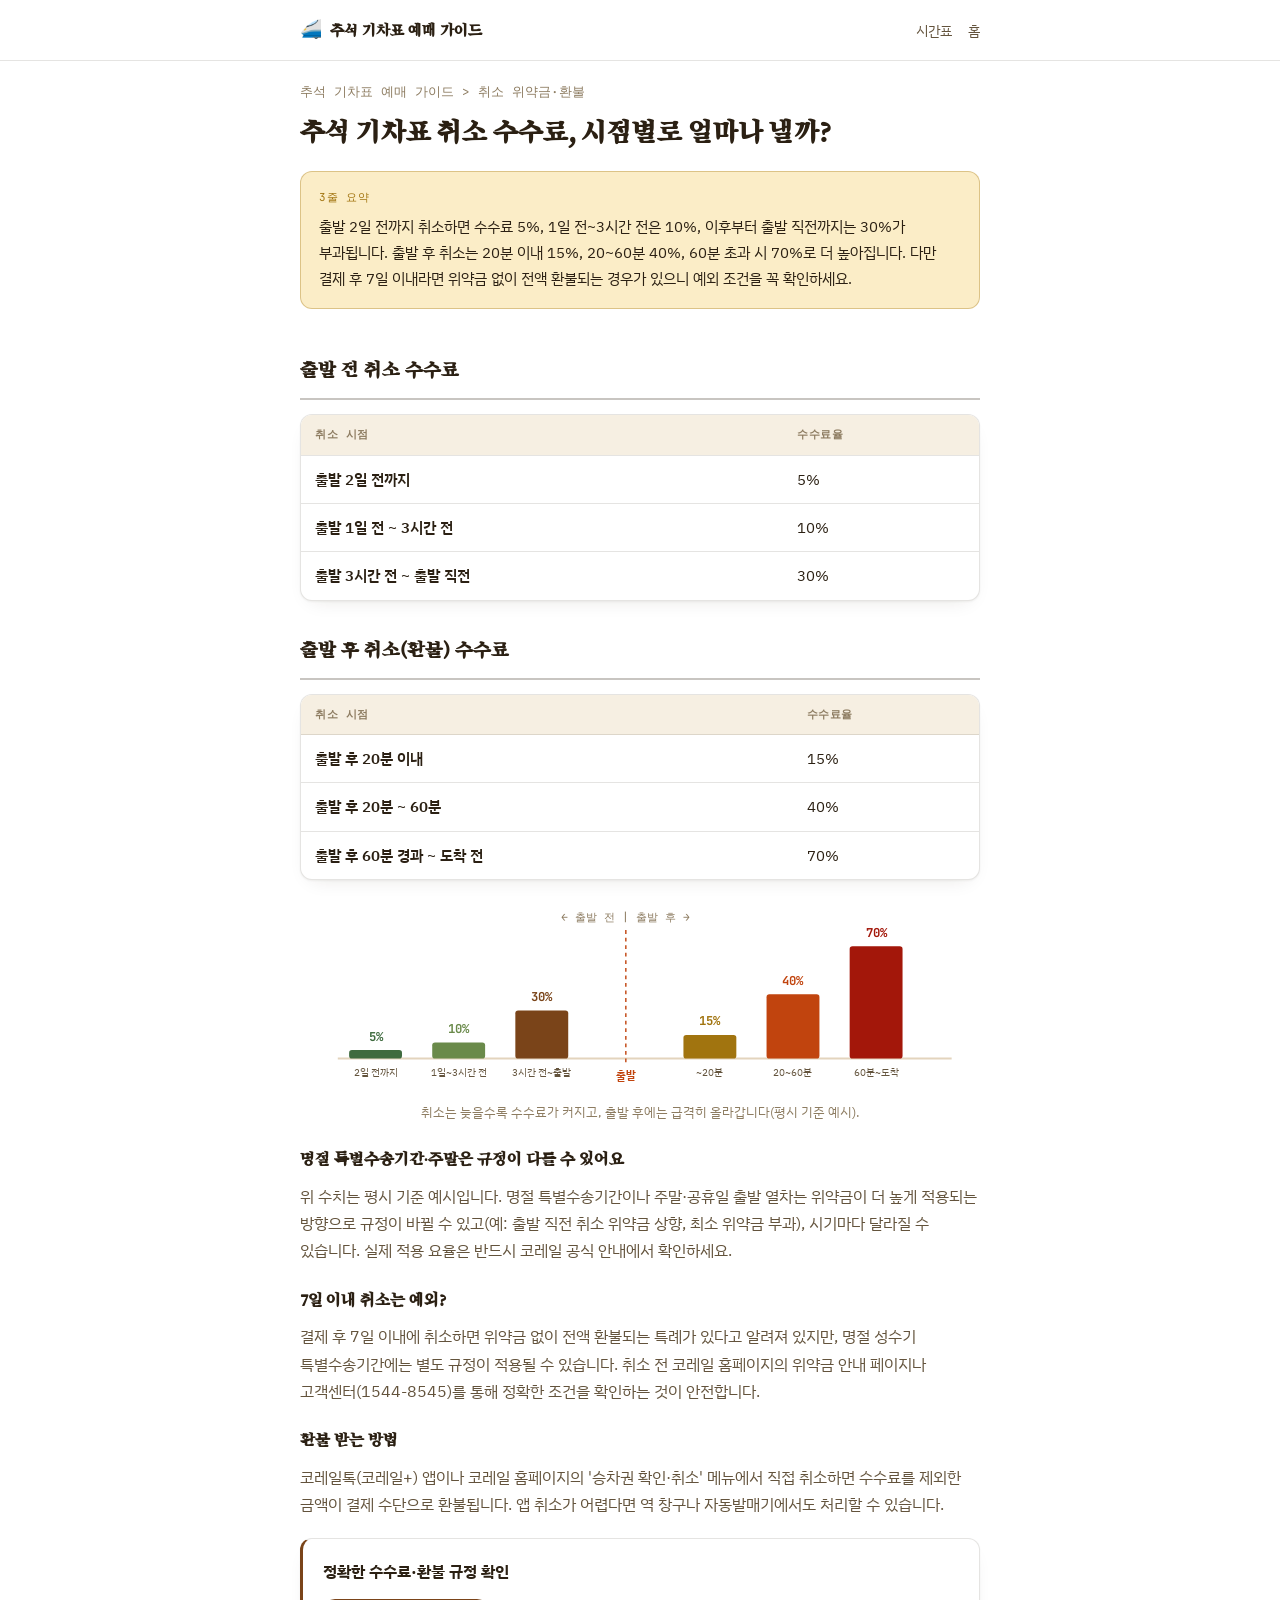
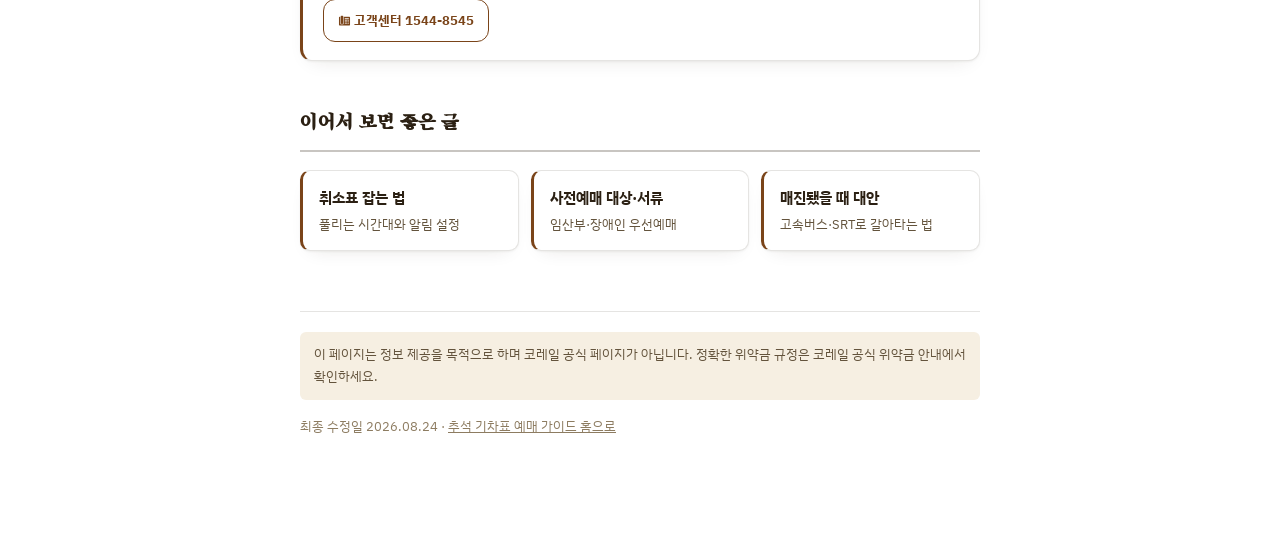
<file: refund-penalty.html>
<!doctype html>
<html lang="ko">
<head>
<meta charset="UTF-8">
<meta name="viewport" content="width=device-width, initial-scale=1">
<title>추석 기차표 취소 수수료, 시점별로 얼마나 낼까?</title>
<meta name="description" content="추석 기차표 취소 위약금과 환불 규정을 출발 전·후 시점별로 표로 정리했습니다.">
<link rel="canonical" href="https://ktx.zucca100.com/refund-penalty">
<meta name="robots" content="index,follow">
<meta name="naver-site-verification" content="a7feb17b45eee95991f97860eff9dbf93d3845fe" />
<meta name="google-site-verification" content="ylRZwQXQH9ZVegPDqDJGKHanYBIwb2fDMD_NWF917FI" />
<meta name="theme-color" content="#7a4419">
<meta property="og:type" content="website">
<meta property="og:site_name" content="추석 기차표 예매 가이드">
<meta property="og:locale" content="ko_KR">
<meta property="og:title" content="추석 기차표 취소 수수료, 시점별로 얼마나 낼까?">
<meta property="og:description" content="추석 기차표 취소 위약금과 환불 규정을 출발 전·후 시점별로 표로 정리했습니다.">
<meta property="og:url" content="https://ktx.zucca100.com/refund-penalty">
<meta property="og:image" content="https://ktx.zucca100.com/assets/og-image.jpg">
<meta property="og:image:width" content="1200">
<meta property="og:image:height" content="630">
<meta property="og:image:alt" content="추석 기차표 예매 가이드">
<meta name="twitter:card" content="summary_large_image">
<meta name="twitter:title" content="추석 기차표 취소 수수료, 시점별로 얼마나 낼까?">
<meta name="twitter:description" content="추석 기차표 취소 위약금과 환불 규정을 출발 전·후 시점별로 표로 정리했습니다.">
<meta name="twitter:image" content="https://ktx.zucca100.com/assets/og-image.jpg">
<link rel="icon" href="assets/favicon.svg" type="image/svg+xml">
<link rel="icon" href="assets/favicon.ico" sizes="any">
<link rel="apple-touch-icon" href="assets/apple-touch-icon.png">
<link rel="preconnect" href="https://fonts.googleapis.com">
<link rel="preconnect" href="https://fonts.gstatic.com" crossorigin>
<link href="https://fonts.googleapis.com/css2?family=Song+Myung&family=IBM+Plex+Sans+KR:wght@400;500;600;700&family=JetBrains+Mono:wght@400;600;700&display=swap" rel="stylesheet">
<link rel="stylesheet" href="assets/style.css">
<script src="assets/traffic-gate.js"></script>
</head>
<body>

<div class="topbar">
  <div class="topbar-inner">
    <a class="brand" href="/"><span class="flag">🚄</span>추석 기차표 예매 가이드</a>
    <nav><a href="timetable">시간표</a><a href="/">홈</a></nav>
  </div>
</div>

<div class="wrap">
  <div class="crumb"><a href="/">추석 기차표 예매 가이드</a> &gt; 취소 위약금·환불</div>

  <div class="pagehead">
    <h1>추석 기차표 취소 수수료, 시점별로 얼마나 낼까?</h1>
  </div>

  <div class="snippet">
    <span class="label">3줄 요약</span>
    출발 2일 전까지 취소하면 수수료 5%, 1일 전~3시간 전은 10%, 이후부터 출발 직전까지는 30%가 부과됩니다.
    출발 후 취소는 20분 이내 15%, 20~60분 40%, 60분 초과 시 70%로 더 높아집니다. 다만 결제 후 7일
    이내라면 위약금 없이 전액 환불되는 경우가 있으니 예외 조건을 꼭 확인하세요.
  </div>

  <section class="block">
    <h2>출발 전 취소 수수료</h2>
    <div class="tbl-wrap">
      <table class="facts">
        <thead><tr><th>취소 시점</th><th>수수료율</th></tr></thead>
        <tbody>
          <tr><td class="label">출발 2일 전까지</td><td>5%</td></tr>
          <tr><td class="label">출발 1일 전 ~ 3시간 전</td><td>10%</td></tr>
          <tr><td class="label">출발 3시간 전 ~ 출발 직전</td><td>30%</td></tr>
        </tbody>
      </table>
    </div>

    <h2 style="margin-top:32px;">출발 후 취소(환불) 수수료</h2>
    <div class="tbl-wrap">
      <table class="facts">
        <thead><tr><th>취소 시점</th><th>수수료율</th></tr></thead>
        <tbody>
          <tr><td class="label">출발 후 20분 이내</td><td>15%</td></tr>
          <tr><td class="label">출발 후 20분 ~ 60분</td><td>40%</td></tr>
          <tr><td class="label">출발 후 60분 경과 ~ 도착 전</td><td>70%</td></tr>
        </tbody>
      </table>
    </div>

    <figure class="figure">
      <svg viewBox="0 0 720 210" role="img" aria-labelledby="fee-title" xmlns="http://www.w3.org/2000/svg">
        <title id="fee-title">취소 시점별 수수료율: 출발 2일 전 5%, 1일~3시간 전 10%, 3시간 전~출발 30%, 출발 후 20분 이내 15%, 20~60분 40%, 60분~도착 70%</title>
        <line x1="40" y1="170" x2="690" y2="170" stroke="#e3d4bd" stroke-width="2"/>
        <text x="345" y="24" text-anchor="middle" font-size="12" fill="#8d7c61" font-family="'JetBrains Mono',monospace">← 출발 전            |            출발 후 →</text>
        <line x1="345" y1="34" x2="345" y2="176" stroke="#c1440e" stroke-width="1.5" stroke-dasharray="4 4"/>
        <text x="345" y="192" text-anchor="middle" font-size="12" font-weight="700" fill="#c1440e">출발</text>
        <g text-anchor="middle" font-family="'IBM Plex Sans KR',sans-serif">
          <g><rect x="52" y="161" width="56" height="9" rx="3" fill="#3f6b3f"/><text x="80" y="151" font-size="13" font-weight="700" fill="#3f6b3f" font-family="'JetBrains Mono',monospace">5%</text><text x="80" y="188" font-size="11" fill="#63533c">2일 전까지</text></g>
          <g><rect x="140" y="153" width="56" height="17" rx="3" fill="#6a8a4a"/><text x="168" y="143" font-size="13" font-weight="700" fill="#6a8a4a" font-family="'JetBrains Mono',monospace">10%</text><text x="168" y="188" font-size="11" fill="#63533c">1일~3시간 전</text></g>
          <g><rect x="228" y="119" width="56" height="51" rx="3" fill="#7a4419"/><text x="256" y="109" font-size="13" font-weight="700" fill="#7a4419" font-family="'JetBrains Mono',monospace">30%</text><text x="256" y="188" font-size="11" fill="#63533c">3시간 전~출발</text></g>
          <g><rect x="406" y="145" width="56" height="25" rx="3" fill="#a1740f"/><text x="434" y="135" font-size="13" font-weight="700" fill="#a1740f" font-family="'JetBrains Mono',monospace">15%</text><text x="434" y="188" font-size="11" fill="#63533c">~20분</text></g>
          <g><rect x="494" y="102" width="56" height="68" rx="3" fill="#c1440e"/><text x="522" y="92" font-size="13" font-weight="700" fill="#c1440e" font-family="'JetBrains Mono',monospace">40%</text><text x="522" y="188" font-size="11" fill="#63533c">20~60분</text></g>
          <g><rect x="582" y="51" width="56" height="119" rx="3" fill="#a3170a"/><text x="610" y="41" font-size="13" font-weight="700" fill="#a3170a" font-family="'JetBrains Mono',monospace">70%</text><text x="610" y="188" font-size="11" fill="#63533c">60분~도착</text></g>
        </g>
      </svg>
      <figcaption>취소는 늦을수록 수수료가 커지고, 출발 후에는 급격히 올라갑니다(평시 기준 예시).</figcaption>
    </figure>

    <div class="ad-slot" data-paid-only>
      <span class="ad-label">광고</span>
      <ins class="adsbygoogle"
           style="display:block"
           data-ad-client="ca-pub-9196149361612087"
           data-ad-slot="8085639039"
           data-ad-format="auto"
           data-full-width-responsive="true"></ins>
      <script>
        if (document.documentElement.classList.contains('is-paid')) {
          (adsbygoogle = window.adsbygoogle || []).push({});
        }
      </script>
    </div>

    <h3>명절 특별수송기간·주말은 규정이 다를 수 있어요</h3>
    <p>
      위 수치는 평시 기준 예시입니다. 명절 특별수송기간이나 주말·공휴일 출발 열차는 위약금이 더 높게
      적용되는 방향으로 규정이 바뀔 수 있고(예: 출발 직전 취소 위약금 상향, 최소 위약금 부과), 시기마다
      달라질 수 있습니다. 실제 적용 요율은 반드시 코레일 공식 안내에서 확인하세요.
    </p>

    <h3>7일 이내 취소는 예외?</h3>
    <p>
      결제 후 7일 이내에 취소하면 위약금 없이 전액 환불되는 특례가 있다고 알려져 있지만, 명절 성수기
      특별수송기간에는 별도 규정이 적용될 수 있습니다. 취소 전 코레일 홈페이지의 위약금 안내 페이지나
      고객센터(1544-8545)를 통해 정확한 조건을 확인하는 것이 안전합니다.
    </p>

    <h3>환불 받는 방법</h3>
    <p>
      코레일톡(코레일+) 앱이나 코레일 홈페이지의 '승차권 확인·취소' 메뉴에서 직접 취소하면 수수료를
      제외한 금액이 결제 수단으로 환불됩니다. 앱 취소가 어렵다면 역 창구나 자동발매기에서도 처리할 수
      있습니다.
    </p>

    <div class="card" style="margin-top:20px;">
      <strong>정확한 수수료·환불 규정 확인</strong>
      <div class="btn-row">
        <a class="cta small" href="https://m.letskorail.com/mbt/m_penalty.html" rel="noopener noreferrer sponsored" data-paid-only>코레일 위약금 공식 안내 보기</a>
        <a class="cta outline small" href="tel:15448545">☎ 고객센터 1544-8545</a>
      </div>
    </div>
  </section>


  <section class="block">
    <h2>이어서 보면 좋은 글</h2>
    <div class="grid">
      <a class="gcard" href="cancel-ticket"><div class="t">취소표 잡는 법</div><div class="d">풀리는 시간대와 알림 설정</div></a>
      <a class="gcard" href="priority-booking"><div class="t">사전예매 대상·서류</div><div class="d">임산부·장애인 우선예매</div></a>
      <a class="gcard" href="alternative-transport"><div class="t">매진됐을 때 대안</div><div class="d">고속버스·SRT로 갈아타는 법</div></a>
    </div>
  </section>

  <footer class="pagefoot">
    <div class="disclaimer">이 페이지는 정보 제공을 목적으로 하며 코레일 공식 페이지가 아닙니다. 정확한 위약금 규정은 <a href="https://m.letskorail.com/mbt/m_penalty.html" rel="noopener noreferrer sponsored" data-paid-only>코레일 공식 위약금 안내</a><span data-organic-only>코레일 공식 위약금 안내</span>에서 확인하세요.</div>
    <p>최종 수정일 2026.08.24 · <a href="/">추석 기차표 예매 가이드 홈으로</a></p>
  </footer>
</div>

</body>
</html>
</file>
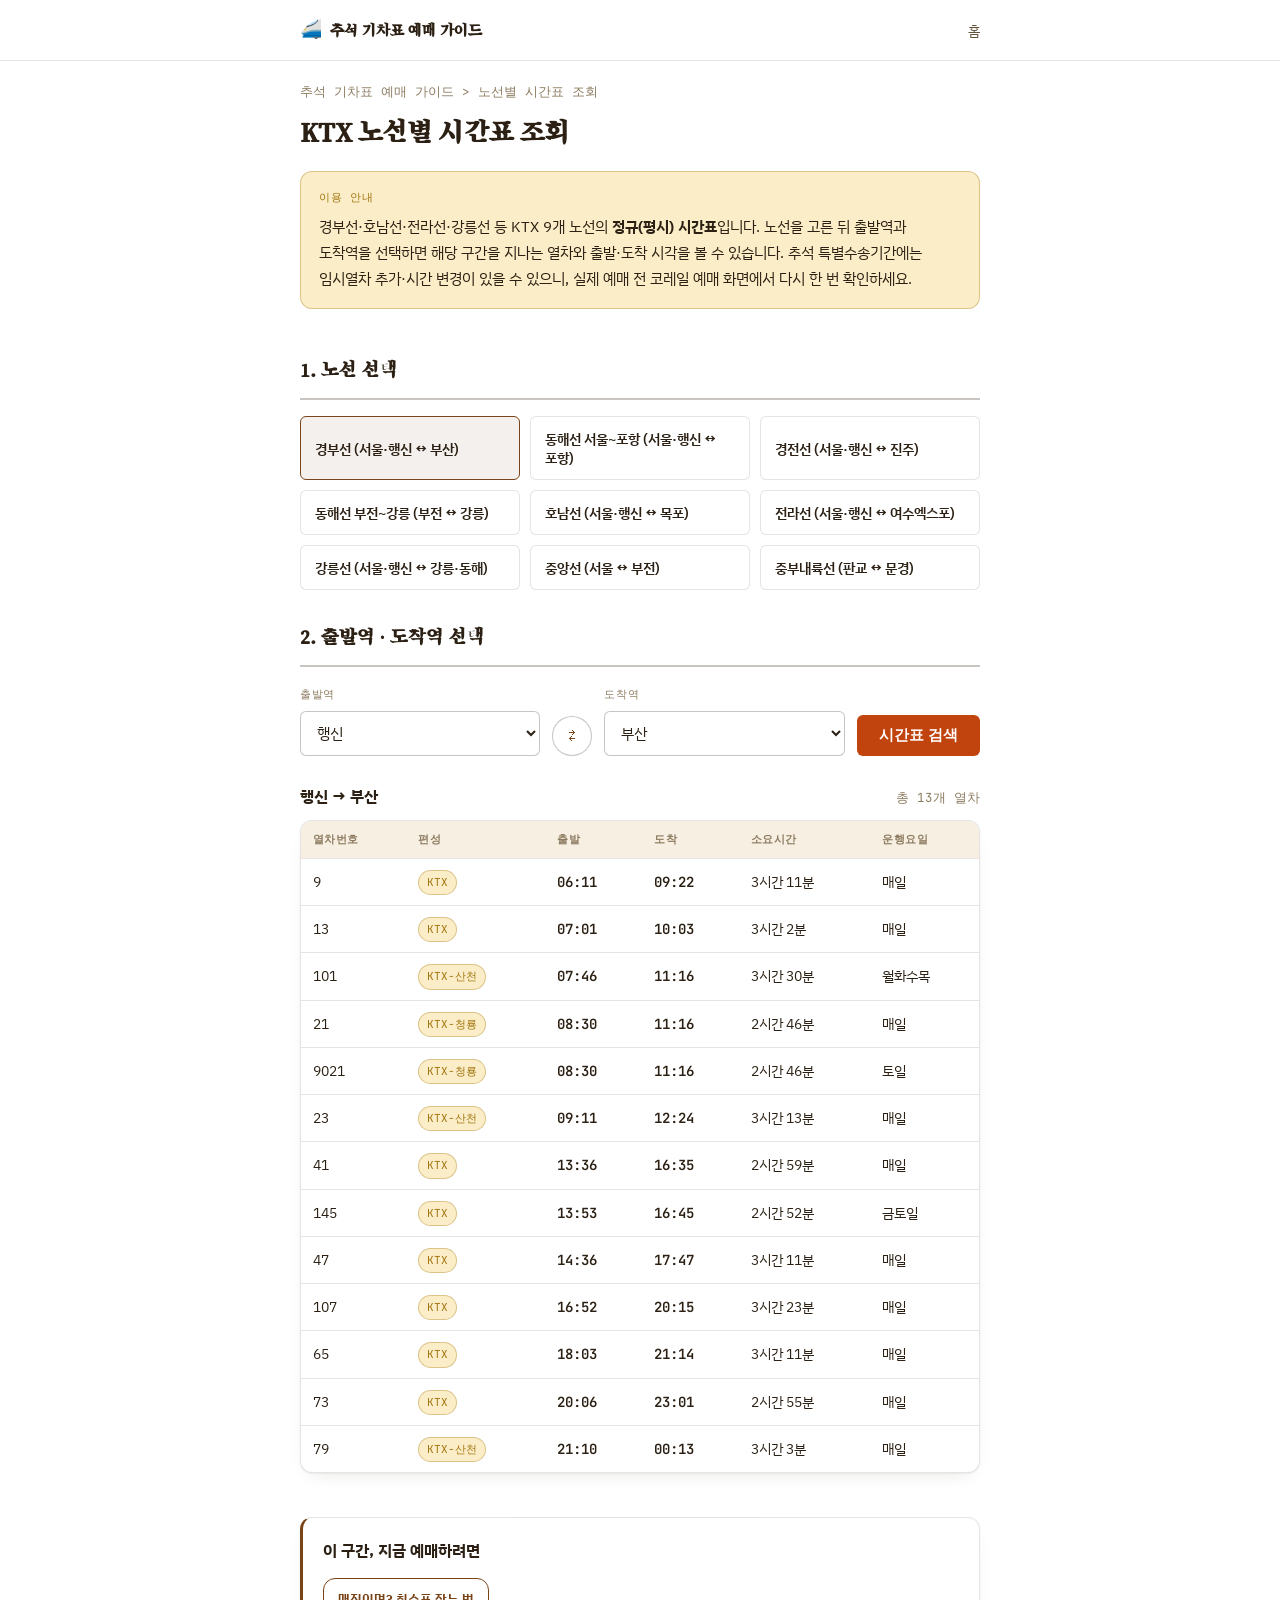
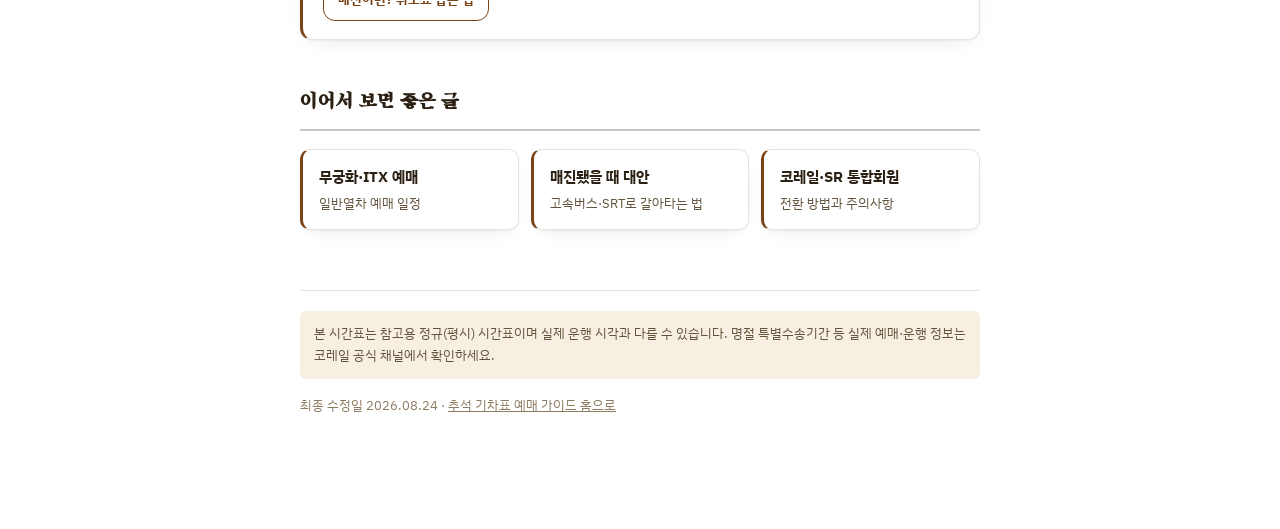
<file: timetable.html>
<!doctype html>
<html lang="ko">
<head>
<meta charset="UTF-8">
<meta name="viewport" content="width=device-width, initial-scale=1">
<title>KTX 노선별 시간표 조회 | 경부선·호남선·강릉선 등 9개 노선</title>
<meta name="description" content="경부선, 호남선, 전라선, 강릉선 등 KTX 9개 노선의 정규 시간표를 출발역·도착역으로 검색해 확인할 수 있습니다.">
<link rel="canonical" href="https://ktx.zucca100.com/timetable">
<meta name="robots" content="index,follow">
<meta name="naver-site-verification" content="a7feb17b45eee95991f97860eff9dbf93d3845fe" />
<meta name="google-site-verification" content="ylRZwQXQH9ZVegPDqDJGKHanYBIwb2fDMD_NWF917FI" />
<meta name="theme-color" content="#7a4419">
<meta property="og:type" content="website">
<meta property="og:site_name" content="추석 기차표 예매 가이드">
<meta property="og:locale" content="ko_KR">
<meta property="og:title" content="KTX 노선별 시간표 조회">
<meta property="og:description" content="경부선, 호남선, 전라선, 강릉선 등 KTX 9개 노선의 정규 시간표를 출발역·도착역으로 검색해 확인할 수 있습니다.">
<meta property="og:url" content="https://ktx.zucca100.com/timetable">
<meta property="og:image" content="https://ktx.zucca100.com/assets/og-image.jpg">
<meta property="og:image:width" content="1200">
<meta property="og:image:height" content="630">
<meta property="og:image:alt" content="추석 기차표 예매 가이드">
<meta name="twitter:card" content="summary_large_image">
<meta name="twitter:title" content="KTX 노선별 시간표 조회">
<meta name="twitter:description" content="경부선, 호남선, 전라선, 강릉선 등 KTX 9개 노선의 정규 시간표를 출발역·도착역으로 검색해 확인할 수 있습니다.">
<meta name="twitter:image" content="https://ktx.zucca100.com/assets/og-image.jpg">
<link rel="icon" href="assets/favicon.svg" type="image/svg+xml">
<link rel="icon" href="assets/favicon.ico" sizes="any">
<link rel="apple-touch-icon" href="assets/apple-touch-icon.png">
<link rel="preconnect" href="https://fonts.googleapis.com">
<link rel="preconnect" href="https://fonts.gstatic.com" crossorigin>
<link href="https://fonts.googleapis.com/css2?family=Song+Myung&family=IBM+Plex+Sans+KR:wght@400;500;600;700&family=JetBrains+Mono:wght@400;600;700&display=swap" rel="stylesheet">
<link rel="stylesheet" href="assets/style.css">
<script src="assets/traffic-gate.js"></script>
<style>
  .field{display:flex;flex-direction:column;gap:6px;flex:1 1 160px;}
  .field label{font-family:var(--font-mono);font-size:11px;letter-spacing:0.05em;text-transform:uppercase;color:var(--ink-faint);}
  .field select{
    font-family:var(--font-body);font-size:14.5px;padding:10px 12px;border-radius:6px;
    border:1px solid var(--border-strong);background:var(--paper-raised);color:var(--ink);
  }
  .searchbar{display:flex;flex-wrap:wrap;gap:12px;align-items:flex-end;margin:18px 0 6px;}
  .swap-btn{
    flex:0 0 auto;width:40px;height:40px;border-radius:50%;border:1px solid var(--border-strong);
    background:var(--paper-raised);color:var(--rail);font-size:16px;cursor:pointer;align-self:flex-end;
  }
  .searchbtn{
    flex:0 0 auto;background:var(--persimmon);color:#fff;font-weight:700;border:none;
    padding:11px 22px;border-radius:6px;font-size:14.5px;cursor:pointer;align-self:flex-end;
  }
  .resulthead{display:flex;justify-content:space-between;align-items:baseline;margin:26px 0 10px;flex-wrap:wrap;gap:8px;}
  .resulthead h3{margin:0;font-size:16px;font-family:var(--font-body);font-weight:700;}
  .resultcount{font-family:var(--font-mono);font-size:12.5px;color:var(--ink-faint);}
  table.tt{width:100%;border-collapse:collapse;font-size:14px;min-width:520px;}
  table.tt th{
    text-align:left;font-family:var(--font-mono);font-size:11px;letter-spacing:0.04em;text-transform:uppercase;
    color:var(--ink-faint);background:var(--paper-sunk);padding:9px 12px;border-bottom:1px solid var(--border);position:sticky;top:0;
  }
  table.tt td{padding:10px 12px;border-bottom:1px solid var(--border);white-space:nowrap;}
  table.tt tr:last-child td{border-bottom:none;}
  table.tt td.time{font-family:var(--font-mono);font-weight:600;}
  .formation-badge{
    display:inline-block;font-size:11px;padding:2px 8px;border-radius:100px;
    background:var(--moon-bg);color:var(--moon);border:1px solid color-mix(in srgb, var(--moon) 35%, transparent);
    font-family:var(--font-mono);
  }
  .empty-msg{padding:24px;text-align:center;color:var(--ink-faint);font-size:14px;border:1px dashed var(--border-strong);border-radius:6px;}
  .linegrid{display:grid;grid-template-columns:repeat(auto-fit,minmax(220px,1fr));gap:10px;margin:16px 0 8px;}
  .linegrid button{
    text-align:left;background:var(--paper-raised);border:1px solid var(--border);border-radius:6px;
    padding:12px 14px;cursor:pointer;font-family:var(--font-body);color:var(--ink);font-size:13.5px;font-weight:600;
  }
  .linegrid button:hover{border-color:var(--rail);}
  .linegrid button.active{border-color:var(--rail);background:color-mix(in srgb, var(--rail) 8%, var(--paper-raised));}
</style>
</head>
<body>

<div class="topbar">
  <div class="topbar-inner">
    <a class="brand" href="/"><span class="flag">🚄</span>추석 기차표 예매 가이드</a>
    <nav><a href="/">홈</a></nav>
  </div>
</div>

<div class="wrap">
  <div class="crumb"><a href="/">추석 기차표 예매 가이드</a> &gt; 노선별 시간표 조회</div>

  <div class="pagehead">
    <h1>KTX 노선별 시간표 조회</h1>
  </div>

  <div class="snippet">
    <span class="label">이용 안내</span>
    경부선·호남선·전라선·강릉선 등 KTX 9개 노선의 <strong>정규(평시) 시간표</strong>입니다. 노선을 고른 뒤
    출발역과 도착역을 선택하면 해당 구간을 지나는 열차와 출발·도착 시각을 볼 수 있습니다. 추석 특별수송기간에는
    임시열차 추가·시간 변경이 있을 수 있으니, 실제 예매 전 코레일 예매 화면에서 다시 한 번 확인하세요.
  </div>

  <section class="block">
    <h2>1. 노선 선택</h2>
    <div class="linegrid" id="lineGrid"></div>

    <h2 style="margin-top:30px;">2. 출발역 · 도착역 선택</h2>
    <div class="searchbar">
      <div class="field">
        <label>출발역</label>
        <select id="fromStation"></select>
      </div>
      <button class="swap-btn" id="swapBtn" type="button" title="출발·도착 바꾸기">⇄</button>
      <div class="field">
        <label>도착역</label>
        <select id="toStation"></select>
      </div>
      <button class="searchbtn" id="searchBtn" type="button">시간표 검색</button>
    </div>

    <div class="resulthead">
      <h3 id="resultTitle">역을 선택하고 검색해보세요</h3>
      <span class="resultcount" id="resultCount"></span>
    </div>
    <div class="tbl-wrap" id="resultWrap" style="display:none;">
      <table class="tt" id="resultTable">
        <thead><tr><th>열차번호</th><th>편성</th><th>출발</th><th>도착</th><th>소요시간</th><th>운행요일</th></tr></thead>
        <tbody id="resultBody"></tbody>
      </table>
    </div>
    <div class="empty-msg" id="emptyMsg" style="display:none;"></div>
  </section>


  <section class="block">
    <div class="card">
      <strong>이 구간, 지금 예매하려면</strong>
      <div class="btn-row">
        <a class="cta small" href="https://bt.korail.com/holiday/main" rel="noopener noreferrer sponsored" data-paid-only>코레일 명절 예매 페이지 열기</a>
        <a class="cta outline small" href="cancel-ticket">매진이면? 취소표 잡는 법</a>
      </div>
    </div>
  </section>

  <section class="block">
    <h2>이어서 보면 좋은 글</h2>
    <div class="grid">
      <a class="gcard" href="general-train"><div class="t">무궁화·ITX 예매</div><div class="d">일반열차 예매 일정</div></a>
      <a class="gcard" href="alternative-transport"><div class="t">매진됐을 때 대안</div><div class="d">고속버스·SRT로 갈아타는 법</div></a>
      <a class="gcard" href="member-integration"><div class="t">코레일·SR 통합회원</div><div class="d">전환 방법과 주의사항</div></a>
    </div>
  </section>

  <footer class="pagefoot">
    <div class="disclaimer">본 시간표는 참고용 정규(평시) 시간표이며 실제 운행 시각과 다를 수 있습니다. 명절 특별수송기간 등 실제 예매·운행 정보는 <a href="https://bt.korail.com/holiday/main" rel="noopener noreferrer sponsored" data-paid-only>코레일 공식 채널</a><span data-organic-only>코레일 공식 채널</span>에서 확인하세요.</div>
    <p>최종 수정일 2026.08.24 · <a href="/">추석 기차표 예매 가이드 홈으로</a></p>
  </footer>
</div>

<script src="assets/timetable-data.js"></script>
<script>
(function(){
  var lineKeys = Object.keys(KTX_TIMETABLE);
  var currentLine = lineKeys[0];

  var lineGrid = document.getElementById('lineGrid');
  var fromSel = document.getElementById('fromStation');
  var toSel = document.getElementById('toStation');

  function renderLineGrid(){
    lineGrid.innerHTML = '';
    lineKeys.forEach(function(key){
      var btn = document.createElement('button');
      btn.type = 'button';
      btn.textContent = KTX_TIMETABLE[key].label;
      btn.className = (key === currentLine) ? 'active' : '';
      btn.addEventListener('click', function(){
        currentLine = key;
        renderLineGrid();
        populateStations();
        clearResults();
      });
      lineGrid.appendChild(btn);
    });
  }

  function populateStations(){
    var stations = KTX_TIMETABLE[currentLine].stations_down;
    fromSel.innerHTML = '';
    toSel.innerHTML = '';
    stations.forEach(function(name, i){
      var o1 = document.createElement('option'); o1.value = name; o1.textContent = name;
      var o2 = document.createElement('option'); o2.value = name; o2.textContent = name;
      fromSel.appendChild(o1);
      toSel.appendChild(o2);
    });
    fromSel.selectedIndex = 0;
    toSel.selectedIndex = stations.length - 1;
  }

  function findRoute(lineData, from, to){
    var sD = lineData.stations_down, sU = lineData.stations_up;
    var iDF = sD.indexOf(from), iDT = sD.indexOf(to);
    if(iDF >= 0 && iDT >= 0 && iDF < iDT){
      return {trains: lineData.trains_down, iFrom: iDF, iTo: iDT};
    }
    var iUF = sU.indexOf(from), iUT = sU.indexOf(to);
    if(iUF >= 0 && iUT >= 0 && iUF < iUT){
      return {trains: lineData.trains_up, iFrom: iUF, iTo: iUT};
    }
    return null;
  }

  function toMinutes(hhmm){
    var p = hhmm.split(':');
    return parseInt(p[0],10)*60 + parseInt(p[1],10);
  }

  function duration(t1, t2){
    var m = toMinutes(t2) - toMinutes(t1);
    if(m < 0) m += 24*60;
    var h = Math.floor(m/60), mm = m % 60;
    return (h>0 ? h+'시간 ':'') + mm + '분';
  }

  function clearResults(){
    document.getElementById('resultWrap').style.display = 'none';
    document.getElementById('emptyMsg').style.display = 'none';
    document.getElementById('resultTitle').textContent = '역을 선택하고 검색해보세요';
    document.getElementById('resultCount').textContent = '';
  }

  function doSearch(){
    var from = fromSel.value, to = toSel.value;
    var titleEl = document.getElementById('resultTitle');
    var countEl = document.getElementById('resultCount');
    var wrapEl = document.getElementById('resultWrap');
    var emptyEl = document.getElementById('emptyMsg');
    var body = document.getElementById('resultBody');

    if(from === to){
      wrapEl.style.display = 'none';
      emptyEl.style.display = 'block';
      emptyEl.textContent = '출발역과 도착역이 같습니다. 다른 역을 선택해주세요.';
      titleEl.textContent = from + ' → ' + to;
      countEl.textContent = '';
      return;
    }

    var route = findRoute(KTX_TIMETABLE[currentLine], from, to);
    titleEl.textContent = from + ' → ' + to;

    if(!route){
      wrapEl.style.display = 'none';
      emptyEl.style.display = 'block';
      emptyEl.textContent = '이 노선에서는 ' + from + ' → ' + to + ' 방향으로 운행하는 열차 정보가 없습니다. 출발·도착역을 바꿔서 다시 검색해보세요.';
      countEl.textContent = '';
      return;
    }

    var rows = [];
    route.trains.forEach(function(t){
      var t1 = t.times[route.iFrom], t2 = t.times[route.iTo];
      if(t1 && t2){
        rows.push({no:t.no, formation:t.formation, dep:t1, arr:t2, note:t.note});
      }
    });
    rows.sort(function(a,b){ return toMinutes(a.dep) - toMinutes(b.dep); });

    if(rows.length === 0){
      wrapEl.style.display = 'none';
      emptyEl.style.display = 'block';
      emptyEl.textContent = '두 역에 모두 정차하는 열차가 없습니다. (일부 KTX는 중소역을 무정차 통과합니다)';
      countEl.textContent = '';
      return;
    }

    body.innerHTML = '';
    rows.forEach(function(r){
      var tr = document.createElement('tr');
      tr.innerHTML =
        '<td>' + r.no + '</td>' +
        '<td><span class="formation-badge">' + r.formation + '</span></td>' +
        '<td class="time">' + r.dep + '</td>' +
        '<td class="time">' + r.arr + '</td>' +
        '<td>' + duration(r.dep, r.arr) + '</td>' +
        '<td>' + (r.note || '-') + '</td>';
      body.appendChild(tr);
    });
    emptyEl.style.display = 'none';
    wrapEl.style.display = 'block';
    countEl.textContent = '총 ' + rows.length + '개 열차';
  }

  document.getElementById('searchBtn').addEventListener('click', doSearch);
  document.getElementById('swapBtn').addEventListener('click', function(){
    var f = fromSel.value;
    fromSel.value = toSel.value;
    toSel.value = f;
  });

  renderLineGrid();
  populateStations();
  doSearch();
})();
</script>

</body>
</html>
</file>
<file: assets/style.css>
/* 추석 기차표 예매 가이드 - shared stylesheet */

:root{
  --paper:#ffffff;
  --paper-raised:#ffffff;
  --paper-sunk:#f6efe2;
  --ink:#2b2013;
  --ink-soft:#63533c;
  --ink-faint:#8d7c61;
  --rail:#7a4419;
  --rail-soft:#a06a34;
  --persimmon:#c1440e;
  --persimmon-soft:#f6e3d4;
  --moon:#a1740f;
  --moon-bg:#fbedc7;
  --border:rgba(43,32,19,0.12);
  --border-strong:rgba(43,32,19,0.26);
  --good:#3f6b3f;
  --shadow:0 1px 2px rgba(43,32,19,0.05), 0 8px 20px -12px rgba(43,32,19,0.16);
  --font-display:'Song Myung','Nanum Myeongjo',serif;
  --font-body:'IBM Plex Sans KR',-apple-system,BlinkMacSystemFont,'Malgun Gothic',sans-serif;
  --font-mono:'JetBrains Mono',ui-monospace,SFMono-Regular,Menlo,monospace;
}

*{box-sizing:border-box;}
html{-webkit-text-size-adjust:100%;}
body{
  margin:0;
  background:var(--paper);
  color:var(--ink);
  font-family:var(--font-body);
  line-height:1.75;
  font-size:16px;
  -webkit-font-smoothing:antialiased;
  word-break:keep-all;
  overflow-wrap:break-word;
}
@media (prefers-reduced-motion: reduce){
  *{animation-duration:0.001ms !important; animation-iteration-count:1 !important; transition-duration:0.001ms !important;}
}
a{color:var(--rail);}
h1,h2,h3{font-family:var(--font-display);text-wrap:balance;font-weight:700;color:var(--ink);}
code,.mono{font-family:var(--font-mono);}
table{font-variant-numeric:tabular-nums;}
img{max-width:100%;}

.wrap{max-width:720px;margin:0 auto;padding:0 20px 100px;}

/* top bar */
.topbar{
  border-bottom:1px solid var(--border);
  background:var(--paper-raised);
}
.topbar-inner{
  max-width:720px;margin:0 auto;padding:14px 20px;
  display:flex;align-items:center;justify-content:space-between;gap:12px;
}
.brand{
  display:flex;align-items:center;gap:8px;
  font-family:var(--font-display);font-weight:700;font-size:16px;color:var(--ink);
  text-decoration:none;
}
.brand .flag{font-size:18px;}
.topbar nav a{
  font-size:13.5px;color:var(--ink-soft);text-decoration:none;margin-left:16px;
}
.topbar nav a:hover{color:var(--rail);}

/* breadcrumb */
.crumb{font-family:var(--font-mono);font-size:12.5px;color:var(--ink-faint);margin:20px 0 6px;}
.crumb a{color:var(--ink-faint);text-decoration:none;}
.crumb a:hover{color:var(--rail);}

/* hero */
.hero{
  margin:16px 0 32px;
  background-image:
    radial-gradient(circle at 1px 1px, color-mix(in srgb, var(--rail) 14%, transparent) 1.5px, transparent 0),
    linear-gradient(160deg,var(--moon-bg),var(--paper-raised));
  background-size:20px 20px, 100% 100%;
  color:var(--ink);
  border:1px solid var(--border);
  border-radius:8px;
  padding:34px 28px;
  box-shadow:var(--shadow);
}
.hero .eyebrow{font-family:var(--font-mono);font-size:12px;letter-spacing:0.08em;text-transform:uppercase;color:var(--persimmon);font-weight:700;}
.hero h1{font-size:clamp(24px,5vw,32px);margin:10px 0 8px;line-height:1.3;color:var(--ink);}
.hero p{margin:0 0 16px;color:var(--ink-soft);font-size:15px;max-width:48ch;}
.hero-tags{display:flex;flex-wrap:wrap;gap:8px;margin:0 0 18px;}
.tag{
  display:inline-flex;align-items:center;gap:6px;
  background:var(--paper-raised);border:1px solid var(--border-strong);
  color:var(--ink-soft);font-size:12.5px;font-weight:600;
  padding:6px 12px;border-radius:999px;
}
.dday{
  display:inline-flex;align-items:baseline;gap:8px;
  background:var(--paper-raised);border:1px solid var(--border-strong);
  padding:8px 14px;border-radius:6px;font-family:var(--font-mono);font-size:14px;margin-bottom:16px;
}
.dday b{font-size:22px;color:var(--persimmon);}
.cta{
  display:inline-block;background:var(--persimmon);color:#fff;font-weight:700;
  padding:12px 20px;border-radius:6px;text-decoration:none;font-size:14.5px;
}
.cta:hover{filter:brightness(1.06);}
.cta.on-dark.secondary{
  background:var(--paper-raised);border:1.5px solid var(--border-strong);color:var(--rail);
}
.cta.on-dark.secondary:hover{background:var(--paper-sunk);}
.cta.outline{
  background:transparent;border:1.5px solid var(--rail);color:var(--rail);
}
.cta.outline:hover{background:color-mix(in srgb, var(--rail) 8%, transparent);}
.cta.small{padding:9px 14px;font-size:13px;}
.btn-row{display:flex;flex-wrap:wrap;gap:10px;margin-top:14px;}

/* quicklinks bar */
.quicklinks{
  display:flex;flex-wrap:wrap;gap:10px;margin:0 0 30px;
}
.quicklinks a{
  flex:1 1 auto;min-width:140px;text-align:center;
  background:var(--paper-raised);border:1px solid var(--border);border-radius:6px;
  padding:10px 12px;text-decoration:none;font-size:13px;font-weight:600;color:var(--ink);
  box-shadow:var(--shadow);
}
.quicklinks a .ic{margin-right:5px;}
.quicklinks a:hover{border-color:var(--rail);color:var(--rail);}

/* page h1 for sub pages (non-hero) */
.pagehead h1{font-size:clamp(22px,4.4vw,28px);margin:6px 0 14px;}

/* snippet summary box */
.snippet{
  background:var(--moon-bg);
  border:1px solid color-mix(in srgb, var(--moon) 35%, transparent);
  border-radius:6px;padding:16px 18px;margin:0 0 28px;font-size:15px;
}
.snippet .label{display:block;font-family:var(--font-mono);font-size:11px;letter-spacing:0.06em;text-transform:uppercase;color:var(--moon);margin-bottom:6px;}

/* sections */
section.block{margin:44px 0;}
.block h2{font-size:20px;margin:0 0 14px;padding-bottom:10px;border-bottom:2px solid var(--border-strong);}
.block h3{font-size:16.5px;margin:22px 0 8px;}
.block p{margin:0 0 14px;color:var(--ink-soft);font-size:15.5px;}
.block ul,.block ol{padding-left:22px;color:var(--ink-soft);font-size:15.5px;}
.block li{margin-bottom:6px;}

.card{
  background:var(--paper-raised);border:1px solid var(--border);border-left:3px solid var(--rail);
  border-radius:4px;padding:18px 20px;box-shadow:var(--shadow);
}
.card.warn{border-left-color:var(--persimmon);}

/* fact table */
.tbl-wrap{overflow-x:auto;border:1px solid var(--border);border-radius:6px;background:var(--paper-raised);box-shadow:var(--shadow);}
table.facts{width:100%;border-collapse:collapse;font-size:14.5px;min-width:480px;}
table.facts th{
  text-align:left;font-family:var(--font-mono);font-size:11px;letter-spacing:0.05em;text-transform:uppercase;
  color:var(--ink-faint);background:var(--paper-sunk);padding:10px 14px;border-bottom:1px solid var(--border);
}
table.facts td{padding:11px 14px;border-bottom:1px solid var(--border);vertical-align:top;}
table.facts tr:last-child td{border-bottom:none;}
table.facts td.label{font-weight:600;white-space:nowrap;color:var(--ink);}
table.facts td.note{color:var(--ink-soft);font-size:13.5px;}

/* 3-step guide */
.steps{display:flex;flex-direction:column;gap:14px;margin:18px 0;}
.step{position:relative;display:flex;gap:14px;align-items:flex-start;background:var(--paper-raised);border:1px solid var(--border);border-radius:6px;padding:14px 16px;}
.step .n{flex:0 0 auto;width:28px;height:28px;border-radius:50%;background:var(--rail);color:#fff;font-family:var(--font-mono);font-size:13px;display:flex;align-items:center;justify-content:center;position:relative;z-index:1;}
.step .t{font-weight:700;font-size:15px;margin-bottom:2px;}
.step .d{font-size:13.5px;color:var(--ink-soft);}
.step:not(:last-child)::after{
  content:"";position:absolute;left:29px;top:100%;width:2px;height:14px;
  background:var(--border-strong);
}

/* related grid */
.grid{display:grid;grid-template-columns:repeat(auto-fit,minmax(200px,1fr));gap:12px;margin:18px 0;}
.gcard{
  display:block;background:var(--paper-raised);border:1px solid var(--border);border-left:3px solid var(--rail);border-radius:6px;
  padding:14px 16px;text-decoration:none;box-shadow:var(--shadow);
}
.gcard .gi{
  display:inline-flex;align-items:center;justify-content:center;
  width:30px;height:30px;border-radius:8px;background:var(--paper-sunk);
  font-size:15px;margin-bottom:8px;
}
.gcard .t{font-weight:700;font-size:14.5px;color:var(--ink);margin-bottom:4px;}
.gcard .d{font-size:12.5px;color:var(--ink-soft);}
.gcard:hover{border-color:var(--rail);}

/* faq */
.faq details{
  background:var(--paper-raised);border:1px solid var(--border);border-radius:6px;
  padding:0;margin-bottom:8px;overflow:hidden;
}
.faq summary{
  cursor:pointer;padding:13px 16px;font-weight:600;font-size:14.5px;list-style:none;
  display:flex;justify-content:space-between;align-items:center;
}
.faq summary::-webkit-details-marker{display:none;}
.faq summary::after{content:"+";font-family:var(--font-mono);color:var(--ink-faint);display:inline-block;}
.faq .a{padding:0 16px 14px;font-size:14px;color:var(--ink-soft);}

/* footer */
footer.pagefoot{
  margin-top:60px;padding-top:20px;border-top:1px solid var(--border);
  color:var(--ink-faint);font-size:12.5px;
}
footer.pagefoot a{color:var(--ink-faint);}
footer.pagefoot .disclaimer{
  background:var(--paper-sunk);border-radius:6px;padding:12px 14px;margin-bottom:16px;font-size:12.5px;color:var(--ink-soft);
}

/* modern touches: softer radius, motion */
@keyframes heroIn{
  from{opacity:0;transform:translateY(14px);}
  to{opacity:1;transform:translateY(0);}
}
.hero{
  border-radius:18px;
  animation:heroIn 0.7s cubic-bezier(.22,.9,.32,1) both;
}
.dday,.cta,.tbl-wrap,.snippet,.faq details,.card{border-radius:12px;}
.gcard,.quicklinks a,.step{border-radius:10px;}

a{transition:color 0.15s ease;}

a:focus-visible,summary:focus-visible,.gcard:focus-visible,.quicklinks a:focus-visible{
  outline:2px solid var(--persimmon);outline-offset:2px;border-radius:4px;
}
.cta:focus-visible{outline:2px solid var(--ink);outline-offset:3px;}

.cta{transition:transform 0.18s cubic-bezier(.22,.9,.32,1), box-shadow 0.18s ease, filter 0.18s ease;}
.cta:hover{transform:translateY(-2px);box-shadow:0 10px 20px -10px color-mix(in srgb, var(--persimmon) 55%, transparent);}
.cta:active{transform:translateY(0);}
.cta.on-dark.secondary:hover,.cta.outline:hover{transform:translateY(-2px);box-shadow:var(--shadow);}

.gcard,.quicklinks a,.card,.step{transition:transform 0.18s cubic-bezier(.22,.9,.32,1), box-shadow 0.18s ease, border-color 0.18s ease;}
.gcard:hover{transform:translateY(-3px);box-shadow:0 14px 26px -14px rgba(43,32,19,0.24);}
.quicklinks a:hover{transform:translateY(-2px);}
.step:hover{border-color:var(--border-strong);box-shadow:var(--shadow);}

table.facts tbody tr{transition:background-color 0.12s ease;}
table.facts tbody tr:hover{background:var(--paper-sunk);}

.faq summary{transition:background-color 0.15s ease;}
.faq summary:hover{background:var(--paper-sunk);}
.faq summary::after{transition:transform 0.2s ease;}
.faq details[open] summary::after{transform:rotate(45deg);}

@media (max-width:560px){
  .wrap{padding:0 16px 80px;}
  .hero{padding:26px 20px;}

  /* stack fact tables into label/value/note cards instead of horizontal scroll */
  .tbl-wrap{border:none;box-shadow:none;background:transparent;overflow:visible;}
  table.facts{min-width:0;}
  table.facts thead{
    position:absolute;width:1px;height:1px;padding:0;margin:-1px;overflow:hidden;
    clip:rect(0,0,0,0);white-space:nowrap;border:0;
  }
  table.facts,table.facts tbody,table.facts tr,table.facts td{display:block;width:100%;}
  table.facts tr{
    background:var(--paper-raised);border:1px solid var(--border);border-left:3px solid var(--rail);
    border-radius:8px;box-shadow:var(--shadow);margin-bottom:10px;padding:12px 14px;
  }
  table.facts tr:last-child{margin-bottom:0;}
  table.facts td{border-bottom:none;padding:3px 0;white-space:normal;}
  table.facts td.label{
    font-family:var(--font-mono);font-size:11px;letter-spacing:0.04em;text-transform:uppercase;
    color:var(--ink-faint);font-weight:600;
  }
  table.facts td:not(.label):not(.note){font-size:15px;color:var(--ink);font-weight:600;}
  table.facts td.note{font-size:13px;padding-top:2px;}
}

/* ── 트래픽 소스 게이팅 (assets/traffic-gate.js) ──
   기본 숨김 = 다이렉트/심사 화면(CTA·앱링크 비노출). html.is-paid(유료 광고 유입)에서만 노출.
   래퍼의 원래 display(flex)를 명시적으로 되살린다(revert는 author 값이 아니라 UA 값으로 돌아가므로 안 씀). */
[data-paid-only]{display:none !important;}
html.is-paid .btn-row[data-paid-only],
html.is-paid .quicklinks[data-paid-only]{display:flex !important;}
html.is-paid .quicklinks a[data-paid-only]{display:block !important;}
html.is-paid a.cta[data-paid-only]{display:inline-block !important;}
/* 본문 안내문 속 인라인 링크(예: disclaimer의 "코레일 공식 채널")도 CTA와 동일하게 게이팅.
   유료 유입엔 클릭 가능한 링크를, 다이렉트/오가닉엔 같은 문구를 링크 없는 텍스트로 노출해
   문장이 어색하게 끊기지 않도록 한다. */
html.is-paid .disclaimer a[data-paid-only],
html.is-paid a.inline-link[data-paid-only]{display:inline !important;}

/* 본문 인콘텐츠 광고 슬롯 — 유료 유입에서만 노출(다이렉트/오가닉엔 광고 자체가 없음).
   버튼(.btn-row)과 최소 한 단락 이상 떨어진, 콘텐츠 사이 자연스러운 전환 지점에만 배치한다. */
.ad-slot{margin:32px 0;text-align:center;min-height:100px;}
.ad-slot .ad-label{
  display:block;font-family:var(--font-mono);font-size:10px;letter-spacing:0.08em;
  text-transform:uppercase;color:var(--ink-faint);margin-bottom:8px;
}
html.is-paid .ad-slot[data-paid-only]{display:block !important;}
[data-organic-only]{display:inline;}
html.is-paid [data-organic-only]{display:none !important;}

/* 인포그래픽 SVG 공통 (원본 제작, 가을톤) */
.figure{margin:18px 0;}
.figure svg{width:100%;height:auto;display:block;}
.figure figcaption{font-size:12.5px;color:var(--ink-faint);margin-top:6px;text-align:center;}
</file>
